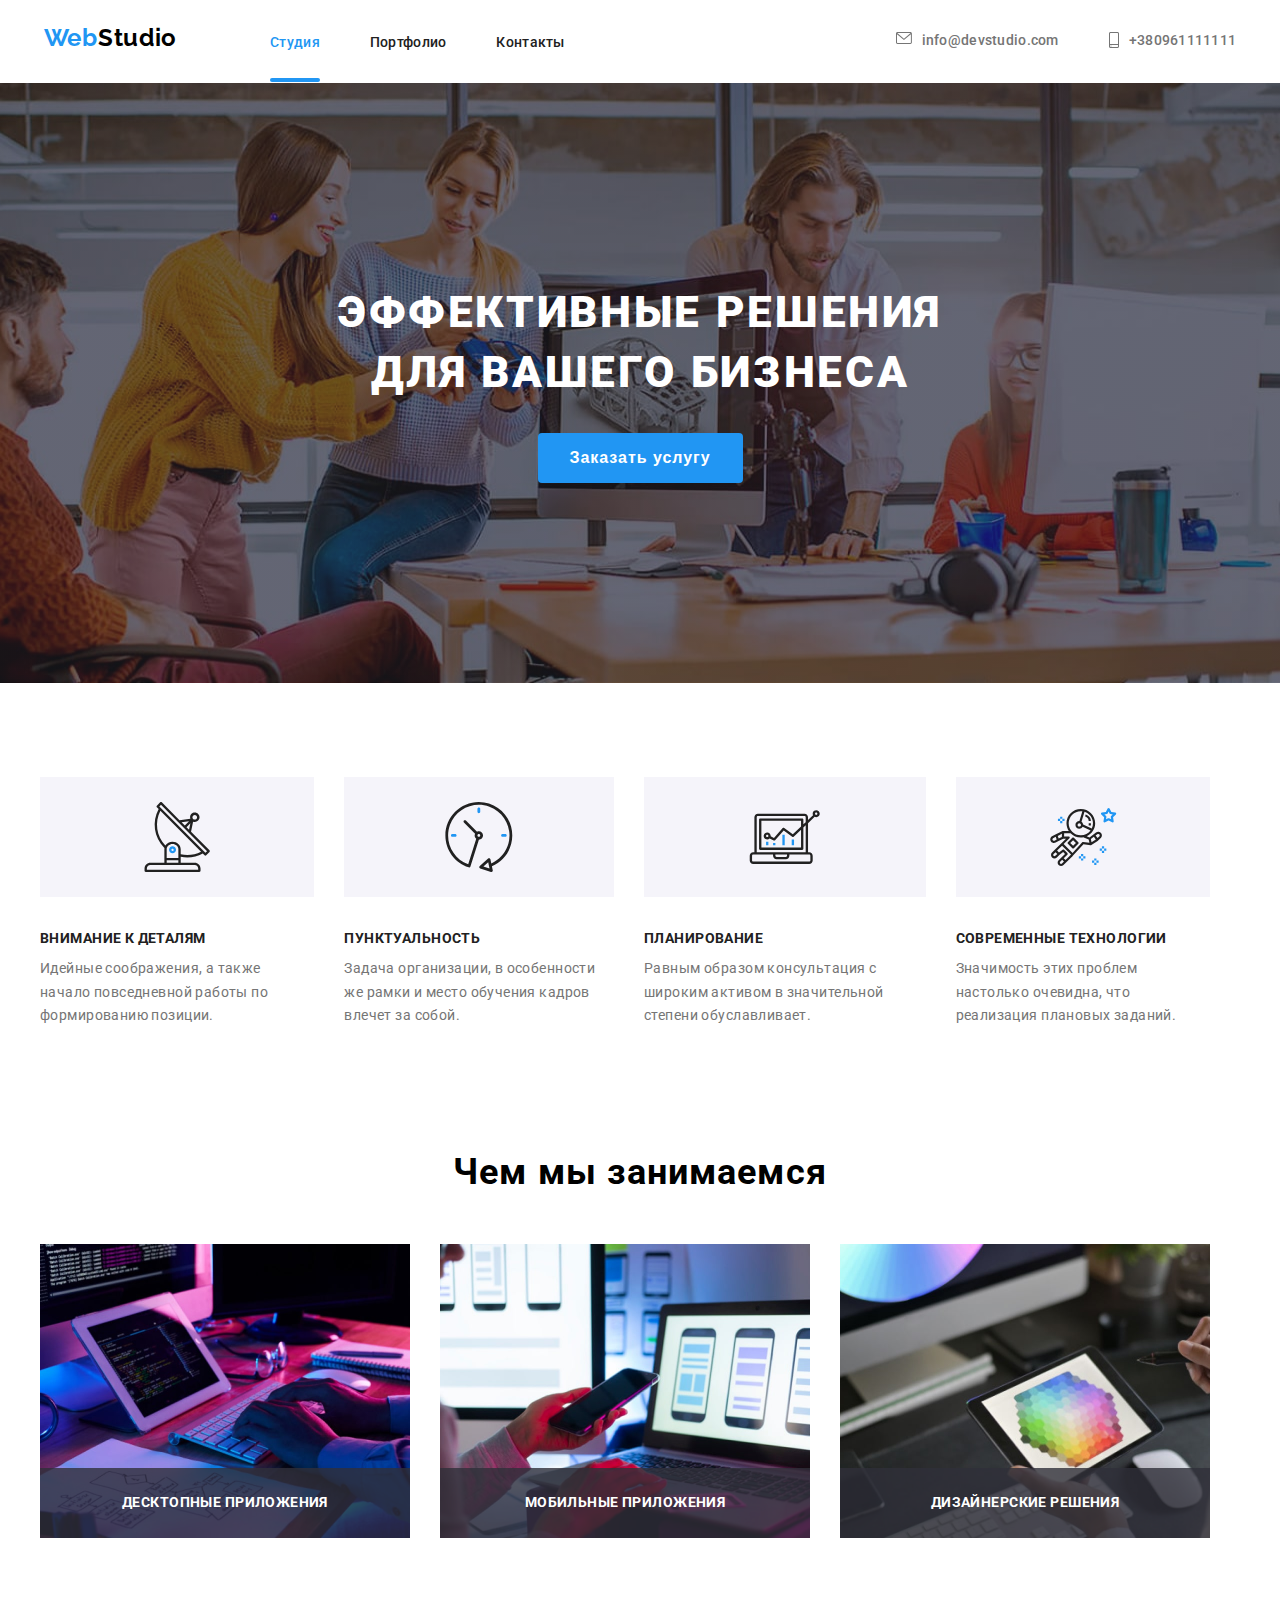
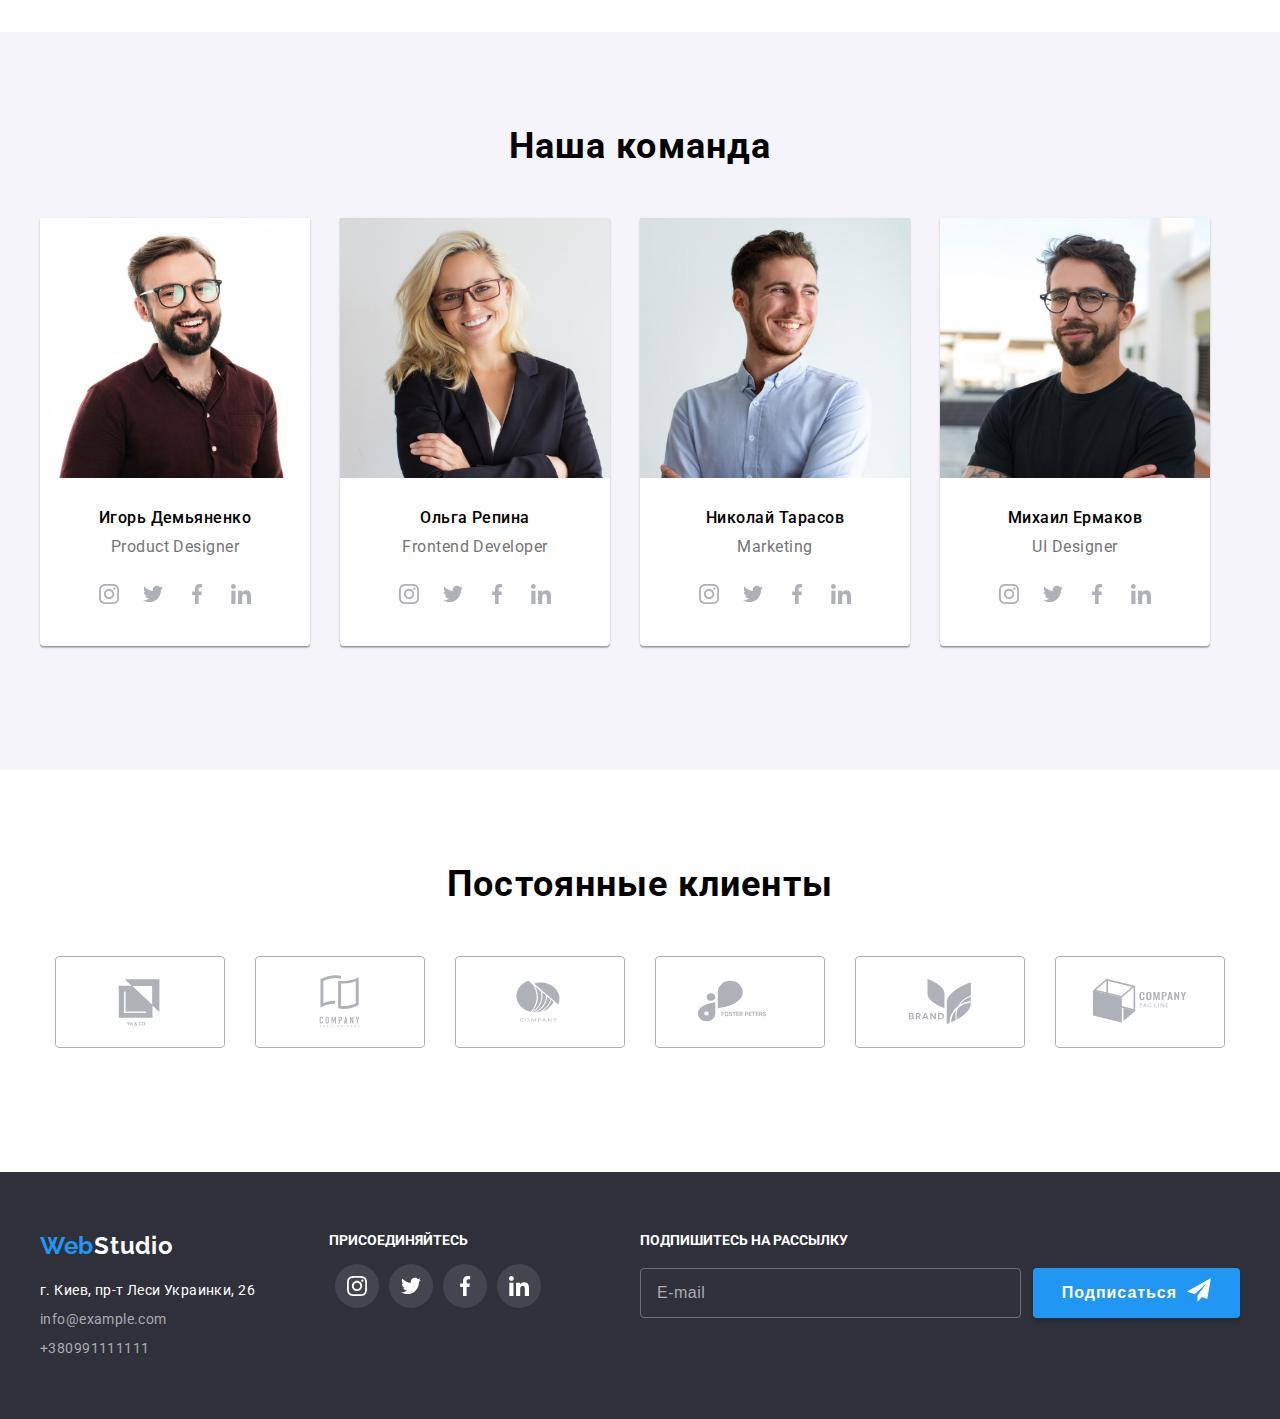
<file: index.html>
<!DOCTYPE html>
<html lang="ru">
    <head>
        <meta charset="UTF-8">
        <meta http-equiv="X-UA-Compatible" content="IE=edge">
        <meta name="viewport" content="width=device-width, initial-scale=1.0">
        <!-- <link rel="stylesheet" href="./css/style.css"> -->
        <link rel="stylesheet" href="./css/main.min.css">
        <link rel="preconnect" href="https://fonts.googleapis.com">
        <link rel="preconnect" href="https://fonts.gstatic.com" crossorigin>
        <link href="https://fonts.googleapis.com/css2?family=Raleway:wght@700&family=Roboto:wght@400;500;700&display=swap"
            rel="stylesheet">
        <title>WebStudio</title>
    </head>
    <body>
        <!-- меню -->
            <header class="navsection flexrow">
                <div class="header__container flexrow">
                    <a class="logo header__logo" href=""><span class="logospecial">Web</span>Studio</a>
                    <button class="menu-open " data-menu-open>
                        <svg class="menu-open__icon">
                            <use href="./images/icons.svg#icon-menu"></use>
                        </svg>
                    </button>
                    <div class="header__menu is-hidden" data-menu>
                        <div class="menu__container">
                                <button type="button" class="close menu-close" data-menu-close>
                                    <svg class="button-close">
                                        <use href="./images/icons.svg#icon-close-black-18dp-2-1">
                                        </use>
                                    </svg>
                                </button>
                                <div class="menu-top">
                                <ul class="list menu-navigation-list">
                                    <li class="menu-navigation-list__item"><a class="link-all current" href="./index.html">Студия</a></li>
                                    <li class="menu-navigation-list__item"><a class="link-all menu-navigation__link" href="./portfolio.html">Портфолио</a></li>
                                    <li class="menu-navigation-list__item"><a class="link-all menu-navigation__link" href="">Контакты</a></li>
                                </ul>
                            </div>
                            <div class="menu-bottom">
                                <ul class="list menu-adress">
                                    <li class="menu-adress__item">
                                        <a class="link-all menu-adress__tel" href="tel:+380961111111">
                                            +380961111111
                                        </a>
                                    </li>
                                    <li class="menu-adress__item">
                                        <a class="link-all menu-adress__mail" href="mailto:info@devstudio.com">
                                            info@devstudio.com
                                        </a>
                                    </li>
                                </ul>
                                <ul class="header-menu__social-list">
                                    <li class="menu-social-list__item"><a class="menu-social__link" href="">Instagam</a></li>
                                    <li class="menu-social-list__item"><a class="menu-social__link" href="">Twitter</a></li>
                                    <li class="menu-social-list__item"><a class="menu-social__link" href="">Facebook</a></li>
                                    <li class="menu-social-list__item"><a class="menu-social__link" href="">Linkedin</a></li>
                                </ul>
                            </div>
                        </div>
                    </div>
                    <nav class="site-nav flexrow">
                        <ul class="list site-list" >
                            <li class="site-list__item"><a class="site-list__link link-all current"  href="./index.html">Студия</a></li>
                            <li class="site-list__item"><a class="site-list__link link-all"  href="./portfolio.html">Портфолио</a></li>
                            <li class="site-list__item"><a class="site-list__link link-all"  href="">Контакты</a></li>
                        </ul>
                    </nav>
                    <ul class="list site-list-adress" >
                        <li class="site-list-adress__item">
                            <a class="site-list-adress__link link-all flexrow"  href="mailto:info@devstudio.com">
                                <svg height="12px" width="16px" class="site-list-adress__icon">
                                    <use href="./images/icons.svg#icon-envelope"></use>
                                </svg>
                                info@devstudio.com
                            </a>
                        </li>
                        <li class="site-list-adress__item">
                            <a class="site-list-adress__link link-all flexrow"  href="tel:+380961111111">
                                <svg height="16px" width="10px" class="site-list-adress__icon adress-icon-smart">
                                    <use href="./images/icons.svg#icon-smartphone"></use>
                                </svg>
                                +380961111111
                            </a>
                        </li>
                    </ul>
                </div>
            </header>
        <main>
            <section class="hero">
                <div class="hero-div">
                    <h1 class="hero-div__text">Эффективные решения для вашего бизнеса</h1>
                    <button class="hero-div__button btn" type="button" data-modal-open>Заказать услугу</button>
                </div>
            </section>
            <!-- плюсы компании -->
            <section class="about">
                <h2 class="hiddenh2">Достоинства</h2>
                <div class="container about__container">
                        <ul class= "list about-list" >
                        <li class="about-list__item">
                            <svg class="about-list__icon">
                                <use href="./images/icons.svg#icon-group-1"></use>
                            </svg>
                            <h3 class="about-list__title">Внимание к деталям</h3>
                            <p class = "about-list__text">Идейные соображения, а также начало повседневной работы по формированию позиции.</p>
                        </li>     
                        <li class="about-list__item">
                            <svg class="about-list__icon">
                                <use href="./images/icons.svg#icon-group-2"></use>
                            </svg>
                            <h3 class="about-list__title">Пунктуальность</h3>
                            <p class = "about-list__text">Задача организации, в особенности же рамки и место обучения кадров влечет за собой.</p>
                        </li>
                        <li class="about-list__item">
                            <svg class="about-list__icon">
                                <use href="./images/icons.svg#icon-group-3"></use>
                            </svg>
                            <h3 class="about-list__title">Планирование</h3>
                            <p class = "about-list__text">Равным образом консультация с широким активом в значительной степени обуславливает.</p>
                        </li>
                        <li class="about-list__item">
                            <svg class="about-list__icon">
                                <use href="./images/icons.svg#icon-group-4"></use>
                            </svg>
                            <h3 class="about-list__title">Современные технологии</h3>
                            <p class = "about-list__text">Значимость этих проблем настолько очевидна, что реализация плановых заданий.</p>
                        </li>
                    </ul>
                </div> 
            </section>
            <!-- Чем мы занимаемся -->
            <section class="whatwedo">
                <div class="container whatwedo__container">
                    <h2 class="whatwedo-title section_title">
                        Чем мы занимаемся
                    </h2>
                    <ul class="list whatwedo-list" >
                        <li class="whatwedo-list__item">
                            <picture>
                                <source srcset="./images/f1@2x.jpg 2x" type="image/jpeg">
                                <img src="./images/f1.jpg" alt="coding" Width="370" height="294">
                            </picture>
                            <div class="whatwedo-overlay">
                                <p class="whatwedo-overlay__text">Десктопные приложения</p>
                            </div>
                        </li>
                        <li class="whatwedo-list__item">
                            <picture>
                                <source srcset="./images/f2@2x.jpg 2x" type="image/jpeg">
                                <img src="./images/f2.jpg" alt="optimizing" Width="370" height="294">
                            </picture>
                            <div class="whatwedo-overlay">
                                <p class="whatwedo-overlay__text">Мобильные приложения</p>
                            </div>
                        </li>
                        <li class="whatwedo-list__item">
                            <picture>
                                <source srcset="./images/f3@2x.jpg 2x" type="image/jpeg">
                                <img src="./images/f3.jpg" alt="disining" Width="370" height="294">
                            </picture>
                            <div class="whatwedo-overlay">
                                <p class="whatwedo-overlay__text">Дизайнерские решения</p>
                            </div>
                        </li>
                    </ul>
                </div>
            </section>
            <section class="team">
                <div class="container team__container">
                    <h2 class="section_title b1 team-section__title">Наша команда</h2>
                    <ul class="list team-list" >
                        <li class="team-list__item">
                            <div class="team-list__imgbord">
                            <picture>
                                <source srcset="./images/d1@2x.jpg 2x" type="image/jpeg">
                                <img class="team-list__img 1x" src="./images/d1.jpg" alt="Игорь Демьяненко" >
                            </picture>
                             <div class="team-list__border-team">
                                    <h3 class="team-list__team-member">Игорь Демьяненко</h3>
                                    <p class="team-list__duty" lang="en">Product Designer</p>
                                    <ul class="list team-list-links">
                                        <li class="team-list-links__item">
                                            <a href="" class="team-list-links__link">
                                                <svg class="team-list-links__icon" height = "20px" width="20px">
                                                    <use href="./images/icons.svg#icon-instagram"></use>
                                                </svg>
                                            </a>
                                        </li>
                                        <li class="team-list-links__item">
                                            <a href="" class="team-list-links__link">
                                                <svg class="team-list-links__icon" height = "20px" width="20px">
                                                    <use href="./images/icons.svg#icon-twitter"></use>
                                                </svg>
                                            </a>
                                        </li>
                                        <li class="team-list-links__item">
                                            <a href="" class="team-list-links__link">
                                                <svg class="team-list-links__icon" height = "20px" width="20px">
                                                    <use href="./images/icons.svg#icon-facebook"></use>
                                                </svg>
                                            </a>
                                        </li>
                                        <li class="team-list-links__item">
                                            <a href="" class="team-list-links__link">
                                                <svg class="team-list-links__icon" height = "20px" width="20px">
                                                    <use href="./images/icons.svg#icon-linkedin"></use>
                                                </svg>
                                            </a>
                                        </li>
                                    </ul>
                                </div>
                            </div>
                        </li>
                        <li class="team-list__item">
                            <div class="team-list__imgbord">
                                <picture>
                                    <source srcset="./images/d2@2x.jpg 2x" type="image/jpeg">
                                    <img class="team-list__img 1x" src="./images/d2.jpg" alt="Ольга Репина">
                                </picture>
                                <div class="team-list__border-team">
                                    <h3 class="team-list__team-member">Ольга Репина</h3>
                                    <p class=team-list__duty lang="en">Frontend Developer</p>
                                    <ul class="list team-list-links">
                                        <li class="team-list-links__item">
                                            <a href="" class="team-list-links__link">
                                                <svg class="team-list-links__icon" height = "20px" width="20px">
                                                    <use href="./images/icons.svg#icon-instagram"></use>
                                                </svg>
                                            </a></li>
                                        <li class="team-list-links__item">
                                            <a href="" class="team-list-links__link">
                                                <svg class="team-list-links__icon" height = "20px" width="20px">
                                                    <use href="./images/icons.svg#icon-twitter"></use>
                                                </svg>
                                            </a></li>
                                        <li class="team-list-links__item">
                                            <a href="" class="team-list-links__link">
                                                <svg class="team-list-links__icon" height = "20px" width="20px">
                                                    <use href="./images/icons.svg#icon-facebook"></use>
                                                </svg>
                                            </a></li>
                                        <li class="team-list-links__item">
                                            <a href="" class="team-list-links__link">
                                                <svg class="team-list-links__icon" height = "20px" width="20px">
                                                    <use href="./images/icons.svg#icon-linkedin"></use>
                                                </svg>
                                            </a></li>
                                    </ul>
                                </div>
                            </div>
                        </li>
                        <li class="team-list__item">
                            <div class="team-list__imgbord">
                                <picture>
                                    <source srcset="./images/d3@2x.jpg 2x" type="image/jpeg">
                                    <img class="team-list__img 1x" src="./images/d3.jpg" alt="Николай Тарасов" >
                                </picture>
                                <div class="team-list__border-team">
                                    <h3 class="team-list__team-member">Николай Тарасов</h3>
                                    <p class=team-list__duty lang="en">Marketing</p>
                                    <ul class="list team-list-links">
                                        <li class="team-list-links__item">
                                            <a href="" class="team-list-links__link">
                                                <svg class="team-list-links__icon" height = "20px" width="20px">
                                                    <use href="./images/icons.svg#icon-instagram"></use>
                                                </svg>
                                            </a>
                                        </li>
                                        <li class="team-list-links__item">
                                            <a href="" class="team-list-links__link">
                                                <svg class="team-list-links__icon" height = "20px" width="20px">
                                                    <use href="./images/icons.svg#icon-twitter"></use>
                                                </svg>
                                            </a>
                                        </li>
                                        <li class="team-list-links__item">
                                            <a href="" class="team-list-links__link">
                                                <svg class="team-list-links__icon" height = "20px" width="20px">
                                                    <use href="./images/icons.svg#icon-facebook"></use>
                                                </svg>
                                            </a>
                                        </li>
                                        <li class="team-list-links__item">
                                            <a href="" class="team-list-links__link">
                                                <svg class="team-list-links__icon" height = "20px" width="20px">
                                                    <use href="./images/icons.svg#icon-linkedin"></use>
                                                </svg>
                                            </a>
                                        </li>
                                    </ul>
                                </div>
                            </div>
                        </li>
                        <li class="team-list__item">
                            <div class="team-list__imgbord">
                                <picture>
                                    <source srcset="./images/d4@2x.jpg 2x" type="image/jpeg">
                                    <img class="team-list__img 1x" src="./images/d4.jpg" alt="Михаил Ермаков" >
                                </picture>
                                <div class="team-list__border-team">
                                    <h3 class="team-list__team-member">Михаил Ермаков</h3>
                                    <p class=team-list__duty>UI Designer</p>
                                    <ul class="list team-list-links">
                                        <li class="team-list-links__item">
                                            <a href="" class="team-list-links__link">
                                                <svg class="team-list-links__icon" height = "20px" width="20px">
                                                    <use href="./images/icons.svg#icon-instagram"></use>
                                                </svg>
                                            </a>
                                        </li>
                                        <li class="team-list-links__item">
                                            <a href="" class="team-list-links__link">
                                                <svg class="team-list-links__icon" height = "20px" width="20px">
                                                    <use href="./images/icons.svg#icon-twitter"></use>
                                                </svg>
                                            </a>
                                        </li>
                                        <li class="team-list-links__item">
                                            <a href="" class="team-list-links__link">
                                                <svg class="team-list-links__icon" height = "20px" width="20px">
                                                    <use href="./images/icons.svg#icon-facebook"></use>
                                                </svg>
                                            </a>
                                        </li>
                                        <li class="team-list-links__item">
                                            <a href="" class="team-list-links__link">
                                                <svg class="team-list-links__icon" height = "20px" width="20px">
                                                    <use href="./images/icons.svg#icon-linkedin"></use>
                                                </svg>
                                            </a>
                                        </li>
                                    </ul>
                                </div>
                            </div>
                        </li>
                    </ul>
                </div>
            </section>
            <section class="clients">
                <div class="container clients__container">
                    <h2 class="section_title clients__title">Постоянные клиенты</h2>
                    <ul class="list clients-list">
                        <li class="clients-list__item">
                            <a class="client-link">
                                <svg class="client-link__logo">
                                    <use href="./images/icons.svg#icon-client-1"></use>
                                </svg>
                            </a>
                        </li>
                        <li class="clients-list__item">
                            <a class="client-link">
                                <svg class="client-link__logo">
                                    <use href="./images/icons.svg#icon-client-2"></use>
                                </svg>
                            </a>
                        </li>
                        <li class="clients-list__item">
                            <a class="client-link">
                                <svg class="client-link__logo">
                                    <use href="./images/icons.svg#icon-client-3"></use>
                                </svg>
                            </a>
                        </li>
                        <li class="clients-list__item">
                            <a class="client-link">
                                <svg class="client-link__logo">
                                    <use href="./images/icons.svg#icon-client-4"></use>
                                </svg>
                            </a>
                        </li>
                        <li class="clients-list__item">
                            <a class="client-link">
                                <svg class="client-link__logo">
                                    <use href="./images/icons.svg#icon-client-5"></use>
                                </svg>
                            </a>
                        </li>
                        <li class="clients-list__item">
                            <a class="client-link">
                                <svg class="client-link__logo">
                                    <use href="./images/icons.svg#icon-client-6"></use>
                                </svg>
                            </a>
                        </li>
                    </ul>
                </div>
            </section>
        </main>
        <footer class="footer">
            <div class="container footer__container">
                <ul class="footer-list-sections">
                    <li class="footer-list-section__one">
                        <a class="footer-logo logo"  href="">
                            <span class="logospecial">Web</span>Studio
                        </a>
                        <address class="footer-address">
                            <a class="footer-adress" href="">г. Киев, пр-т Леси Украинки, 26</a>
                        </address>
                        <ul class="list footer-list-contact" >
                            <li class="footer-list-contact__item"><a class="footer-contact"  href="mailto:info@example.com">info@example.com</a></li>
                            <li class="footer-list-contact__item"><a class="footer-contact"  href="tel:+380991111111">+380991111111</a></li>
                        </ul>
                    </li>
                    <li class="footer-list-section__two">
                        <h3 class="footer-title">Присоединяйтесь</h3>
                        <ul class="footer-social-links">
                            <li class="footer-social-links__item">
                                <a href="" class="footer-social__link">
                                    <svg class="team-social__icon">
                                        <use href="./images/icons.svg#icon-instagram"></use>
                                    </svg>
                                </a>
                            </li>
                            <li class="footer-social-links__item">
                                <a href="" class="footer-social__link">
                                    <svg class="team-social__icon">
                                        <use href="./images/icons.svg#icon-twitter"></use>
                                    </svg>
                                </a>
                            </li>
                            <li class="footer-social-links__item">
                                <a href="" class="footer-social__link">
                                    <svg class="team-social__icon">
                                        <use href="./images/icons.svg#icon-facebook"></use>
                                    </svg>
                                </a>
                            </li>
                            <li class="footer-social-links__item">
                                <a href="" class="footer-social__link">
                                    <svg class="team-social__icon">
                                        <use href="./images/icons.svg#icon-linkedin"></use>
                                    </svg>
                                </a>
                            </li>
                        </ul>
                    </li>
                </ul>
                <div class="footer-section-input">
                    <h3 class="footer-title">Подпишитесь на рассылку</h3>
                    <div class="footer-input-and-button">   
                        <input 
                            class="footer-input" 
                            type="email" 
                            name="mail-footer"
                            placeholder="E-mail">
                        <button class="btn footer-input-button" type="button">
                            Подписаться
                            <svg class="footer-input-button__icon">
                                <use href="./images/icons.svg#icon-send"></use>
                            </svg>
                        </button>
                    </div>
                </div>
            </div>
        </footer>
        
        <div class="backdrop is-hidden" data-modal>
            <div class="modal">
                <button type="button" class="close" data-modal-close>
                    <svg class="button-close modal-close">
                        <use  href="./images/icons.svg#icon-close-black-18dp-2-1">
                        </use>
                    </svg>
                </button>
                <h2 class="modal-h2">Оставьте свои данные, мы вам перезвоним</h2>
                <form action="#" class="online-form">
                    <div class="form-container-input">
                        <label class="modal-label">
                            Имя
                            
                                <input class="modal-input" type="text" name="name">
                                <svg class="input-icon" width= "18px" height = "18px">
                                    <use href="./images/icons.svg#icon-person"></use>
                                </svg>
                            
                            </label>
                    </div>
                    <div class="form-container-input">
                        <label class="modal-label">
                            Телефон
                            
                            <input class="modal-input" type="tel" name="telephone">
                                <svg class="input-icon " width= "18px" height = "18px">
                                    <use href="./images/icons.svg#icon-phone-black-18dp-1"></use>
                                </svg>
                            
                        </label>
                    </div>
                    <div class="form-container-input">
                        <label class="modal-label">
                            Почта
                            
                            <input class="modal-input" type="email" name="mail-model">
                                <svg class="input-icon" width= "18px" height = "18px">
                                    <use href="./images/icons.svg#icon-email-black-18dp-1"></use>
                                </svg>
                            
                        </label>
                    </div>
                    <div class="form-container-input-textarea">
                        <label class="modal-label">
                            Комментарий
                            <textarea placeholder="Комментарий" 
                                    class="modal-input text-area-input"
                                    type="text-area" 
                                    name="textarea"></textarea>
                        </label>
                    </div>
                    <div class="checkbox-div">
                            <input 
                            class="modal-checkbox visually-hidden" 
                            type="checkbox" 
                            name="policy"
                            id="policy">
                        <label for="policy" class="checkbox-text">
                            <span>
                                <svg class="check-icon" width="16px" height="15px">
                                    <use href="./images/icons.svg#icon-galochka"></use>
                                </svg>
                            </span>
                            Соглашаюсь с рассылкой и принимаю <a href="" class="link dogovor-link"> Условия договора</a>
                        </label>
                    </div>
                    <button type="submit" class="btn modal-submit-button">Отправить</button>
                </form>
            </div>
        </div>
        <script src="./js/modal.js"></script>
        <script src="./js/menu.js"></script>
    </body>
</html>
</file>
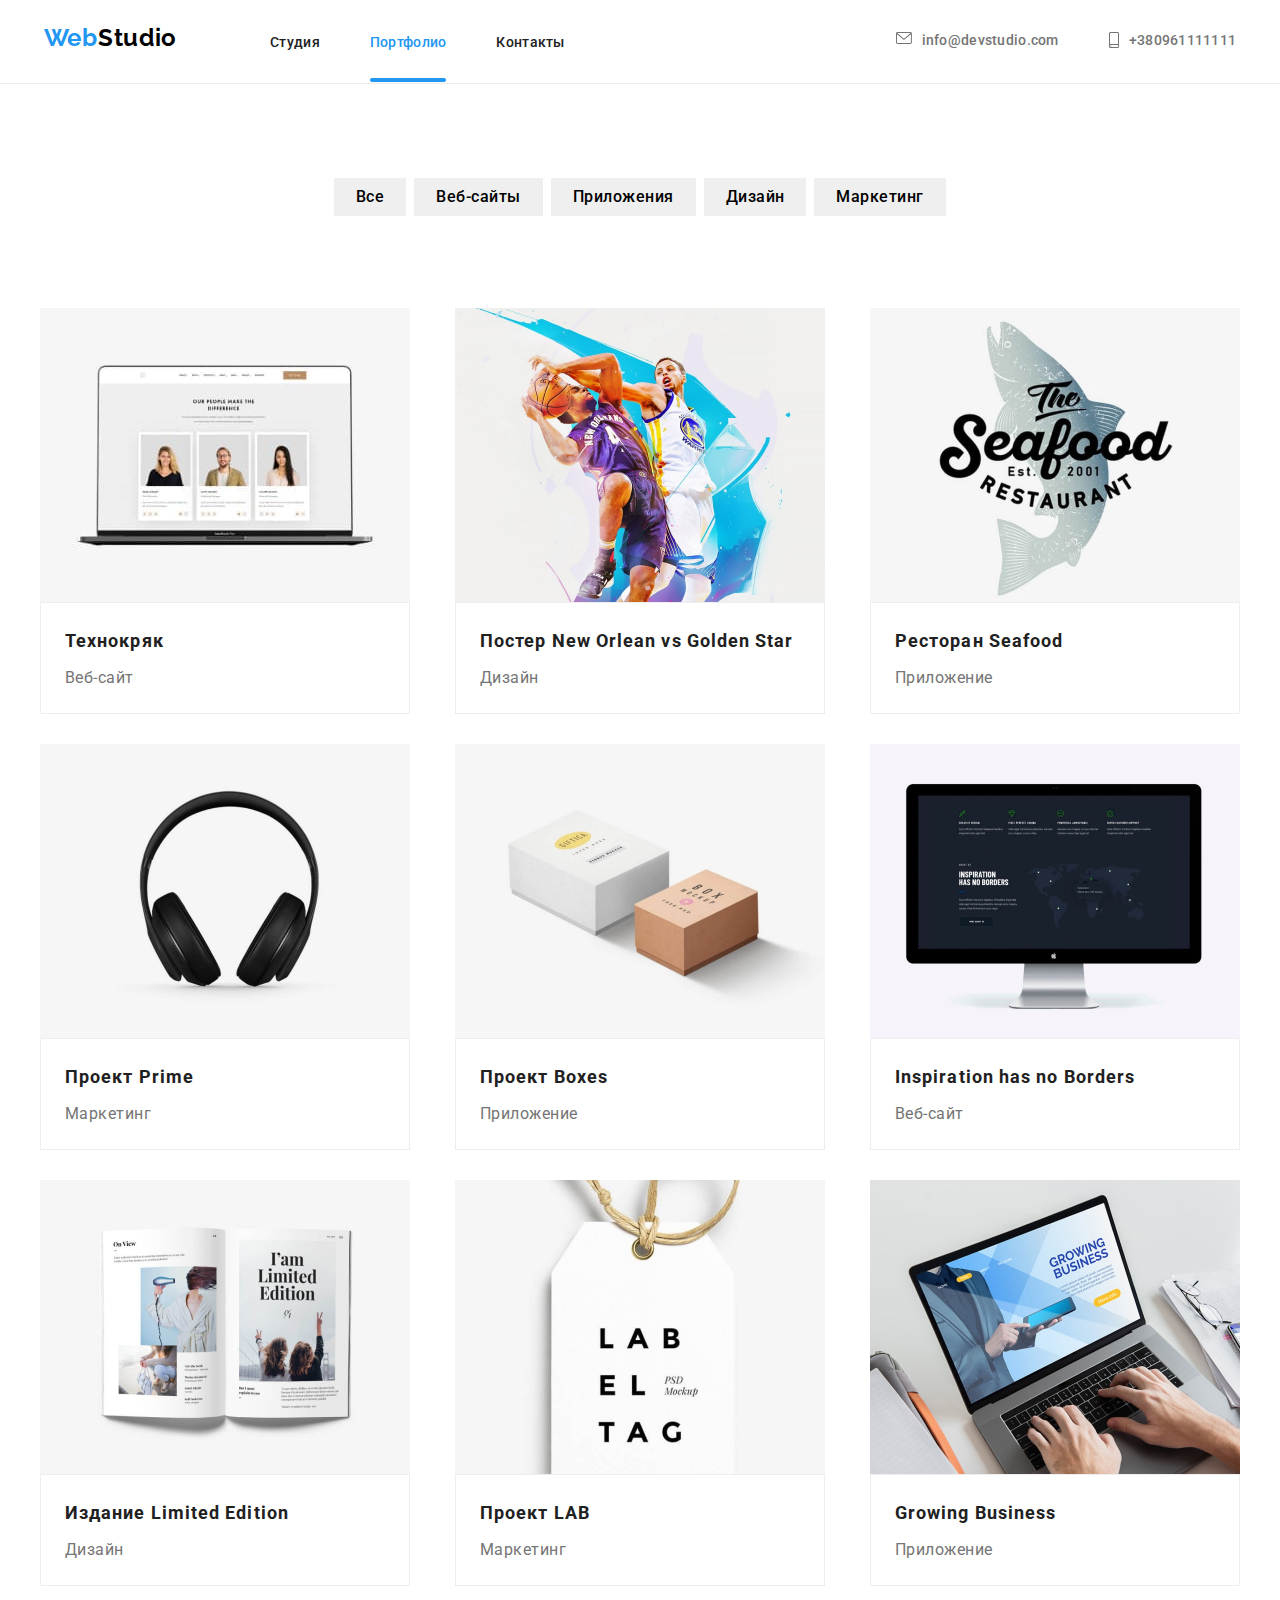
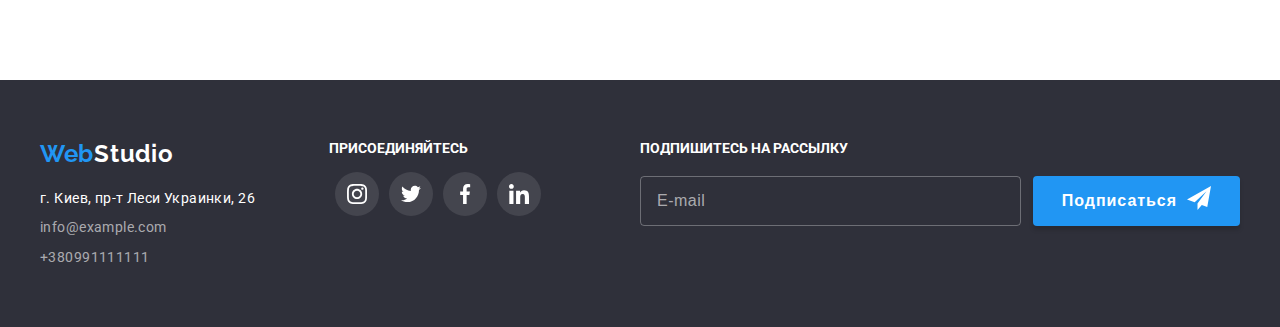
<file: portfolio.html>
<!DOCTYPE html>
<html lang="ru">
    <head>
        <meta charset="UTF-8">
        <meta http-equiv="X-UA-Compatible" content="IE=edge">
        <meta name="viewport" content="width=device-width, initial-scale=1.0">
        <link rel="stylesheet" href="./css/main.min.css">
        <link rel="preconnect" href="https://fonts.googleapis.com">
        <link rel="preconnect" href="https://fonts.gstatic.com" crossorigin>
        <link href="https://fonts.googleapis.com/css2?family=Raleway:wght@700&family=Roboto:wght@400;500;700;900&display=swap"
            rel="stylesheet">
        <title>Document</title>
    </head>
    <body class="portfolio_body">
        <header class="navsection flexrow">
            <div class="header__container flexrow">
                <a class="logo header__logo" href=""><span class="logospecial">Web</span>Studio</a>
                <button class="menu-open " data-menu-open>
                    <svg class="menu-open__icon">
                        <use href="./images/icons.svg#icon-menu"></use>
                    </svg>
                </button>
                <div class="header__menu is-hidden" data-menu>
                    <div class="menu__container">
                        <button type="button" class="close menu-close" data-menu-close>
                            <svg class="button-close">
                                <use href="./images/icons.svg#icon-close-black-18dp-2-1">
                                </use>
                            </svg>
                        </button>
                        <div class="menu-top">
                            <ul class="list menu-navigation-list">
                                <li class="menu-navigation-list__item"><a class="link-all menu-navigation__link"
                                        href="./index.html">Студия</a></li>
                                <li class="menu-navigation-list__item"><a class="link-all current"
                                        href="./portfolio.html">Портфолио</a></li>
                                <li class="menu-navigation-list__item"><a class="link-all menu-navigation__link"
                                        href="">Контакты</a></li>
                            </ul>
                        </div>
                        <div class="menu-bottom">
                            <ul class="list menu-adress">
                                <li class="menu-adress__item">
                                    <a class="link-all menu-adress__tel" href="tel:+380961111111">
                                        +380961111111
                                    </a>
                                </li>
                                <li class="menu-adress__item">
                                    <a class="link-all menu-adress__mail" href="mailto:info@devstudio.com">
                                        info@devstudio.com
                                    </a>
                                </li>
                            </ul>
                            <ul class="header-menu__social-list">
                                <li class="menu-social-list__item"><a class="menu-social__link" href="">Instagam</a></li>
                                <li class="menu-social-list__item"><a class="menu-social__link" href="">Twitter</a></li>
                                <li class="menu-social-list__item"><a class="menu-social__link" href="">Facebook</a></li>
                                <li class="menu-social-list__item"><a class="menu-social__link" href="">Linkedin</a></li>
                            </ul>
                        </div>
                    </div>
                </div>
                <nav class="site-nav flexrow">
                    <ul class="list site-list">
                        <li class="site-list__item"><a class="site-list__link link-all " href="./index.html">Студия</a>
                        </li>
                        <li class="site-list__item"><a class="site-list__link link-all current" href="./portfolio.html">Портфолио</a>
                        </li>
                        <li class="site-list__item"><a class="site-list__link link-all" href="">Контакты</a></li>
                    </ul>
                </nav>
                <ul class="list site-list-adress">
                    <li class="site-list-adress__item">
                        <a class="site-list-adress__link link-all flexrow" href="mailto:info@devstudio.com">
                            <svg height="12px" width="16px" class="site-list-adress__icon">
                                <use href="./images/icons.svg#icon-envelope"></use>
                            </svg>
                            info@devstudio.com
                        </a>
                    </li>
                    <li class="site-list-adress__item">
                        <a class="site-list-adress__link link-all flexrow" href="tel:+380961111111">
                            <svg height="16px" width="10px" class="site-list-adress__icon adress-icon-smart">
                                <use href="./images/icons.svg#icon-smartphone"></use>
                            </svg>
                            +380961111111
                        </a>
                    </li>
                </ul>
            </div>
        </header>
        <section class="examples">
            <h2 class="hiddenh2">Примеры работ</h2>
            <div class="container examples__container-button">
                <ul class="examples-list-button">
                    <li class="examples-list-button__item"><button class="examples-button" type="button">Все</button></li>
                    <li class="examples-list-button__item"><button class="examples-button" type="button">Веб-сайты</button></li>
                    <li class="examples-list-button__item"><button class="examples-button" type="button">Приложения</button></li>
                    <li class="examples-list-button__item"><button class="examples-button" type="button">Дизайн</button></li>
                    <li class="examples-list-button__item"><button class="examples-button" type="button">Маркетинг</button></li>
                </ul>
            </div>
            <div class="container examples__container-projects">
                <ul class="examples-project-list">
                    <li class="examples-project-list__item">
                        <div class="examples-frame-img">
                            <picture>
                                <source srcset="./images/1p-short.jpg 1x, ./images/1p-short@2x.jpg 2x" media="(max-width:767px)">
                                <source srcset="./images/1p.jpg 1x, ./images/1p@2x.jpg 2x" type="image/jpeg">

                                <img src="./images/1p.jpg 1x" alt="технокряк">
                            </picture>
                            <div class="examples-overlay">
                                <p class="text_onimg">Технокряк это современная площадка распространения коронавируса. Компании используют эту платформу для цифрового
                                шпионажа и атак на защищённые сервера конкурентов.</p>
                            </div>
                        </div>
                        <div class="border_img_portfolio">
                            <h3 class="portfolio_name_project">Технокряк</h3>
                            <p class = "portfolio_type_project">Веб-сайт</p>
                        </div>
                    </li>
                    <li class="examples-project-list__item">
                        <div class="examples-frame-img">
                            <picture>
                                <source srcset="./images/2p-short.jpg 1x, ./images/2p-short@2x.jpg 2x" media="(max-width:767px)">
                                <source srcset="./images/2p@2x.jpg 2x" type="image/jpeg">

                                <img src="./images/2p.jpg 1x" alt="Постер">
                            </picture>
                            <div class="examples-overlay">
                            </div>
                        </div>
                        <div class="border_img_portfolio">
                            <h3 class="portfolio_name_project">Постер New Orlean vs Golden Star</h3>
                            <p class = "portfolio_type_project">Дизайн</p>
                        </div>
                    </li>
                    <li class="examples-project-list__item">
                        <div class="examples-frame-img">
                            <picture>
                                <source srcset="./images/3p-short.jpg 1x, ./images/3p-short@2x.jpg 2x" media="(max-width:767px)">
                                <source srcset="./images/3p@2x.jpg 2x" type="image/jpeg">

                                <img src="./images/3p.jpg 1x" alt="Ресторан">
                            </picture>
                            <div class="examples-overlay">
                            </div>
                        </div>
                        <div class="border_img_portfolio">
                            <h3 class="portfolio_name_project">Ресторан Seafood</h3>
                            <p class = "portfolio_type_project">Приложение</p>
                        </div>
                    </li>
                    <li class="examples-project-list__item">
                        <div class="examples-frame-img">
                            <picture>
                                <source srcset="./images/4p-short.jpg 1x, ./images/4p-short@2x.jpg 2x" media="(max-width:767px)">
                                <source srcset="./images/4p@2x.jpg 2x" type="image/jpeg">

                                <img src="./images/4p.jpg 1x" alt="Проект Prime">
                            </picture>
                            <div class="examples-overlay">
                            </div>
                        </div>
                        <div class="border_img_portfolio">
                            <h3 class="portfolio_name_project">Проект Prime</h3>
                            <p class = "portfolio_type_project">Маркетинг</p>
                        </div>
                    </li>
                    <li class="examples-project-list__item">
                        <div class="examples-frame-img">
                            <picture>
                                <source srcset="./images/5p-short.jpg 1x, ./images/5p-short@2x.jpg 2x" media="(max-width:767px)">
                                <source srcset="./images/5p@2x.jpg 2x" type="image/jpeg">

                                <img src="./images/5p.jpg 1x" alt="Проект Boxes">
                            </picture>
                            <div class="examples-overlay">
                            </div>
                        </div>
                        <div class="border_img_portfolio">
                            <h3 class="portfolio_name_project">Проект Boxes</h3>
                            <p class = "portfolio_type_project">Приложение</p>
                        </div>
                    </li>
                    <li class="examples-project-list__item">
                        <div class="examples-frame-img">
                            <picture>
                                <source srcset="./images/6p-short.jpg 1x, ./images/6p-short@2x.jpg 2x" media="(max-width:767px)">
                                <source srcset="./images/6p@2x.jpg 2x" type="image/jpeg">

                                <img src="./images/6p.jpg 1x" alt="Inspiration has no Borders">
                            </picture>
                            <div class="examples-overlay">
                            </div>
                        </div>
                        <div class="border_img_portfolio">
                            <h3 class="portfolio_name_project">Inspiration has no Borders</h3>
                            <p class = "portfolio_type_project">Веб-сайт</p>
                        </div>
                        </li>
                    <li class="examples-project-list__item">
                        <div class="examples-frame-img">
                            <picture>
                                <source srcset="./images/7p-short.jpg 1x,./images/7p-short@2x.jpg 2x" media="(max-width:767px)">
                                <source srcset="./images/7p@2x.jpg 2x" type="image/jpeg">

                                <img src="./images/7p.jpg 1x" alt="Издание Limited Edition">
                            </picture>
                            <div class="examples-overlay">
                            </div>
                        </div>
                        <div class="border_img_portfolio">
                            <h3 class="portfolio_name_project">Издание Limited Edition</h3>
                            <p class = "portfolio_type_project">Дизайн</p>
                        </div>
                    </li>
                    <li class="examples-project-list__item">
                        <div class="examples-frame-img">
                            <picture>
                                <source srcset="./images/8p-short.jpg 1x, ./images/8p-short@2x.jpg 2x" media="(max-width:767px)">
                                <source srcset="./images/8p@2x.jpg 2x" type="image/jpeg">

                                <img src="./images/8p.jpg 1x" alt="Проект LAB">
                            </picture>
                            <div class="examples-overlay">
                            </div>
                        </div>
                        <div class="border_img_portfolio">
                            <h3 class="portfolio_name_project">Проект LAB</h3>
                            <p class = "portfolio_type_project">Маркетинг</p>
                        </div>
                    </li>
                    <li class="examples-project-list__item">
                        <div class="examples-frame-img">
                            <picture>
                                <source srcset="./images/9p-short.jpg 1x, ./images/9p-short@2x.jpg 2x" media="(max-width:767px)">
                                <source srcset="./images/9p@2x.jpg 2x" type="image/jpeg">

                                <img src="./images/9p.jpg 1x" alt="Growing Business">
                            </picture>
                            <div class="examples-overlay">
                            </div>
                        </div>
                        <div class="border_img_portfolio">
                            <h3 class="portfolio_name_project">Growing Business</h3>
                            <p class = "portfolio_type_project">Приложение</p>
                        </div>
                    </li>
                </ul>
            </div>
        </section>
        <footer class="footer">
            <div class="container footer__container">
                <ul class="footer-list-sections">
                    <li class="footer-list-section__one">
                        <a class="footer-logo logo" href="">
                            <span class="logospecial">Web</span>Studio
                        </a>
                        <address class="footer-address">
                            <a class="footer-adress" href="">г. Киев, пр-т Леси Украинки, 26</a>
                        </address>
                        <ul class="list footer-list-contact">
                            <li class="footer-list-contact__item"><a class="footer-contact"
                                    href="mailto:info@example.com">info@example.com</a></li>
                            <li class="footer-list-contact__item"><a class="footer-contact"
                                    href="tel:+380991111111">+380991111111</a></li>
                        </ul>
                    </li>
                    <li class="footer-list-section__two">
                        <h3 class="footer-title">Присоединяйтесь</h3>
                        <ul class="footer-social-links">
                            <li class="footer-social-links__item">
                                <a href="" class="footer-social__link">
                                    <svg class="team-social__icon">
                                        <use href="./images/icons.svg#icon-instagram"></use>
                                    </svg>
                                </a>
                            </li>
                            <li class="footer-social-links__item">
                                <a href="" class="footer-social__link">
                                    <svg class="team-social__icon">
                                        <use href="./images/icons.svg#icon-twitter"></use>
                                    </svg>
                                </a>
                            </li>
                            <li class="footer-social-links__item">
                                <a href="" class="footer-social__link">
                                    <svg class="team-social__icon">
                                        <use href="./images/icons.svg#icon-facebook"></use>
                                    </svg>
                                </a>
                            </li>
                            <li class="footer-social-links__item">
                                <a href="" class="footer-social__link">
                                    <svg class="team-social__icon">
                                        <use href="./images/icons.svg#icon-linkedin"></use>
                                    </svg>
                                </a>
                            </li>
                        </ul>
                    </li>
                </ul>
                <div class="footer-section-input">
                    <h3 class="footer-title">Подпишитесь на рассылку</h3>
                    <div class="footer-input-and-button">
                        <input class="footer-input" type="email" name="mail-footer" placeholder="E-mail">
                        <button class="btn footer-input-button" type="button">
                            Подписаться
                            <svg class="footer-input-button__icon">
                                <use href="./images/icons.svg#icon-send"></use>
                            </svg>
                        </button>
                    </div>
                </div>
            </div>
        </footer>
        <script src="./js/menu.js"></script>
    </body>
</html>
</file>
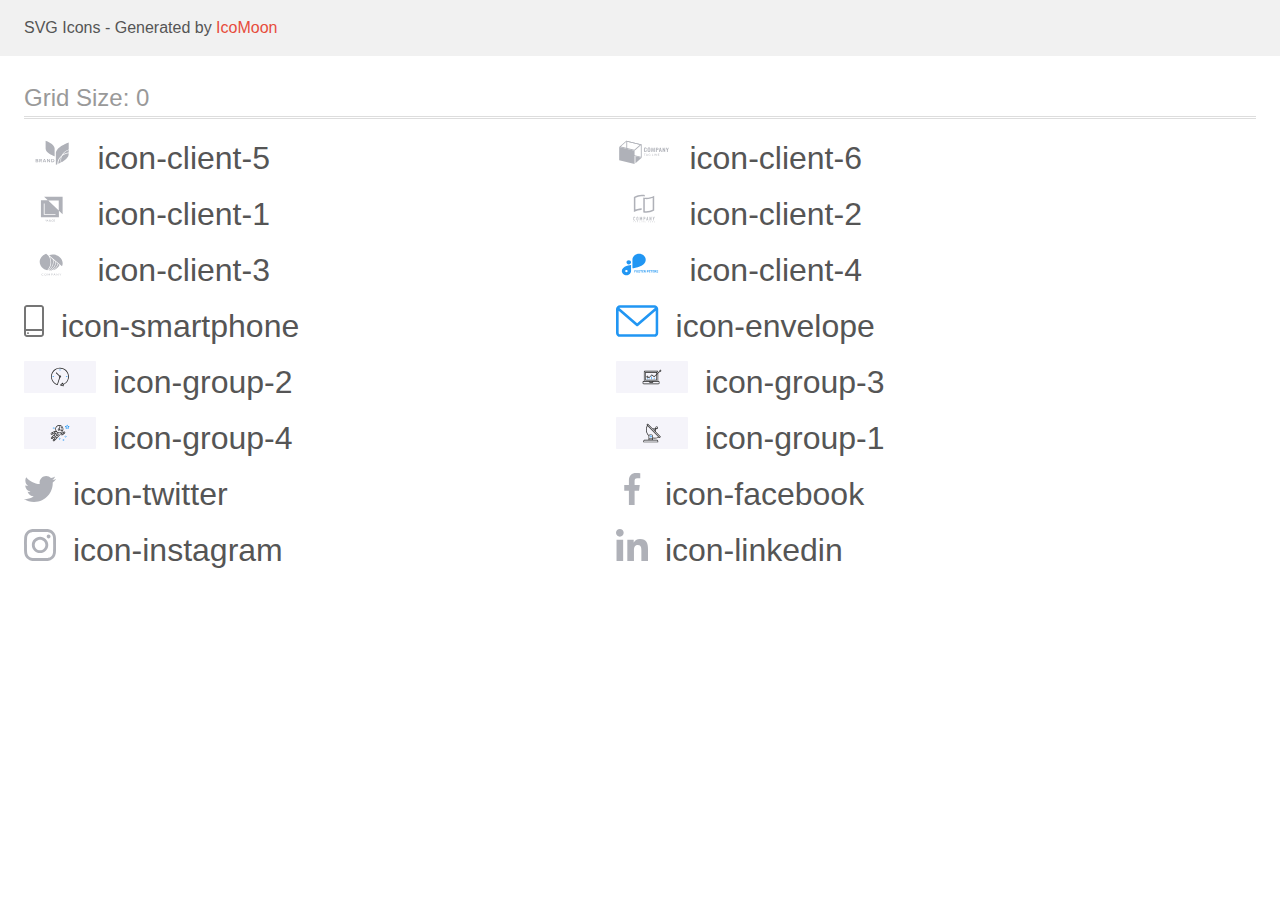
<file: images/icomoon(1)/demo.html>
<!doctype html>
<html>
<head>
    <title>IcoMoon - SVG Icons</title>
    <meta charset="utf-8">
    <meta name="viewport" content="width=device-width, initial-scale=1">
    <link rel="stylesheet" href="demo-files/demo.css">
    <link rel="stylesheet" href="style.css">
</head>
<body>
<svg aria-hidden="true" style="position: absolute; width: 0; height: 0; overflow: hidden;" version="1.1" xmlns="http://www.w3.org/2000/svg" xmlns:xlink="http://www.w3.org/1999/xlink">
<defs>
<symbol id="icon-client-5" viewBox="0 0 57 32">
<path fill="#afb1b8" style="fill: var(--color1, #afb1b8)" d="M14.27 23.859c0.13 0.147 0.199 0.332 0.196 0.521 0.007 0.123-0.017 0.247-0.070 0.361s-0.132 0.216-0.233 0.297c-0.252 0.175-0.565 0.26-0.881 0.24h-1.549v-3.302h1.517c0.299-0.018 0.596 0.059 0.84 0.219 0.098 0.075 0.176 0.17 0.227 0.277s0.074 0.224 0.068 0.341c0.009 0.182-0.054 0.361-0.176 0.505-0.118 0.131-0.28 0.222-0.462 0.258 0.205 0.034 0.391 0.134 0.523 0.282zM12.454 23.36h0.648c0.147 0.010 0.294-0.029 0.412-0.11 0.049-0.040 0.087-0.090 0.111-0.146s0.034-0.116 0.028-0.176c0.005-0.060-0.005-0.12-0.029-0.175s-0.061-0.106-0.108-0.147c-0.122-0.083-0.273-0.123-0.425-0.111h-0.638v0.866zM13.578 24.627c0.052-0.041 0.093-0.093 0.12-0.151s0.038-0.121 0.034-0.184c0.004-0.064-0.008-0.127-0.035-0.186s-0.069-0.111-0.121-0.153c-0.127-0.086-0.283-0.128-0.44-0.119h-0.68v0.908h0.689c0.155 0.008 0.309-0.032 0.435-0.114z"></path>
<path fill="#afb1b8" style="fill: var(--color1, #afb1b8)" d="M17.371 25.278l-0.844-1.291h-0.317v1.291h-0.726v-3.302h1.374c0.346-0.022 0.689 0.078 0.957 0.281 0.192 0.179 0.308 0.415 0.327 0.666s-0.061 0.499-0.224 0.7c-0.17 0.178-0.401 0.296-0.655 0.336l0.898 1.32h-0.789zM16.21 23.538h0.594c0.412 0 0.618-0.167 0.618-0.5 0.004-0.068-0.007-0.136-0.033-0.2s-0.066-0.122-0.118-0.171c-0.13-0.099-0.298-0.147-0.467-0.134h-0.601l0.007 1.005z"></path>
<path fill="#afb1b8" style="fill: var(--color1, #afb1b8)" d="M21.339 24.614h-1.446l-0.255 0.665h-0.761l1.328-3.265h0.823l1.323 3.265h-0.761l-0.25-0.665zM21.145 24.114l-0.529-1.394-0.529 1.394h1.057z"></path>
<path fill="#afb1b8" style="fill: var(--color1, #afb1b8)" d="M26.305 25.278h-0.721l-1.616-2.245v2.245h-0.719v-3.302h0.719l1.616 2.258v-2.258h0.721v3.302z"></path>
<path fill="#afb1b8" style="fill: var(--color1, #afb1b8)" d="M30.417 24.488c-0.149 0.249-0.376 0.452-0.652 0.582-0.314 0.145-0.662 0.217-1.013 0.208h-1.283v-3.302h1.283c0.351-0.008 0.698 0.061 1.013 0.203 0.276 0.127 0.503 0.328 0.652 0.576 0.148 0.269 0.226 0.565 0.226 0.866s-0.077 0.598-0.226 0.866zM29.593 24.409c0.206-0.219 0.319-0.499 0.319-0.788s-0.113-0.569-0.319-0.788c-0.249-0.199-0.573-0.3-0.902-0.281h-0.5v2.137h0.5c0.329 0.019 0.654-0.082 0.902-0.281z"></path>
<path fill="#afb1b8" style="fill: var(--color1, #afb1b8)" d="M21.79 3.609c0 0 9.301 3.215 9.103 7.867v7.869c0 0-9.294-3.217-9.1-7.869l-0.004-7.867z"></path>
<path fill="#afb1b8" style="fill: var(--color1, #afb1b8)" d="M39.179 17.503c1.757-1.107 3.788-1.792 5.909-1.994v-2.463c-2.444 0.862-4.517 2.426-5.909 4.457z"></path>
<path fill="#afb1b8" style="fill: var(--color1, #afb1b8)" d="M38.124 18.245c1.438-2.651 3.93-4.696 6.964-5.715v-7.098c0 0-13.245 4.58-12.965 11.205v11.203c0 0 0.59-0.205 1.519-0.589 0-0.358 0-0.719 0.042-1.082 0.274-3.076 1.871-5.926 4.44-7.924z"></path>
<path fill="#afb1b8" style="fill: var(--color1, #afb1b8)" d="M36.864 22.407c0.070-0.777 0.225-1.546 0.463-2.294-1.599 1.725-2.568 3.866-2.77 6.122-0.019 0.213-0.030 0.426-0.035 0.645 0.752-0.331 1.628-0.744 2.548-1.229-0.235-1.067-0.304-2.159-0.206-3.244z"></path>
<path fill="#afb1b8" style="fill: var(--color1, #afb1b8)" d="M37.391 22.447c-0.088 0.982-0.033 1.969 0.164 2.938 3.619-1.983 7.685-5.046 7.528-8.748v-0.323c-2.585 0.265-5.004 1.3-6.885 2.946-0.44 1.020-0.712 2.094-0.807 3.188z"></path>
</symbol>
<symbol id="icon-client-6" viewBox="0 0 57 32">
<path fill="#afb1b8" style="fill: var(--color1, #afb1b8)" d="M28.493 14.618c-0.236-0.315-0.349-0.686-0.323-1.061v-1.538c0-0.471 0.107-0.83 0.321-1.075s0.581-0.367 1.102-0.366c0.489 0 0.836 0.104 1.042 0.313 0.224 0.266 0.333 0.592 0.308 0.92v0.361h-0.875v-0.366c0.003-0.12-0.005-0.24-0.025-0.358-0.013-0.081-0.057-0.156-0.125-0.213-0.090-0.061-0.203-0.091-0.317-0.083-0.12-0.008-0.239 0.024-0.333 0.088-0.076 0.063-0.127 0.145-0.145 0.235-0.025 0.126-0.037 0.253-0.034 0.38v1.866c-0.014 0.18 0.025 0.36 0.112 0.524 0.044 0.055 0.104 0.099 0.175 0.127s0.149 0.038 0.226 0.029c0.112 0.008 0.223-0.022 0.31-0.084 0.071-0.061 0.117-0.141 0.13-0.227 0.020-0.124 0.030-0.249 0.027-0.374v-0.379h0.875v0.346c0.025 0.342-0.082 0.682-0.303 0.967-0.201 0.228-0.544 0.343-1.047 0.343s-0.884-0.122-1.1-0.375z"></path>
<path fill="#afb1b8" style="fill: var(--color1, #afb1b8)" d="M32.137 14.633c-0.221-0.239-0.332-0.588-0.332-1.050v-1.617c0-0.457 0.11-0.802 0.332-1.037s0.591-0.351 1.109-0.35c0.515 0 0.882 0.117 1.103 0.35 0.221 0.235 0.333 0.58 0.333 1.037v1.617c0 0.457-0.112 0.807-0.337 1.048s-0.591 0.361-1.1 0.361c-0.509 0-0.886-0.122-1.109-0.36zM33.654 14.245c0.079-0.15 0.115-0.314 0.105-0.479v-1.98c0.010-0.161-0.025-0.322-0.103-0.469-0.044-0.057-0.106-0.101-0.179-0.129s-0.152-0.037-0.231-0.027c-0.079-0.009-0.159 0-0.231 0.028s-0.135 0.072-0.18 0.129c-0.080 0.146-0.116 0.308-0.105 0.469v1.99c-0.011 0.165 0.025 0.329 0.105 0.479 0.051 0.050 0.114 0.091 0.185 0.119s0.147 0.042 0.225 0.042c0.078 0 0.154-0.014 0.225-0.042s0.134-0.068 0.185-0.119v-0.009z"></path>
<path fill="#afb1b8" style="fill: var(--color1, #afb1b8)" d="M35.735 10.626h0.942l0.708 2.984 0.725-2.984h0.917l0.092 4.308h-0.678l-0.072-2.994-0.699 2.994h-0.544l-0.725-3.005-0.067 3.005h-0.685l0.085-4.308z"></path>
<path fill="#afb1b8" style="fill: var(--color1, #afb1b8)" d="M40.176 10.626h1.468c0.846 0 1.268 0.408 1.268 1.223 0 0.781-0.445 1.171-1.335 1.17h-0.5v1.915h-0.906l0.005-4.308zM41.43 12.467c0.090 0.010 0.18 0.003 0.266-0.021s0.165-0.063 0.232-0.115c0.104-0.146 0.15-0.316 0.13-0.486 0.005-0.131-0.010-0.263-0.044-0.391-0.013-0.043-0.036-0.083-0.067-0.118s-0.070-0.065-0.114-0.087c-0.126-0.052-0.265-0.076-0.404-0.069h-0.352v1.287h0.352z"></path>
<path fill="#afb1b8" style="fill: var(--color1, #afb1b8)" d="M44.218 10.626h0.973l0.998 4.308h-0.844l-0.197-0.993h-0.868l-0.203 0.993h-0.857l0.998-4.308zM45.050 13.441l-0.339-1.808-0.339 1.808h0.678z"></path>
<path fill="#afb1b8" style="fill: var(--color1, #afb1b8)" d="M46.996 10.626h0.634l1.214 2.457v-2.457h0.752v4.308h-0.603l-1.221-2.565v2.565h-0.777l0.002-4.308z"></path>
<path fill="#afb1b8" style="fill: var(--color1, #afb1b8)" d="M51.357 13.291l-1.009-2.659h0.85l0.616 1.708 0.578-1.708h0.832l-0.997 2.659v1.642h-0.87v-1.642z"></path>
<path fill="#afb1b8" style="fill: var(--color1, #afb1b8)" d="M29.892 16.817v0.225h-0.739v1.75h-0.31v-1.75h-0.743v-0.225h1.792z"></path>
<path fill="#afb1b8" style="fill: var(--color1, #afb1b8)" d="M32.209 18.793h-0.239c-0.024 0.001-0.048-0.005-0.067-0.019-0.018-0.011-0.032-0.027-0.040-0.045l-0.214-0.469h-1.026l-0.214 0.469c-0.006 0.020-0.017 0.038-0.033 0.053-0.019 0.013-0.043 0.020-0.067 0.019h-0.239l0.906-1.976h0.315l0.917 1.968zM30.709 18.059h0.855l-0.362-0.804c-0.027-0.061-0.049-0.123-0.067-0.186-0.013 0.038-0.024 0.073-0.034 0.105l-0.033 0.083-0.359 0.802z"></path>
<path fill="#afb1b8" style="fill: var(--color1, #afb1b8)" d="M33.771 18.599c0.057 0.003 0.114 0.003 0.17 0 0.049-0.004 0.097-0.012 0.145-0.023 0.044-0.009 0.088-0.021 0.13-0.036 0.040-0.014 0.080-0.031 0.121-0.048v-0.444h-0.362c-0.009 0-0.018-0.001-0.026-0.003s-0.016-0.007-0.023-0.012c-0.006-0.004-0.011-0.010-0.014-0.016s-0.005-0.013-0.004-0.020v-0.152h0.703v0.757c-0.057 0.035-0.118 0.067-0.181 0.094-0.065 0.028-0.132 0.050-0.201 0.067-0.074 0.019-0.15 0.032-0.227 0.041-0.088 0.008-0.176 0.013-0.264 0.012-0.156 0.001-0.311-0.024-0.457-0.073-0.136-0.047-0.259-0.117-0.362-0.206-0.101-0.090-0.18-0.196-0.234-0.313-0.057-0.131-0.085-0.27-0.083-0.41-0.002-0.141 0.026-0.281 0.082-0.413 0.052-0.117 0.132-0.224 0.234-0.313 0.103-0.089 0.227-0.159 0.362-0.205 0.155-0.050 0.32-0.075 0.486-0.074 0.084-0 0.169 0.006 0.252 0.017 0.074 0.010 0.146 0.027 0.216 0.050 0.063 0.021 0.124 0.047 0.181 0.078 0.056 0.031 0.108 0.065 0.158 0.103l-0.087 0.122c-0.007 0.011-0.017 0.021-0.029 0.027s-0.027 0.010-0.041 0.010c-0.020-0.001-0.040-0.006-0.056-0.016-0.027-0.013-0.056-0.028-0.089-0.047-0.038-0.021-0.079-0.039-0.121-0.053-0.054-0.019-0.11-0.033-0.167-0.044-0.076-0.012-0.153-0.018-0.23-0.017-0.12-0.001-0.238 0.017-0.35 0.055-0.101 0.035-0.192 0.088-0.266 0.156-0.075 0.071-0.132 0.155-0.169 0.246-0.081 0.214-0.081 0.445 0 0.659 0.040 0.093 0.101 0.178 0.181 0.249 0.074 0.068 0.164 0.121 0.265 0.156 0.115 0.034 0.237 0.047 0.359 0.039z"></path>
<path fill="#afb1b8" style="fill: var(--color1, #afb1b8)" d="M36.659 18.567h0.989v0.225h-1.292v-1.976h0.31l-0.007 1.75z"></path>
<path fill="#afb1b8" style="fill: var(--color1, #afb1b8)" d="M38.678 18.792h-0.31v-1.976h0.31v1.976z"></path>
<path fill="#afb1b8" style="fill: var(--color1, #afb1b8)" d="M39.83 16.826c0.018 0.009 0.034 0.021 0.047 0.036l1.324 1.489c-0.002-0.023-0.002-0.047 0-0.070 0-0.022 0-0.044 0-0.064v-1.408h0.27v1.984h-0.156c-0.023 0.002-0.046-0.002-0.067-0.011-0.019-0.010-0.035-0.023-0.049-0.038l-1.323-1.488c0 0.023 0 0.045 0 0.067s0 0.042 0 0.061v1.408h-0.259v-1.976h0.161c0.017 0 0.035 0.003 0.051 0.009z"></path>
<path fill="#afb1b8" style="fill: var(--color1, #afb1b8)" d="M43.753 16.817v0.217h-1.098v0.652h0.89v0.21h-0.89v0.674h1.098v0.217h-1.417v-1.971h1.417z"></path>
<path fill="#afb1b8" style="fill: var(--color1, #afb1b8)" d="M11.286 4.616l13.757 3.372v11.818l-13.757-3.371v-11.819zM10.404 3.609v13.401l15.52 3.806v-13.399l-15.52-3.807z"></path>
<path fill="#afb1b8" style="fill: var(--color1, #afb1b8)" d="M18.722 27.036l-15.522-3.809v-13.399l15.522 3.807v13.401z"></path>
<path fill="#afb1b8" style="fill: var(--color1, #afb1b8)" d="M10.661 4.465l13.578 3.33-5.774 4.987-13.58-3.332 5.776-4.985zM10.404 3.609l-7.204 6.219 15.522 3.807 7.202-6.219-15.52-3.807z"></path>
<path fill="#afb1b8" style="fill: var(--color1, #afb1b8)" d="M19.595 26.282l6.329-5.465-6.329-1.553v7.018z"></path>
</symbol>
<symbol id="icon-client-1" viewBox="0 0 57 32">
<path fill="#afb1b8" style="fill: var(--color1, #afb1b8)" d="M20.267 3.733l3.738 3.538-6.938-0.004v17.166h18.133v-6.564l3.733 3.534v-17.671h-18.667zM35.036 17.455l-10.597-10.032h10.597v10.032zM31.746 21.923h-11.81v-11.545h0.835v10.764h10.975v0.782zM22.725 26.72l-0.436 0.898-0.436-0.898h-0.366l0.637 1.198v0.698h0.331v-0.698l0.635-1.198h-0.365zM23.273 28.615l0.154-0.441h0.734l0.155 0.441h0.344l-0.717-1.896h-0.296l-0.716 1.896h0.342zM23.794 27.122l0.275 0.786h-0.549l0.275-0.786zM25.531 27.863c-0.048 0.073-0.072 0.153-0.072 0.241 0 0.16 0.056 0.29 0.168 0.389s0.263 0.148 0.451 0.148 0.349-0.051 0.484-0.152l0.107 0.126h0.367l-0.279-0.329c0.109-0.149 0.164-0.341 0.164-0.574h-0.275c0 0.128-0.026 0.243-0.079 0.348l-0.366-0.432 0.129-0.094c0.091-0.066 0.157-0.132 0.197-0.198s0.060-0.14 0.060-0.219c0-0.12-0.044-0.22-0.133-0.301s-0.201-0.122-0.339-0.122c-0.153 0-0.274 0.043-0.365 0.13s-0.135 0.203-0.135 0.352c0 0.061 0.014 0.124 0.043 0.189s0.081 0.144 0.155 0.237c-0.141 0.101-0.235 0.188-0.283 0.262zM26.386 28.282c-0.093 0.071-0.193 0.107-0.299 0.107-0.095 0-0.17-0.027-0.227-0.082s-0.085-0.126-0.085-0.214c0-0.102 0.052-0.192 0.156-0.271l0.040-0.029 0.414 0.488zM26.046 27.442c-0.089-0.11-0.134-0.202-0.134-0.275 0-0.063 0.018-0.116 0.055-0.158s0.085-0.063 0.147-0.063c0.057 0 0.105 0.018 0.142 0.053s0.056 0.077 0.056 0.126c0 0.075-0.027 0.136-0.081 0.184l-0.040 0.033-0.145 0.099zM29.132 28.472c0.13-0.114 0.205-0.272 0.224-0.474h-0.328c-0.017 0.135-0.059 0.232-0.124 0.29s-0.162 0.087-0.292 0.087c-0.142 0-0.249-0.054-0.323-0.161s-0.109-0.264-0.109-0.469v-0.168c0.002-0.202 0.041-0.355 0.117-0.46s0.188-0.158 0.331-0.158c0.123 0 0.217 0.030 0.28 0.091s0.104 0.158 0.12 0.294h0.328c-0.021-0.207-0.095-0.368-0.223-0.482s-0.296-0.171-0.505-0.171c-0.155 0-0.293 0.037-0.411 0.111s-0.209 0.179-0.272 0.315c-0.063 0.136-0.095 0.294-0.095 0.473v0.177c0.003 0.174 0.035 0.328 0.098 0.46s0.151 0.234 0.266 0.306c0.115 0.071 0.249 0.107 0.4 0.107 0.216 0 0.389-0.056 0.52-0.169zM31.068 28.206c0.064-0.141 0.096-0.304 0.096-0.49v-0.105c-0.001-0.185-0.034-0.347-0.099-0.486s-0.158-0.247-0.277-0.32c-0.119-0.075-0.256-0.112-0.41-0.112s-0.292 0.038-0.411 0.113c-0.119 0.075-0.211 0.183-0.277 0.324s-0.098 0.305-0.098 0.49v0.107c0.001 0.181 0.034 0.342 0.099 0.48s0.159 0.246 0.279 0.322c0.121 0.075 0.258 0.112 0.411 0.112 0.155 0 0.293-0.037 0.411-0.112s0.212-0.183 0.276-0.323zM30.716 27.135c0.080 0.112 0.12 0.273 0.12 0.483v0.099c0 0.214-0.040 0.376-0.119 0.487s-0.19 0.167-0.336 0.167c-0.144 0-0.257-0.057-0.339-0.171s-0.121-0.275-0.121-0.483v-0.109c0.002-0.204 0.043-0.362 0.122-0.473s0.192-0.168 0.335-0.168c0.146 0 0.258 0.056 0.337 0.168z"></path>
</symbol>
<symbol id="icon-client-2" viewBox="0 0 57 32">
<path fill="#afb1b8" style="fill: var(--color1, #afb1b8)" d="M26.727 3.165h-0.073c-0.112-0.007-0.224-0.010-0.336-0.012v0h-0.243c-0.212 0-0.428 0.005-0.642 0.016-0.016-0.001-0.032-0.001-0.049 0-1.944 0.11-3.848 0.596-5.609 1.431l-0.231 0.111v11.809l0.54-0.183c0.474-0.163 0.978-0.309 1.5-0.445 1.411-0.362 2.861-0.555 4.317-0.574v1.551c-0.193 0.001-0.38 0.007-0.568 0.016h-0.045c-1.121 0.061-2.233 0.232-3.322 0.51-1.378 0.345-2.708 0.863-3.957 1.542v-15.145c1.298-0.757 2.695-1.325 4.151-1.688 1.278-0.33 2.593-0.5 3.913-0.504h0.228c0.273 0.007 0.538 0.019 0.788 0.038 0.658 0.046 1.31 0.15 1.95 0.311v1.527c-0.621-0.145-1.253-0.24-1.889-0.285-0.013-0.001-0.026-0.002-0.039-0.003-0.132-0.011-0.263-0.022-0.386-0.022zM29.415 4.726c0.339 0.026 0.689 0.038 1.044 0.038 1.388-0.005 2.769-0.182 4.114-0.528 1.378-0.346 2.706-0.865 3.956-1.543v14.875c-1.298 0.756-2.696 1.325-4.153 1.688-1.279 0.329-2.593 0.498-3.913 0.503-1 0.008-1.997-0.11-2.968-0.35v-14.971c0.229 0.053 0.465 0.102 0.706 0.142 0.394 0.066 0.81 0.115 1.214 0.145zM36.985 4.841l-0.54 0.182c-0.497 0.167-0.997 0.316-1.5 0.449-1.465 0.377-2.971 0.57-4.483 0.575-0.352 0-0.676-0.010-0.989-0.030l-0.43-0.028v12.148l0.37 0.033c0.343 0.030 0.696 0.045 1.052 0.045 1.191-0.005 2.377-0.159 3.531-0.457 0.95-0.238 1.874-0.57 2.759-0.991l0.231-0.111v-11.813z"></path>
<path fill="#afb1b8" style="fill: var(--color1, #afb1b8)" d="M19.060 24.113c-0.078-0.080-0.171-0.144-0.274-0.186s-0.214-0.061-0.326-0.057c-0.119-0.002-0.237 0.021-0.347 0.065-0.101 0.040-0.193 0.101-0.27 0.178s-0.135 0.17-0.174 0.271c-0.042 0.107-0.063 0.22-0.062 0.335v2.023c-0.005 0.143 0.022 0.284 0.080 0.415 0.048 0.104 0.117 0.196 0.202 0.271 0.081 0.068 0.176 0.117 0.278 0.144 0.098 0.028 0.2 0.042 0.302 0.042 0.113 0.001 0.224-0.023 0.326-0.070 0.101-0.044 0.193-0.108 0.27-0.187 0.075-0.079 0.135-0.171 0.177-0.271 0.043-0.102 0.065-0.212 0.065-0.323v-0.226h-0.529v0.18c0.002 0.062-0.009 0.123-0.031 0.18-0.017 0.043-0.043 0.082-0.077 0.114-0.033 0.026-0.070 0.046-0.111 0.058-0.036 0.012-0.073 0.018-0.111 0.019-0.047 0.006-0.095-0.002-0.139-0.021s-0.081-0.049-0.11-0.088c-0.050-0.081-0.074-0.176-0.070-0.271v-1.887c-0.003-0.105 0.019-0.208 0.065-0.302 0.027-0.043 0.066-0.077 0.112-0.098s0.097-0.030 0.147-0.024c0.046-0.002 0.091 0.008 0.132 0.028s0.077 0.049 0.104 0.086c0.059 0.078 0.090 0.173 0.088 0.271v0.175h0.524v-0.206c0.001-0.121-0.021-0.241-0.065-0.354-0.039-0.106-0.099-0.203-0.177-0.285z"></path>
<path fill="#afb1b8" style="fill: var(--color1, #afb1b8)" d="M22.202 24.090c-0.169-0.142-0.381-0.221-0.602-0.222-0.108 0-0.215 0.020-0.316 0.057-0.103 0.037-0.198 0.093-0.279 0.165-0.088 0.079-0.158 0.175-0.205 0.283-0.053 0.124-0.079 0.257-0.077 0.392v1.941c-0.004 0.137 0.023 0.272 0.077 0.397 0.048 0.104 0.118 0.197 0.205 0.271 0.081 0.075 0.176 0.133 0.279 0.171 0.101 0.037 0.208 0.056 0.316 0.057s0.215-0.020 0.316-0.057c0.105-0.038 0.202-0.096 0.286-0.171 0.084-0.076 0.152-0.168 0.2-0.271 0.054-0.125 0.081-0.261 0.077-0.397v-1.941c0.003-0.135-0.024-0.268-0.077-0.392-0.047-0.107-0.115-0.203-0.2-0.283zM21.955 26.706c0.004 0.052-0.003 0.104-0.021 0.152s-0.047 0.092-0.084 0.128c-0.070 0.059-0.158 0.091-0.249 0.091s-0.179-0.032-0.249-0.091c-0.037-0.036-0.066-0.080-0.084-0.128s-0.025-0.101-0.021-0.152v-1.941c-0.004-0.052 0.003-0.104 0.021-0.152s0.047-0.092 0.084-0.128c0.070-0.059 0.158-0.091 0.249-0.091s0.179 0.032 0.249 0.091c0.037 0.036 0.066 0.080 0.084 0.128s0.025 0.101 0.021 0.152v1.941z"></path>
<path fill="#afb1b8" style="fill: var(--color1, #afb1b8)" d="M26.329 27.573v-3.674h-0.509l-0.668 1.945h-0.009l-0.673-1.945h-0.503v3.674h0.525v-2.235h0.009l0.514 1.58h0.262l0.518-1.58h0.009v2.235h0.525z"></path>
<path fill="#afb1b8" style="fill: var(--color1, #afb1b8)" d="M29.311 24.157c-0.081-0.091-0.183-0.16-0.297-0.201-0.123-0.040-0.251-0.059-0.38-0.057h-0.78v3.674h0.523v-1.435h0.27c0.163 0.007 0.326-0.027 0.472-0.1 0.119-0.066 0.218-0.163 0.287-0.281 0.061-0.098 0.101-0.206 0.12-0.32 0.021-0.138 0.030-0.278 0.028-0.418 0.005-0.176-0.012-0.353-0.051-0.525-0.035-0.127-0.101-0.243-0.193-0.338zM29.041 25.277c-0.002 0.067-0.019 0.132-0.049 0.191-0.030 0.056-0.077 0.102-0.135 0.129-0.078 0.035-0.162 0.050-0.247 0.046h-0.239v-1.249h0.27c0.081-0.004 0.162 0.012 0.236 0.046 0.054 0.031 0.097 0.079 0.123 0.136 0.029 0.065 0.044 0.134 0.046 0.205 0 0.077 0 0.159 0 0.244s0.005 0.174 0 0.252h-0.005z"></path>
<path fill="#afb1b8" style="fill: var(--color1, #afb1b8)" d="M31.791 23.899h-0.429l-0.809 3.674h0.523l0.154-0.789h0.714l0.154 0.789h0.524l-0.83-3.674zM31.308 26.283l0.258-1.332h0.009l0.256 1.332h-0.524z"></path>
<path fill="#afb1b8" style="fill: var(--color1, #afb1b8)" d="M35.173 26.112h-0.009l-0.791-2.213h-0.503v3.674h0.523v-2.209h0.011l0.8 2.209h0.492v-3.674h-0.523v2.213z"></path>
<path fill="#afb1b8" style="fill: var(--color1, #afb1b8)" d="M38.372 23.899l-0.421 1.461h-0.011l-0.421-1.461h-0.554l0.719 2.121v1.553h0.524v-1.553l0.719-2.121h-0.554z"></path>
<path fill="#afb1b8" style="fill: var(--color1, #afb1b8)" d="M17.6 28.61h0.252v0.708h0.171v-0.708h0.251v-0.145h-0.675v0.145z"></path>
<path fill="#afb1b8" style="fill: var(--color1, #afb1b8)" d="M19.721 28.465l-0.331 0.853h0.182l0.070-0.194h0.34l0.073 0.194h0.186l-0.339-0.853h-0.182zM19.694 28.981l0.116-0.316 0.116 0.316h-0.232z"></path>
<path fill="#afb1b8" style="fill: var(--color1, #afb1b8)" d="M21.818 29.004h0.197v0.11c-0.058 0.046-0.129 0.071-0.202 0.072-0.034 0.002-0.069-0.004-0.1-0.019s-0.059-0.036-0.081-0.063c-0.045-0.065-0.068-0.143-0.063-0.222 0-0.19 0.082-0.285 0.246-0.285 0.043-0.004 0.086 0.007 0.121 0.032s0.061 0.062 0.072 0.104l0.169-0.033c-0.036-0.167-0.156-0.251-0.362-0.251-0.11-0.003-0.216 0.036-0.298 0.11-0.043 0.042-0.076 0.094-0.097 0.15s-0.030 0.117-0.025 0.178c-0.005 0.117 0.034 0.231 0.109 0.32 0.042 0.043 0.092 0.077 0.148 0.098s0.116 0.031 0.176 0.027c0.134 0.004 0.263-0.045 0.362-0.136v-0.336h-0.37v0.144z"></path>
<path fill="#afb1b8" style="fill: var(--color1, #afb1b8)" d="M23.959 28.465h-0.173v0.853h0.598v-0.145h-0.425v-0.708z"></path>
<path fill="#afb1b8" style="fill: var(--color1, #afb1b8)" d="M25.769 28.465h-0.173v0.853h0.173v-0.853z"></path>
<path fill="#afb1b8" style="fill: var(--color1, #afb1b8)" d="M27.539 29.035l-0.349-0.57h-0.167v0.853h0.161v-0.557l0.343 0.557h0.171v-0.853h-0.158v0.57z"></path>
<path fill="#afb1b8" style="fill: var(--color1, #afb1b8)" d="M29.14 28.943h0.425v-0.145h-0.425v-0.187h0.457v-0.145h-0.63v0.853h0.648v-0.145h-0.475v-0.231z"></path>
<path fill="#afb1b8" style="fill: var(--color1, #afb1b8)" d="M33.020 28.802h-0.336v-0.336h-0.171v0.853h0.171v-0.373h0.336v0.373h0.171v-0.853h-0.171v0.336z"></path>
<path fill="#afb1b8" style="fill: var(--color1, #afb1b8)" d="M34.629 28.943h0.426v-0.145h-0.426v-0.187h0.459v-0.145h-0.63v0.853h0.646v-0.145h-0.475v-0.231z"></path>
<path fill="#afb1b8" style="fill: var(--color1, #afb1b8)" d="M36.812 28.943c0.148-0.023 0.224-0.102 0.224-0.237 0.004-0.036-0.001-0.073-0.016-0.106s-0.038-0.062-0.068-0.083c-0.077-0.039-0.163-0.056-0.25-0.050h-0.362v0.853h0.171v-0.357h0.034c0.037-0.002 0.073 0.004 0.107 0.019 0.025 0.015 0.046 0.037 0.061 0.062l0.186 0.271h0.205l-0.104-0.167c-0.046-0.082-0.111-0.153-0.189-0.205zM36.64 28.825h-0.127v-0.214h0.135c0.059-0.005 0.118 0.002 0.174 0.020 0.012 0.011 0.022 0.025 0.029 0.040s0.009 0.032 0.009 0.049c-0.001 0.017-0.005 0.033-0.013 0.048s-0.019 0.027-0.032 0.037c-0.056 0.017-0.115 0.024-0.174 0.020z"></path>
<path fill="#afb1b8" style="fill: var(--color1, #afb1b8)" d="M38.458 28.943h0.425v-0.145h-0.425v-0.187h0.459v-0.145h-0.631v0.853h0.648v-0.145h-0.475v-0.231z"></path>
</symbol>
<symbol id="icon-client-3" viewBox="0 0 57 32">
<path fill="#afb1b8" style="fill: var(--color1, #afb1b8)" d="M19.417 26.187c0.008 0 0.017 0.002 0.025 0.005s0.015 0.007 0.020 0.013l0.116 0.111c-0.090 0.090-0.202 0.162-0.327 0.211-0.147 0.053-0.305 0.079-0.464 0.076-0.149 0.003-0.298-0.021-0.436-0.071-0.125-0.045-0.237-0.113-0.329-0.2-0.094-0.089-0.166-0.194-0.212-0.308-0.051-0.127-0.076-0.261-0.074-0.396-0.002-0.135 0.025-0.27 0.080-0.397 0.051-0.115 0.127-0.22 0.225-0.308 0.099-0.087 0.218-0.155 0.349-0.201 0.143-0.048 0.296-0.072 0.449-0.071 0.143-0.003 0.285 0.019 0.417 0.064 0.115 0.043 0.221 0.104 0.313 0.178l-0.097 0.119c-0.007 0.008-0.015 0.016-0.025 0.021-0.012 0.007-0.025 0.010-0.039 0.009-0.015-0.001-0.030-0.005-0.042-0.013l-0.052-0.032-0.073-0.040c-0.031-0.015-0.064-0.028-0.097-0.039-0.043-0.013-0.087-0.024-0.132-0.032-0.057-0.009-0.115-0.013-0.173-0.013-0.111-0.001-0.22 0.017-0.323 0.053-0.096 0.034-0.182 0.084-0.253 0.149-0.073 0.069-0.128 0.15-0.164 0.238-0.041 0.101-0.061 0.207-0.060 0.313-0.002 0.108 0.018 0.216 0.060 0.318 0.035 0.087 0.090 0.167 0.161 0.236 0.067 0.064 0.149 0.114 0.241 0.147 0.095 0.034 0.197 0.051 0.3 0.050 0.059 0.001 0.119-0.003 0.177-0.010 0.096-0.010 0.188-0.039 0.269-0.085 0.041-0.023 0.079-0.049 0.115-0.078 0.015-0.012 0.035-0.020 0.055-0.020z"></path>
<path fill="#afb1b8" style="fill: var(--color1, #afb1b8)" d="M22.776 25.629c0.002 0.134-0.025 0.267-0.078 0.393-0.047 0.114-0.122 0.218-0.219 0.305s-0.214 0.155-0.344 0.2c-0.285 0.094-0.599 0.094-0.884 0-0.129-0.046-0.245-0.114-0.342-0.201-0.097-0.089-0.172-0.194-0.221-0.308-0.105-0.255-0.105-0.533 0-0.787 0.050-0.115 0.125-0.22 0.221-0.31 0.097-0.084 0.214-0.15 0.342-0.193 0.284-0.096 0.6-0.096 0.884 0 0.129 0.046 0.246 0.114 0.343 0.201 0.096 0.088 0.17 0.191 0.22 0.304 0.054 0.127 0.080 0.261 0.078 0.395zM22.47 25.629c0.002-0.107-0.016-0.214-0.055-0.316-0.033-0.087-0.086-0.168-0.156-0.236-0.068-0.065-0.152-0.116-0.246-0.149-0.207-0.069-0.436-0.069-0.643 0-0.094 0.033-0.178 0.084-0.246 0.149-0.071 0.068-0.125 0.149-0.157 0.236-0.074 0.206-0.074 0.426 0 0.632 0.033 0.087 0.086 0.168 0.157 0.236 0.068 0.065 0.152 0.115 0.246 0.148 0.207 0.067 0.435 0.067 0.643 0 0.093-0.033 0.177-0.083 0.246-0.148 0.070-0.069 0.123-0.149 0.156-0.236 0.039-0.102 0.058-0.209 0.055-0.316z"></path>
<path fill="#afb1b8" style="fill: var(--color1, #afb1b8)" d="M25.067 25.96l0.030 0.071c0.012-0.025 0.022-0.048 0.033-0.071 0.011-0.024 0.024-0.047 0.038-0.070l0.743-1.174c0.015-0.020 0.028-0.033 0.042-0.037 0.020-0.005 0.040-0.007 0.061-0.006h0.22v1.909h-0.26v-1.404c0-0.018 0-0.038 0-0.059-0.001-0.022-0.001-0.044 0-0.066l-0.747 1.19c-0.009 0.018-0.025 0.033-0.044 0.043s-0.041 0.016-0.064 0.016h-0.042c-0.023 0-0.045-0.005-0.064-0.016s-0.034-0.026-0.044-0.044l-0.769-1.198c0 0.023 0 0.046 0 0.068s0 0.043 0 0.061v1.404h-0.252v-1.905h0.22c0.021-0.001 0.041 0.001 0.061 0.006 0.018 0.008 0.032 0.021 0.041 0.037l0.759 1.175c0.015 0.022 0.028 0.045 0.038 0.068z"></path>
<path fill="#afb1b8" style="fill: var(--color1, #afb1b8)" d="M27.864 25.865v0.715h-0.291v-1.906h0.649c0.122-0.002 0.244 0.012 0.362 0.042 0.094 0.023 0.181 0.064 0.256 0.119 0.065 0.052 0.114 0.116 0.145 0.187 0.034 0.078 0.051 0.161 0.049 0.244 0.001 0.084-0.017 0.167-0.054 0.244-0.035 0.073-0.089 0.138-0.157 0.191-0.075 0.057-0.162 0.1-0.257 0.126-0.113 0.031-0.232 0.046-0.35 0.044l-0.352-0.005zM27.864 25.66h0.352c0.076 0.001 0.153-0.009 0.225-0.029 0.060-0.018 0.115-0.046 0.163-0.082 0.044-0.035 0.078-0.078 0.099-0.126 0.024-0.051 0.036-0.105 0.035-0.16 0.003-0.053-0.007-0.106-0.029-0.155s-0.057-0.094-0.102-0.13c-0.111-0.075-0.251-0.112-0.391-0.102h-0.352v0.786z"></path>
<path fill="#afb1b8" style="fill: var(--color1, #afb1b8)" d="M31.772 26.583h-0.23c-0.023 0.001-0.046-0.006-0.064-0.018-0.017-0.012-0.029-0.027-0.038-0.044l-0.198-0.461h-0.993l-0.205 0.461c-0.008 0.017-0.020 0.032-0.036 0.043-0.018 0.013-0.042 0.020-0.065 0.019h-0.23l0.872-1.909h0.302l0.884 1.909zM30.333 25.874h0.82l-0.346-0.777c-0.026-0.058-0.048-0.118-0.065-0.179l-0.034 0.1c-0.010 0.030-0.022 0.058-0.032 0.081l-0.343 0.776z"></path>
<path fill="#afb1b8" style="fill: var(--color1, #afb1b8)" d="M33.029 24.682c0.017 0.008 0.032 0.020 0.044 0.034l1.272 1.439c0-0.023 0-0.046 0-0.067s0-0.043 0-0.063v-1.352h0.26v1.909h-0.145c-0.021 0.001-0.041-0.003-0.060-0.011-0.018-0.009-0.034-0.021-0.047-0.035l-1.271-1.438c0.001 0.022 0.001 0.044 0 0.066 0 0.021 0 0.040 0 0.058v1.361h-0.26v-1.909h0.154c0.018-0 0.036 0.003 0.052 0.009z"></path>
<path fill="#afb1b8" style="fill: var(--color1, #afb1b8)" d="M36.748 25.823v0.758h-0.291v-0.758l-0.804-1.15h0.26c0.022-0.001 0.045 0.005 0.063 0.016 0.016 0.012 0.029 0.027 0.039 0.043l0.503 0.742c0.020 0.032 0.038 0.061 0.052 0.088s0.026 0.054 0.036 0.081l0.038-0.082c0.014-0.030 0.031-0.059 0.049-0.087l0.496-0.747c0.010-0.015 0.023-0.028 0.038-0.040 0.017-0.013 0.040-0.020 0.063-0.019h0.263l-0.806 1.155z"></path>
<path fill="#afb1b8" style="fill: var(--color1, #afb1b8)" d="M24.923 21.47c0.127 0.014 0.255 0.025 0.384 0.035 1.962-0.763 3.622-2.011 4.772-3.588s1.74-3.415 1.695-5.282l-2.162-1.879c0.44 1.988 0.234 4.043-0.594 5.935s-2.245 3.547-4.094 4.779z"></path>
<path fill="#afb1b8" style="fill: var(--color1, #afb1b8)" d="M24.151 21.383l0.058 0.010c1.975-1.228 3.482-2.942 4.323-4.921s0.981-4.133 0.4-6.181l-3.080-2.676c1.246 2.2 1.747 4.661 1.446 7.098s-1.393 4.75-3.147 6.67z"></path>
<path fill="#afb1b8" style="fill: var(--color1, #afb1b8)" d="M34.596 14.841c-0.523 2.052-1.794 3.902-3.624 5.276-0.534 0.404-1.111 0.763-1.722 1.074 1.49-0.38 2.859-1.053 4.003-1.966s2.030-2.042 2.592-3.3l-1.249-1.084z"></path>
<path fill="#afb1b8" style="fill: var(--color1, #afb1b8)" d="M34.106 14.539l-1.778-1.545c-0.034 1.762-0.61 3.483-1.669 4.986s-2.562 2.731-4.352 3.559h0.009c0.399-0 0.798-0.021 1.194-0.062 1.673-0.593 3.151-1.537 4.303-2.748s1.94-2.65 2.295-4.189z"></path>
<path fill="#afb1b8" style="fill: var(--color1, #afb1b8)" d="M24.409 6.486l-2.122-1.846c-1.897 0.637-3.528 1.756-4.68 3.212s-1.772 3.179-1.778 4.946v0c0.007 1.952 0.763 3.846 2.149 5.383s3.322 2.628 5.501 3.101c1.946-2.060 3.085-4.605 3.252-7.266s-0.647-5.299-2.323-7.53z"></path>
<path fill="#afb1b8" style="fill: var(--color1, #afb1b8)" d="M39.008 14.255c-0.008-2.316-1.070-4.535-2.955-6.173s-4.439-2.561-7.105-2.567c-1.232-0.001-2.453 0.196-3.602 0.582l12.99 11.286c0.445-0.998 0.673-2.058 0.672-3.128z"></path>
</symbol>
<symbol id="icon-client-4" viewBox="0 0 57 32">
<path fill="#2196f3" style="fill: var(--color2, #2196f3)" d="M12.878 11.255h-0.002c-1.279 0-2.316 0.921-2.316 2.058v0.001c0 1.137 1.037 2.058 2.316 2.058h0.002c1.279 0 2.316-0.921 2.316-2.058v-0.001c0-1.137-1.037-2.058-2.316-2.058z"></path>
<path fill="#2196f3" style="fill: var(--color2, #2196f3)" d="M29.971 10.597c-0.004-1.579-0.711-3.092-1.967-4.208s-2.958-1.745-4.735-1.749v0c-1.777 0.003-3.48 0.631-4.737 1.748s-1.964 2.63-1.968 4.209v8.706c0 0 13.405-1.327 13.406-8.704v-0.001z"></path>
<path fill="#2196f3" style="fill: var(--color2, #2196f3)" d="M5.867 22.16c0.003 1.098 0.496 2.151 1.369 2.928s2.058 1.215 3.294 1.218c1.236-0.003 2.42-0.441 3.294-1.218s1.366-1.829 1.37-2.927v-6.057c0 0-9.327 0.924-9.327 6.056zM10.53 23.245c-0.242 0-0.478-0.064-0.678-0.183s-0.357-0.289-0.45-0.487c-0.092-0.198-0.117-0.417-0.069-0.627s0.163-0.404 0.334-0.556c0.171-0.152 0.388-0.255 0.625-0.297s0.482-0.020 0.706 0.062c0.223 0.082 0.414 0.221 0.548 0.4s0.206 0.388 0.206 0.603c0.001 0.143-0.031 0.284-0.092 0.417s-0.151 0.252-0.264 0.353c-0.114 0.101-0.248 0.182-0.397 0.236s-0.308 0.083-0.468 0.083v-0.004z"></path>
<path fill="#2196f3" style="fill: var(--color2, #2196f3)" d="M19.956 22.647h-0.9v0.93h-0.469v-2.275h1.481v0.38h-1.012v0.588h0.9v0.378zM22.209 22.491c0 0.224-0.040 0.42-0.119 0.589s-0.193 0.299-0.341 0.391c-0.147 0.092-0.316 0.137-0.506 0.137-0.189 0-0.357-0.045-0.505-0.136s-0.262-0.22-0.344-0.387c-0.081-0.169-0.122-0.363-0.123-0.581v-0.112c0-0.224 0.040-0.421 0.12-0.591 0.081-0.171 0.195-0.302 0.342-0.392 0.148-0.092 0.317-0.137 0.506-0.137s0.358 0.046 0.505 0.137c0.148 0.091 0.262 0.221 0.342 0.392 0.081 0.17 0.122 0.366 0.122 0.589v0.102zM21.734 22.388c0-0.238-0.043-0.42-0.128-0.544s-0.207-0.186-0.366-0.186c-0.157 0-0.279 0.061-0.364 0.184-0.085 0.122-0.129 0.301-0.13 0.538v0.111c0 0.232 0.043 0.412 0.128 0.541s0.208 0.192 0.369 0.192c0.157 0 0.278-0.061 0.363-0.184 0.084-0.124 0.127-0.304 0.128-0.541v-0.111zM23.73 22.98c0-0.089-0.031-0.156-0.094-0.203-0.063-0.048-0.175-0.098-0.337-0.15-0.163-0.053-0.291-0.105-0.386-0.156-0.258-0.14-0.387-0.328-0.387-0.564 0-0.123 0.034-0.232 0.103-0.328 0.070-0.097 0.169-0.172 0.298-0.227 0.13-0.054 0.276-0.081 0.438-0.081 0.163 0 0.307 0.030 0.434 0.089 0.127 0.058 0.226 0.141 0.295 0.248s0.106 0.229 0.106 0.366h-0.469c0-0.104-0.033-0.185-0.098-0.242s-0.158-0.087-0.277-0.087c-0.115 0-0.204 0.024-0.267 0.073-0.064 0.048-0.095 0.111-0.095 0.191 0 0.074 0.037 0.136 0.111 0.186 0.075 0.050 0.185 0.097 0.33 0.141 0.267 0.080 0.461 0.18 0.583 0.298s0.183 0.267 0.183 0.444c0 0.197-0.075 0.352-0.223 0.464-0.149 0.111-0.349 0.167-0.602 0.167-0.175 0-0.334-0.032-0.478-0.095-0.144-0.065-0.254-0.153-0.33-0.264s-0.113-0.241-0.113-0.388h0.47c0 0.251 0.15 0.377 0.45 0.377 0.111 0 0.198-0.022 0.261-0.067 0.063-0.046 0.094-0.109 0.094-0.191zM26.231 21.682h-0.697v1.895h-0.469v-1.895h-0.687v-0.38h1.853v0.38zM27.869 22.591h-0.9v0.609h1.056v0.377h-1.525v-2.275h1.522v0.38h-1.053v0.542h0.9v0.367zM29.142 22.744h-0.373v0.833h-0.469v-2.275h0.845c0.269 0 0.476 0.060 0.622 0.18s0.219 0.289 0.219 0.508c0 0.155-0.034 0.285-0.102 0.389-0.067 0.103-0.168 0.185-0.305 0.247l0.492 0.93v0.022h-0.503l-0.427-0.833zM28.769 22.365h0.378c0.118 0 0.209-0.030 0.273-0.089 0.065-0.060 0.097-0.143 0.097-0.248 0-0.107-0.031-0.192-0.092-0.253-0.060-0.061-0.154-0.092-0.28-0.092h-0.377v0.683zM31.609 22.775v0.802h-0.469v-2.275h0.887c0.171 0 0.321 0.031 0.45 0.094s0.23 0.152 0.3 0.267c0.070 0.115 0.105 0.245 0.105 0.392 0 0.223-0.077 0.399-0.23 0.528-0.152 0.128-0.363 0.192-0.633 0.192h-0.411zM31.609 22.396h0.419c0.124 0 0.218-0.029 0.283-0.088 0.066-0.058 0.098-0.142 0.098-0.25 0-0.111-0.033-0.202-0.098-0.27s-0.156-0.104-0.272-0.106h-0.43v0.714zM34.575 22.591h-0.9v0.609h1.056v0.377h-1.525v-2.275h1.522v0.38h-1.053v0.542h0.9v0.367zM36.75 21.682h-0.697v1.895h-0.469v-1.895h-0.688v-0.38h1.853v0.38zM38.387 22.591h-0.9v0.609h1.056v0.377h-1.525v-2.275h1.522v0.38h-1.053v0.542h0.9v0.367zM39.661 22.744h-0.373v0.833h-0.469v-2.275h0.845c0.269 0 0.476 0.060 0.622 0.18s0.219 0.289 0.219 0.508c0 0.155-0.034 0.285-0.102 0.389-0.067 0.103-0.168 0.185-0.305 0.247l0.492 0.93v0.022h-0.503l-0.427-0.833zM39.287 22.365h0.378c0.118 0 0.209-0.030 0.273-0.089 0.065-0.060 0.097-0.143 0.097-0.248 0-0.107-0.031-0.192-0.092-0.253-0.060-0.061-0.154-0.092-0.28-0.092h-0.377v0.683zM42.042 22.98c0-0.089-0.031-0.156-0.094-0.203-0.063-0.048-0.175-0.098-0.337-0.15-0.163-0.053-0.291-0.105-0.386-0.156-0.258-0.14-0.388-0.328-0.388-0.564 0-0.123 0.034-0.232 0.103-0.328 0.070-0.097 0.169-0.172 0.298-0.227 0.13-0.054 0.276-0.081 0.438-0.081 0.163 0 0.307 0.030 0.434 0.089 0.127 0.058 0.226 0.141 0.295 0.248 0.071 0.107 0.106 0.229 0.106 0.366h-0.469c0-0.104-0.033-0.185-0.098-0.242s-0.158-0.087-0.277-0.087c-0.115 0-0.204 0.024-0.267 0.073-0.064 0.048-0.095 0.111-0.095 0.191 0 0.074 0.037 0.136 0.111 0.186 0.075 0.050 0.185 0.097 0.33 0.141 0.267 0.080 0.461 0.18 0.583 0.298s0.183 0.267 0.183 0.444c0 0.197-0.074 0.352-0.223 0.464-0.149 0.111-0.349 0.167-0.602 0.167-0.175 0-0.334-0.032-0.478-0.095-0.144-0.065-0.254-0.153-0.33-0.264-0.075-0.111-0.112-0.241-0.112-0.388h0.47c0 0.251 0.15 0.377 0.45 0.377 0.111 0 0.198-0.022 0.261-0.067 0.063-0.046 0.094-0.109 0.094-0.191z"></path>
</symbol>
<symbol id="icon-smartphone" viewBox="0 0 20 32">
<path fill="#757575" style="fill: var(--color3, #757575)" d="M17 0h-14c-1.654 0-3 1.346-3 3v26c0 1.654 1.346 3 3 3h14c1.654 0 3-1.346 3-3v-26c0-1.654-1.346-3-3-3zM3 2h14c0.552 0 1 0.448 1 1v21h-16v-21c0-0.552 0.448-1 1-1zM17 30h-14c-0.552 0-1-0.448-1-1v-3h16v3c0 0.552-0.448 1-1 1z"></path>
<path fill="#757575" style="fill: var(--color3, #757575)" d="M4.707 27.478c0.391 0.365 0.391 0.956 0 1.321s-1.024 0.365-1.414 0c-0.391-0.365-0.391-0.956 0-1.321s1.024-0.365 1.414 0z"></path>
</symbol>
<symbol id="icon-envelope" viewBox="0 0 43 32">
<path fill="#2196f3" style="fill: var(--color2, #2196f3)" d="M38.667 0h-34.667c-2.206 0-4 1.794-4 4v24c0 2.206 1.794 4 4 4h34.667c2.206 0 4-1.794 4-4v-24c0-2.206-1.794-4-4-4zM38.667 2.667c0.181 0 0.353 0.038 0.511 0.103l-17.844 15.466-17.844-15.466c0.158-0.066 0.33-0.103 0.511-0.103h34.667zM38.667 29.333h-34.667c-0.736 0-1.333-0.598-1.333-1.333v-22.413l17.793 15.421c0.251 0.217 0.563 0.326 0.874 0.326s0.622-0.108 0.874-0.326l17.793-15.421v22.413c0 0.736-0.598 1.333-1.333 1.333z"></path>
</symbol>
<symbol id="icon-group-2" viewBox="0 0 72 32">
<path fill="#f5f4fa" style="fill: var(--color4, #f5f4fa)" d="M1.067 0h69.867c0.589 0 1.067 0.478 1.067 1.067v29.867c0 0.589-0.478 1.067-1.067 1.067h-69.867c-0.589 0-1.067-0.478-1.067-1.067v-29.867c0-0.589 0.478-1.067 1.067-1.067z"></path>
<path fill="#212121" style="fill: var(--color5, #212121)" d="M44.923 15.592c-0.001-4.931-3.999-8.927-8.93-8.926s-8.927 3.999-8.926 8.93c0.001 3.884 2.512 7.321 6.212 8.503 0.035 0.011 0.072 0.017 0.109 0.017 0.070-0 0.139-0.019 0.2-0.055 0.079-0.047 0.138-0.121 0.165-0.208l2.255-7.146c0.616-0.003 1.113-0.505 1.11-1.122s-0.505-1.113-1.122-1.11c-0.166 0.001-0.329 0.039-0.478 0.112l-2.978-2.979c-0.148-0.143-0.383-0.139-0.526 0.009-0.139 0.144-0.139 0.373 0 0.517l2.977 2.98c-0.228 0.466-0.098 1.029 0.313 1.347l-2.148 6.809c-4.245-1.564-6.419-6.273-4.855-10.518s6.273-6.419 10.519-4.855c4.245 1.564 6.419 6.273 4.855 10.518-0.764 2.074-2.334 3.752-4.353 4.651l-0.232-1.093c-0.042-0.201-0.24-0.329-0.441-0.287-0.063 0.014-0.122 0.043-0.171 0.086l-2.238 1.998c-0.154 0.137-0.167 0.372-0.031 0.525 0.045 0.050 0.102 0.087 0.165 0.107l2.858 0.912c0.195 0.063 0.405-0.045 0.468-0.24 0.020-0.062 0.023-0.128 0.010-0.191l-0.228-1.073c3.304-1.393 5.449-4.633 5.442-8.219zM35.995 15.22c0.205 0 0.372 0.167 0.372 0.372s-0.167 0.372-0.372 0.372c-0.206 0-0.372-0.166-0.372-0.372s0.166-0.372 0.372-0.372zM37.221 23.891l1.274-1.136 0.352 1.657-1.626-0.52z"></path>
<path fill="#2196f3" style="fill: var(--color2, #2196f3)" d="M35.623 8.525v0.744c0 0.206 0.166 0.372 0.372 0.372s0.372-0.166 0.372-0.372v-0.744c0-0.205-0.167-0.372-0.372-0.372s-0.372 0.167-0.372 0.372z"></path>
<path fill="#2196f3" style="fill: var(--color2, #2196f3)" d="M28.928 15.22c-0.206 0-0.372 0.167-0.372 0.372s0.166 0.372 0.372 0.372h0.744c0.205 0 0.372-0.166 0.372-0.372s-0.167-0.372-0.372-0.372h-0.744z"></path>
<path fill="#2196f3" style="fill: var(--color2, #2196f3)" d="M43.063 15.964c0.205 0 0.372-0.166 0.372-0.372s-0.167-0.372-0.372-0.372h-0.744c-0.205 0-0.372 0.167-0.372 0.372s0.167 0.372 0.372 0.372h0.744z"></path>
</symbol>
<symbol id="icon-group-3" viewBox="0 0 72 32">
<path fill="#f5f4fa" style="fill: var(--color4, #f5f4fa)" d="M1.067 0h69.867c0.589 0 1.067 0.478 1.067 1.067v29.867c0 0.589-0.478 1.067-1.067 1.067h-69.867c-0.589 0-1.067-0.478-1.067-1.067v-29.867c0-0.589 0.478-1.067 1.067-1.067z"></path>
<path fill="#2196f3" style="fill: var(--color2, #2196f3)" d="M35.373 15.396h0.622v2.799h-0.622v-2.799z"></path>
<path fill="#2196f3" style="fill: var(--color2, #2196f3)" d="M37.861 16.64h0.622v1.555h-0.622v-1.555z"></path>
<path fill="#2196f3" style="fill: var(--color2, #2196f3)" d="M32.886 17.573h0.622v0.622h-0.622v-0.622z"></path>
<path fill="#2196f3" style="fill: var(--color2, #2196f3)" d="M31.020 17.262h0.622v0.933h-0.622v-0.933z"></path>
<path fill="#212121" style="fill: var(--color5, #212121)" d="M27.599 23.17h14.926c0.515 0 0.933-0.418 0.933-0.933v-1.244c0-0.515-0.418-0.933-0.933-0.933h-0.311v-7.754l1.766-1.673c0.41 0.202 0.906 0.079 1.174-0.291s0.231-0.88-0.089-1.207-0.829-0.375-1.205-0.115c-0.376 0.26-0.51 0.754-0.317 1.168l-1.331 1.262v-0.717c0-0.515-0.418-0.933-0.933-0.933h-12.438c-0.515 0-0.933 0.418-0.933 0.933v9.328h-0.311c-0.515 0-0.933 0.418-0.933 0.933v1.244c0 0.515 0.418 0.933 0.933 0.933zM44.391 9.488c0.172 0 0.311 0.139 0.311 0.311s-0.139 0.311-0.311 0.311c-0.172 0-0.311-0.139-0.311-0.311s0.139-0.311 0.311-0.311zM28.532 10.732c0-0.172 0.139-0.311 0.311-0.311h12.438c0.172 0 0.311 0.139 0.311 0.311v1.306l-0.622 0.591v-1.275c0-0.172-0.139-0.311-0.311-0.311h-11.194c-0.172 0-0.311 0.139-0.311 0.311v7.774c0 0.172 0.139 0.311 0.311 0.311h11.194c0.171 0 0.311-0.139 0.311-0.311v-5.643l0.622-0.589v7.165h-13.060v-9.328zM31.331 14.774c-0.421-0.001-0.79 0.279-0.902 0.685s0.061 0.836 0.423 1.050c0.362 0.215 0.822 0.161 1.125-0.132l1.081 0.542c0.126 0.063 0.278 0.033 0.371-0.072l2.298-2.585 2.259 1.692c0.121 0.091 0.29 0.081 0.4-0.023l1.963-1.859v4.743h-10.572v-7.152h10.572v1.552l-2.2 2.083-2.278-1.707c-0.129-0.097-0.311-0.079-0.419 0.042l-2.329 2.621-0.871-0.435c0.006-0.037 0.010-0.075 0.012-0.113 0-0.515-0.418-0.933-0.933-0.933zM31.642 15.707c0 0.172-0.139 0.311-0.311 0.311s-0.311-0.139-0.311-0.311c0-0.172 0.139-0.311 0.311-0.311s0.311 0.139 0.311 0.311zM33.507 20.682h3.11v0.311c0 0.172-0.139 0.311-0.311 0.311h-2.488c-0.172 0-0.311-0.139-0.311-0.311v-0.311zM27.289 20.993c0-0.172 0.139-0.311 0.311-0.311h5.286v0.311c0 0.515 0.418 0.933 0.933 0.933h2.488c0.515 0 0.933-0.418 0.933-0.933v-0.311h5.286c0.172 0 0.311 0.139 0.311 0.311v1.244c0 0.172-0.139 0.311-0.311 0.311h-14.926c-0.172 0-0.311-0.139-0.311-0.311v-1.244z"></path>
</symbol>
<symbol id="icon-group-4" viewBox="0 0 72 32">
<path fill="#f5f4fa" style="fill: var(--color4, #f5f4fa)" d="M1.067 0h69.867c0.589 0 1.067 0.478 1.067 1.067v29.867c0 0.589-0.478 1.067-1.067 1.067h-69.867c-0.589 0-1.067-0.478-1.067-1.067v-29.867c0-0.589 0.478-1.067 1.067-1.067z"></path>
<path fill="#2196f3" style="fill: var(--color2, #2196f3)" d="M45.318 9.306c-0.037-0.112-0.134-0.194-0.251-0.212l-1.114-0.162-0.499-1.010c-0.105-0.213-0.453-0.213-0.558 0l-0.499 1.010-1.115 0.162c-0.117 0.017-0.214 0.099-0.251 0.212s-0.006 0.236 0.079 0.319l0.807 0.786-0.19 1.11c-0.020 0.117 0.028 0.235 0.123 0.304 0.097 0.070 0.223 0.079 0.328 0.024l0.997-0.524 0.997 0.524c0.046 0.024 0.095 0.036 0.145 0.036 0.064 0 0.129-0.020 0.183-0.059 0.096-0.070 0.144-0.188 0.123-0.304l-0.19-1.11 0.807-0.786c0.085-0.083 0.115-0.206 0.079-0.319zM43.882 10.080c-0.073 0.071-0.107 0.175-0.089 0.275l0.111 0.65-0.583-0.307c-0.045-0.024-0.095-0.036-0.145-0.036s-0.099 0.012-0.145 0.036l-0.583 0.307 0.111-0.65c0.018-0.101-0.016-0.204-0.089-0.275l-0.473-0.46 0.653-0.095c0.101-0.015 0.189-0.078 0.234-0.17l0.292-0.591 0.292 0.591c0.046 0.092 0.133 0.156 0.234 0.17l0.653 0.095-0.472 0.46z"></path>
<path fill="#2196f3" style="fill: var(--color2, #2196f3)" d="M41.911 18.638h-0.622v0.622h0.622v-0.622z"></path>
<path fill="#2196f3" style="fill: var(--color2, #2196f3)" d="M41.911 19.882h-0.622v0.622h0.622v-0.622z"></path>
<path fill="#2196f3" style="fill: var(--color2, #2196f3)" d="M42.533 19.26h-0.622v0.622h0.622v-0.622z"></path>
<path fill="#2196f3" style="fill: var(--color2, #2196f3)" d="M41.289 19.26h-0.622v0.622h0.622v-0.622z"></path>
<path fill="#2196f3" style="fill: var(--color2, #2196f3)" d="M39.733 22.060h-0.622v0.622h0.622v-0.622z"></path>
<path fill="#2196f3" style="fill: var(--color2, #2196f3)" d="M39.733 23.305h-0.622v0.622h0.622v-0.622z"></path>
<path fill="#2196f3" style="fill: var(--color2, #2196f3)" d="M40.356 22.682h-0.622v0.622h0.622v-0.622z"></path>
<path fill="#2196f3" style="fill: var(--color2, #2196f3)" d="M39.111 22.682h-0.622v0.622h0.622v-0.622z"></path>
<path fill="#2196f3" style="fill: var(--color2, #2196f3)" d="M36 20.816h-0.622v0.622h0.622v-0.622z"></path>
<path fill="#2196f3" style="fill: var(--color2, #2196f3)" d="M36 22.060h-0.622v0.622h0.622v-0.622z"></path>
<path fill="#2196f3" style="fill: var(--color2, #2196f3)" d="M36.622 21.438h-0.622v0.622h0.622v-0.622z"></path>
<path fill="#2196f3" style="fill: var(--color2, #2196f3)" d="M35.378 21.438h-0.622v0.622h0.622v-0.622z"></path>
<path fill="#2196f3" style="fill: var(--color2, #2196f3)" d="M30.089 10.238h-0.622v0.622h0.622v-0.622z"></path>
<path fill="#2196f3" style="fill: var(--color2, #2196f3)" d="M30.089 11.482h-0.622v0.622h0.622v-0.622z"></path>
<path fill="#2196f3" style="fill: var(--color2, #2196f3)" d="M30.711 10.86h-0.622v0.622h0.622v-0.622z"></path>
<path fill="#2196f3" style="fill: var(--color2, #2196f3)" d="M29.467 10.86h-0.622v0.622h0.622v-0.622z"></path>
<path fill="#212121" style="fill: var(--color5, #212121)" d="M41.084 14.926c-0.168-0.226-0.414-0.372-0.693-0.411-0.281-0.040-0.558 0.034-0.782 0.205l-0.73 0.56-1.107 0.827-0.792-0.316c1.413-0.634 2.4-2.046 2.4-3.687 0-2.23-1.822-4.044-4.061-4.044s-4.061 1.814-4.061 4.044c0 0.808 0.242 1.56 0.653 2.192l-1.612-0.014c-0.001 0-0.002 0-0.003 0-0.005 0-0.009 0.002-0.014 0.003-0.031 0.001-0.061 0.007-0.091 0.018-0.007 0.003-0.015 0.004-0.022 0.008-0.004 0.002-0.007 0.002-0.011 0.004l-1.886 0.931c-0 0-0.001 0-0.001 0l-1.104 0.531c-0.012 0.005-0.025 0.012-0.037 0.021-0.44 0.293-0.59 0.869-0.349 1.339 0.129 0.25 0.347 0.434 0.616 0.519 0.104 0.032 0.209 0.048 0.315 0.048 0.169 0 0.336-0.041 0.49-0.123l0.81-0.431 1.321-0.682 0.791-0.005-3.174 3.159c-0 0-0.001 0-0.001 0.001l-0.781 0.778c-0.184 0.184-0.286 0.427-0.286 0.687s0.102 0.504 0.286 0.688c0.19 0.189 0.439 0.283 0.688 0.283s0.498-0.095 0.689-0.283l0.767-0.764 1.015-0.758 0.525 0.523-1.027 1.023c-0.001 0-0.001 0-0.001 0.001l-0.781 0.778c-0.185 0.184-0.286 0.427-0.286 0.687s0.102 0.504 0.286 0.688c0.189 0.189 0.439 0.283 0.688 0.283s0.499-0.095 0.689-0.283l2.031-2.022c0-0 0-0.001 0.001-0.001l0.589-0.583-0.002-0.002c0.004-0.004 0.009-0.005 0.013-0.009l3.013-3.301 2.025 0.288c0.015 0.002 0.029 0.003 0.044 0.003 0.038 0 0.074-0.009 0.109-0.022 0.010-0.004 0.019-0.009 0.029-0.014 0.011-0.006 0.023-0.009 0.034-0.016l1.874-1.244c0.007-0.005 0.011-0.012 0.017-0.017 0.007-0.006 0.017-0.008 0.024-0.015l0.742-0.695c0.386-0.362 0.439-0.954 0.124-1.378zM27.909 17.033c-0.101 0.054-0.216 0.065-0.326 0.030s-0.197-0.108-0.249-0.209c-0.094-0.183-0.039-0.406 0.125-0.526l0.766-0.369 0.185 0.539 0.077 0.226-0.579 0.308zM29.949 15.966l-0.903 0.467-0.149-0.436-0.107-0.313 1.182-0.584-0.023 0.866zM38.757 12.104c0 0.536-0.128 1.041-0.349 1.493l-2.439-1.108c-0.025-0.334-0.199-0.627-0.46-0.81l0.854-2.835c1.387 0.441 2.394 1.735 2.394 3.26zM31.881 12.104c0-1.887 1.542-3.422 3.438-3.422 0.147 0 0.292 0.012 0.435 0.030l-0.835 2.773c-0.011-0-0.022-0.003-0.033-0.003-0.602 0-1.093 0.488-1.093 1.089s0.49 1.089 1.093 1.089c0.405 0 0.755-0.224 0.944-0.551l2.253 1.024c-0.627 0.844-1.63 1.394-2.763 1.394-1.896 0-3.438-1.535-3.438-3.422zM35.355 12.571c0 0.257-0.211 0.467-0.47 0.467s-0.47-0.209-0.47-0.467 0.211-0.467 0.47-0.467c0.259 0 0.47 0.209 0.47 0.467zM28.105 21.335c-0.138 0.137-0.361 0.136-0.498 0-0.066-0.066-0.103-0.154-0.103-0.247s0.036-0.18 0.103-0.246l0.561-0.559 0.497 0.494-0.559 0.557zM29.979 23.513c-0.138 0.137-0.361 0.137-0.499 0-0.066-0.066-0.103-0.154-0.103-0.247s0.036-0.18 0.103-0.246l0.562-0.559 0.497 0.494-0.56 0.557zM32.010 21.49c-0 0-0.001 0-0.001 0.001l-1.030 1.027-0.497-0.494 1.029-1.024c0 0 0 0 0-0s0.001-0 0.001-0.001c0.023-0.023 0.038-0.051 0.052-0.079 0.004-0.008 0.012-0.015 0.015-0.023 0.010-0.024 0.011-0.050 0.015-0.075 0.002-0.014 0.008-0.028 0.008-0.042 0-0.021-0.007-0.041-0.012-0.062-0.004-0.019-0.004-0.038-0.011-0.056-0.012-0.029-0.032-0.055-0.053-0.080-0.006-0.007-0.008-0.016-0.015-0.022 0 0 0 0-0.001 0s-0-0.001-0.001-0.001l-0.937-0.933c-0.010-0.010-0.023-0.014-0.034-0.022-0.017-0.013-0.032-0.025-0.051-0.034s-0.036-0.014-0.055-0.019c-0.020-0.006-0.039-0.010-0.060-0.012-0.019-0.001-0.037 0.001-0.055 0.003-0.021 0.002-0.041 0.005-0.061 0.012s-0.037 0.016-0.055 0.026c-0.012 0.007-0.025 0.009-0.035 0.017l-1.035 0.772-0.525-0.523 1.399-1.392 2.543 2.502-0.541 0.536zM35.988 17.397c-0.009-0.001-0.017 0.002-0.026 0.002-0.023-0.001-0.044 0-0.067 0.004-0.018 0.003-0.034 0.007-0.051 0.012-0.020 0.007-0.038 0.016-0.056 0.027s-0.033 0.022-0.049 0.036c-0.007 0.006-0.017 0.010-0.023 0.017l-2.741 3.002-2.525-2.483 1.653-1.644c0.122-0.121 0.122-0.318 0.001-0.44-0.061-0.061-0.142-0.091-0.222-0.091v-0l-1.294 0.008 0.016-0.938 1.811 0.016c0.738 0.755 1.767 1.225 2.906 1.225 0.255 0 0.504-0.026 0.746-0.072 0.023 0.019 0.046 0.038 0.075 0.049l1.406 0.56 0.089 0.442 0.104 0.516-1.752-0.249zM38.345 17.5l-0.182-0.909 0.844-0.63 0.552 0.733-1.214 0.806zM40.535 15.849l-0.489 0.458-0.543-0.721 0.485-0.372c0.091-0.070 0.205-0.098 0.317-0.083 0.113 0.016 0.212 0.075 0.28 0.166 0.126 0.17 0.105 0.408-0.050 0.553z"></path>
<path fill="#212121" style="fill: var(--color5, #212121)" d="M34.601 17.484l-1.25-1.244c-0.121-0.121-0.318-0.121-0.439 0l-1.25 1.244c-0.058 0.059-0.091 0.138-0.091 0.221s0.033 0.162 0.091 0.221l1.25 1.244c0.061 0.060 0.14 0.091 0.219 0.091s0.159-0.030 0.219-0.091l1.25-1.244c0.058-0.058 0.092-0.138 0.092-0.221s-0.033-0.162-0.092-0.221zM33.132 18.51l-0.809-0.805 0.809-0.805 0.809 0.805-0.809 0.805z"></path>
<path fill="#212121" style="fill: var(--color5, #212121)" d="M36.679 9.625l-0.15 0.604c0.041 0.010 1.014 0.264 1.014 1.254h0.622c0-1.177-0.972-1.73-1.486-1.858z"></path>
<path fill="#212121" style="fill: var(--color5, #212121)" d="M38.165 12.104h-0.622v0.622h0.622v-0.622z"></path>
</symbol>
<symbol id="icon-group-1" viewBox="0 0 72 32">
<path fill="#f5f4fa" style="fill: var(--color4, #f5f4fa)" d="M1.067 0h69.867c0.589 0 1.067 0.478 1.067 1.067v29.867c0 0.589-0.478 1.067-1.067 1.067h-69.867c-0.589 0-1.067-0.478-1.067-1.067v-29.867c0-0.589 0.478-1.067 1.067-1.067z"></path>
<path fill="#212121" style="fill: var(--color5, #212121)" d="M44.618 19.557l-4.925-4.961 0.547-2.692c0.141 0.055 0.291 0.084 0.442 0.085h0.004c0.695 0.008 1.266-0.549 1.274-1.244s-0.549-1.266-1.245-1.274c-0.695-0.008-1.266 0.549-1.274 1.244-0.002 0.149 0.023 0.297 0.073 0.437l-2.893 0.353-4.719-4.744c-0.058-0.059-0.137-0.093-0.22-0.093-0.082 0-0.16 0.033-0.218 0.091l-0.882 0.877c-0.122 0.122-0.122 0.318 0 0.44l0.475 0.482c-1.839 3.382-1.242 7.57 1.47 10.303 0.025 0.024 0.054 0.043 0.085 0.057-0.020 0.105-0.030 0.212-0.030 0.319v3.609h-3.733c-0.859 0.001-1.555 0.697-1.556 1.556v0.622c0 0.172 0.139 0.311 0.311 0.311h14.311c0.172 0 0.311-0.139 0.311-0.311v-0.622c-0.001-0.859-0.697-1.555-1.555-1.556h-3.733v-1.599c0.585 0.123 1.181 0.185 1.778 0.187 1.434-0.002 2.845-0.359 4.107-1.040l0.477 0.48c0.058 0.059 0.137 0.093 0.22 0.093 0.082-0 0.16-0.033 0.218-0.091l0.882-0.877c0.122-0.122 0.122-0.318 0-0.44zM40.247 10.303c0.243-0.242 0.638-0.241 0.88 0.002s0.241 0.638-0.002 0.88c-0.117 0.116-0.274 0.181-0.439 0.181h-0.002c-0.343-0.002-0.621-0.282-0.619-0.625 0.001-0.165 0.067-0.322 0.183-0.438h-0.001zM39.514 12.347l-0.349 1.718-0.686-0.69 1.035-1.029zM39.161 11.821l-1.12 1.113-0.866-0.871 1.986-0.242zM40.669 23.467c0.515 0 0.933 0.418 0.933 0.933v0.311h-13.689v-0.311c0-0.515 0.418-0.933 0.933-0.933h11.822zM36.314 22.222v0.622h-3.111v-0.622h3.111zM33.202 21.6v-2.364c0-0.755 0.698-1.369 1.555-1.369s1.556 0.614 1.556 1.369v2.364h-3.111zM36.936 20.611v-1.375c0-1.098-0.977-1.991-2.178-1.991-0.776-0.012-1.502 0.383-1.914 1.042-2.367-2.493-2.9-6.21-1.329-9.268l10.851 10.913c-1.675 0.852-3.596 1.092-5.43 0.679zM43.521 20.212l-12.283-12.355 0.44-0.439 4.629 4.655c0.002 0 0.003 0.004 0.006 0.006l7.65 7.695-0.441 0.439z"></path>
<path fill="#2196f3" style="fill: var(--color2, #2196f3)" d="M34.761 18.489h-0.003c-0.515-0.001-0.934 0.416-0.935 0.932s0.417 0.934 0.932 0.935h0.003c0.515 0.001 0.934-0.416 0.935-0.932s-0.417-0.934-0.932-0.935zM34.978 19.643c-0.058 0.058-0.138 0.091-0.221 0.091-0.172-0.001-0.31-0.141-0.309-0.313 0-0.082 0.033-0.161 0.092-0.219s0.136-0.090 0.218-0.091c0.172 0.001 0.31 0.141 0.31 0.313-0.001 0.082-0.033 0.161-0.092 0.219h0.003z"></path>
</symbol>
<symbol id="icon-twitter" viewBox="0 0 32 32">
<path fill="#afb1b8" style="fill: var(--color1, #afb1b8)" d="M32 6.078c-1.1 0.493-2.376 0.857-3.713 1.028l-0.068 0.007c1.36-0.817 2.382-2.078 2.873-3.579l0.013-0.046c-1.197 0.722-2.591 1.273-4.076 1.573l-0.084 0.014c-1.2-1.279-2.9-2.076-4.787-2.076-3.622 0-6.558 2.936-6.558 6.558 0 0.001 0 0.003 0 0.004v-0c0 0.52 0.043 1.021 0.152 1.496-5.454-0.266-10.28-2.88-13.522-6.861-0.564 0.949-0.899 2.092-0.902 3.313v0.001c0 2.272 1.171 4.286 2.914 5.451-1.091-0.030-2.107-0.325-2.994-0.823l0.033 0.017v0.072c0.003 3.165 2.236 5.807 5.213 6.44l0.043 0.008c-0.499 0.136-1.071 0.215-1.662 0.215-0.020 0-0.041-0-0.061-0l0.003 0c-0.419 0-0.843-0.024-1.242-0.112 0.85 2.598 3.261 4.509 6.13 4.57-2.215 1.746-5.045 2.8-8.122 2.8-0.004 0-0.008 0-0.013 0h0.001c-0.018 0-0.040 0-0.062 0-0.531 0-1.055-0.034-1.569-0.099l0.061 0.006c2.826 1.846 6.287 2.944 10.004 2.944 0.021 0 0.042-0 0.063-0h-0.003c12.072 0 18.672-10 18.672-18.669 0-0.288-0.010-0.57-0.024-0.848 1.299-0.936 2.39-2.064 3.258-3.355l0.030-0.047z"></path>
</symbol>
<symbol id="icon-facebook" viewBox="0 0 32 32">
<path fill="#afb1b8" style="fill: var(--color1, #afb1b8)" d="M21.328 5.312h2.923v-5.088c-1.232-0.143-2.66-0.224-4.107-0.224-0.052 0-0.104 0-0.157 0l0.008-0c-4.213 0-7.099 2.65-7.099 7.52v4.48h-4.646v5.688h4.646v14.312h5.699v-14.31h4.459l0.709-5.688h-5.17v-3.922c0-1.643 0.443-2.768 2.734-2.768z"></path>
</symbol>
<symbol id="icon-instagram" viewBox="0 0 32 32">
<path fill="#afb1b8" style="fill: var(--color1, #afb1b8)" d="M31.968 9.408c-0.074-1.701-0.349-2.869-0.742-3.882-0.424-1.111-1.054-2.059-1.85-2.837l-0.001-0.001c-0.78-0.792-1.724-1.419-2.778-1.827l-0.054-0.018c-1.019-0.394-2.181-0.667-3.882-0.742-1.712-0.082-2.256-0.101-6.602-0.101-4.344 0-4.888 0.019-6.595 0.094-1.699 0.074-2.869 0.349-3.88 0.742-1.112 0.424-2.060 1.054-2.839 1.85l-0.001 0.001c-0.791 0.78-1.418 1.724-1.825 2.778l-0.018 0.054c-0.395 1.019-0.669 2.181-0.744 3.882-0.082 1.712-0.101 2.256-0.101 6.602 0 4.344 0.019 4.888 0.094 6.595 0.075 1.701 0.35 2.869 0.744 3.882 0.426 1.11 1.055 2.057 1.849 2.837l0.001 0.001c0.8 0.813 1.77 1.443 2.832 1.843 1.019 0.395 2.182 0.67 3.882 0.744 1.707 0.075 2.251 0.094 6.595 0.094 4.346 0 4.89-0.019 6.595-0.094 1.701-0.074 2.869-0.349 3.882-0.742 2.157-0.85 3.833-2.526 4.664-4.628l0.019-0.055c0.394-1.019 0.669-2.182 0.744-3.882 0.075-1.707 0.093-2.251 0.093-6.595s-0.006-4.888-0.080-6.595zM29.088 22.474c-0.070 1.563-0.333 2.406-0.55 2.97-0.552 1.399-1.64 2.486-3.004 3.024l-0.036 0.012c-0.56 0.219-1.411 0.482-2.968 0.55-1.688 0.075-2.194 0.094-6.464 0.094-4.269 0-4.782-0.019-6.464-0.094-1.563-0.069-2.406-0.331-2.97-0.55-0.721-0.269-1.334-0.676-1.836-1.192l-0.001-0.001c-0.517-0.503-0.924-1.117-1.184-1.803l-0.011-0.034c-0.218-0.563-0.48-1.413-0.549-2.97-0.075-1.688-0.094-2.195-0.094-6.464 0-4.27 0.019-4.784 0.094-6.464 0.069-1.563 0.331-2.406 0.549-2.97 0.269-0.722 0.678-1.337 1.198-1.837l0.002-0.002c0.504-0.517 1.119-0.923 1.806-1.182l0.034-0.011c0.56-0.219 1.411-0.48 2.968-0.55 1.688-0.074 2.195-0.093 6.464-0.093 4.275 0 4.782 0.019 6.464 0.093 1.563 0.069 2.406 0.331 2.97 0.55 0.693 0.256 1.325 0.662 1.837 1.194 0.531 0.52 0.938 1.144 1.195 1.84 0.218 0.56 0.48 1.411 0.549 2.968 0.075 1.688 0.094 2.194 0.094 6.464 0 4.269-0.019 4.768-0.094 6.458z"></path>
<path fill="#afb1b8" style="fill: var(--color1, #afb1b8)" d="M16.059 7.782c-4.539 0.002-8.218 3.682-8.219 8.221v0c0.091 4.471 3.737 8.060 8.221 8.060s8.13-3.589 8.221-8.052l0-0.009c-0.001-4.54-3.681-8.22-8.221-8.221h-0zM16.059 21.334c-2.945-0-5.332-2.388-5.332-5.333s2.388-5.333 5.333-5.333c0 0 0.001 0 0.001 0h-0c2.946 0 5.334 2.388 5.334 5.334s-2.388 5.334-5.334 5.334v0zM26.525 7.458c0 1.060-0.86 1.92-1.92 1.92s-1.92-0.86-1.92-1.92v0c0-1.060 0.86-1.92 1.92-1.92s1.92 0.86 1.92 1.92v0z"></path>
</symbol>
<symbol id="icon-linkedin" viewBox="0 0 32 32">
<path fill="#afb1b8" style="fill: var(--color1, #afb1b8)" d="M31.992 32h0.008v-11.738c0-5.741-1.235-10.163-7.947-10.163-3.227 0-5.392 1.77-6.277 3.45h-0.093v-2.914h-6.365v21.363h6.627v-10.578c0-2.786 0.528-5.48 3.978-5.48 3.398 0 3.45 3.179 3.45 5.658v10.402h6.619zM0.528 10.635h6.635v21.365h-6.635v-21.365zM3.843 0c-2.123 0-3.843 1.721-3.843 3.843v0c0 2.12 1.722 3.878 3.843 3.878 2.12 0 3.842-1.757 3.842-3.878s-1.72-3.841-3.841-3.843h-0z"></path>
</symbol>
</defs>
</svg>

<header class="bgc1 clearfix">
<div class="mhl">
    <p>SVG Icons - Generated by <a href="https://icomoon.io/app">IcoMoon</a></p>
</div>
</header>
    <div class="clearfix mhl ptl">
        <h1 class="mvm mtn fgc1">Grid Size: 0</h1>
        <div class="glyph fs1">
            <div class="clearfix pbs">
                <svg class="icon icon-client-5"><use xlink:href="#icon-client-5"></use></svg><span class="name"> icon-client-5</span>
            </div>
        </div>
        <div class="glyph fs1">
            <div class="clearfix pbs">
                <svg class="icon icon-client-6"><use xlink:href="#icon-client-6"></use></svg><span class="name"> icon-client-6</span>
            </div>
        </div>
        <div class="glyph fs1">
            <div class="clearfix pbs">
                <svg class="icon icon-client-1"><use xlink:href="#icon-client-1"></use></svg><span class="name"> icon-client-1</span>
            </div>
        </div>
        <div class="glyph fs1">
            <div class="clearfix pbs">
                <svg class="icon icon-client-2"><use xlink:href="#icon-client-2"></use></svg><span class="name"> icon-client-2</span>
            </div>
        </div>
        <div class="glyph fs1">
            <div class="clearfix pbs">
                <svg class="icon icon-client-3"><use xlink:href="#icon-client-3"></use></svg><span class="name"> icon-client-3</span>
            </div>
        </div>
        <div class="glyph fs1">
            <div class="clearfix pbs">
                <svg class="icon icon-client-4"><use xlink:href="#icon-client-4"></use></svg><span class="name"> icon-client-4</span>
            </div>
        </div>
        <div class="glyph fs1">
            <div class="clearfix pbs">
                <svg class="icon icon-smartphone"><use xlink:href="#icon-smartphone"></use></svg><span class="name"> icon-smartphone</span>
            </div>
        </div>
        <div class="glyph fs1">
            <div class="clearfix pbs">
                <svg class="icon icon-envelope"><use xlink:href="#icon-envelope"></use></svg><span class="name"> icon-envelope</span>
            </div>
        </div>
        <div class="glyph fs1">
            <div class="clearfix pbs">
                <svg class="icon icon-group-2"><use xlink:href="#icon-group-2"></use></svg><span class="name"> icon-group-2</span>
            </div>
        </div>
        <div class="glyph fs1">
            <div class="clearfix pbs">
                <svg class="icon icon-group-3"><use xlink:href="#icon-group-3"></use></svg><span class="name"> icon-group-3</span>
            </div>
        </div>
        <div class="glyph fs1">
            <div class="clearfix pbs">
                <svg class="icon icon-group-4"><use xlink:href="#icon-group-4"></use></svg><span class="name"> icon-group-4</span>
            </div>
        </div>
        <div class="glyph fs1">
            <div class="clearfix pbs">
                <svg class="icon icon-group-1"><use xlink:href="#icon-group-1"></use></svg><span class="name"> icon-group-1</span>
            </div>
        </div>
        <div class="glyph fs1">
            <div class="clearfix pbs">
                <svg class="icon icon-twitter"><use xlink:href="#icon-twitter"></use></svg><span class="name"> icon-twitter</span>
            </div>
        </div>
        <div class="glyph fs1">
            <div class="clearfix pbs">
                <svg class="icon icon-facebook"><use xlink:href="#icon-facebook"></use></svg><span class="name"> icon-facebook</span>
            </div>
        </div>
        <div class="glyph fs1">
            <div class="clearfix pbs">
                <svg class="icon icon-instagram"><use xlink:href="#icon-instagram"></use></svg><span class="name"> icon-instagram</span>
            </div>
        </div>
        <div class="glyph fs1">
            <div class="clearfix pbs">
                <svg class="icon icon-linkedin"><use xlink:href="#icon-linkedin"></use></svg><span class="name"> icon-linkedin</span>
            </div>
        </div>
  </div>
<script defer src="svgxuse.js"></script>
</body>
</html>
</file>
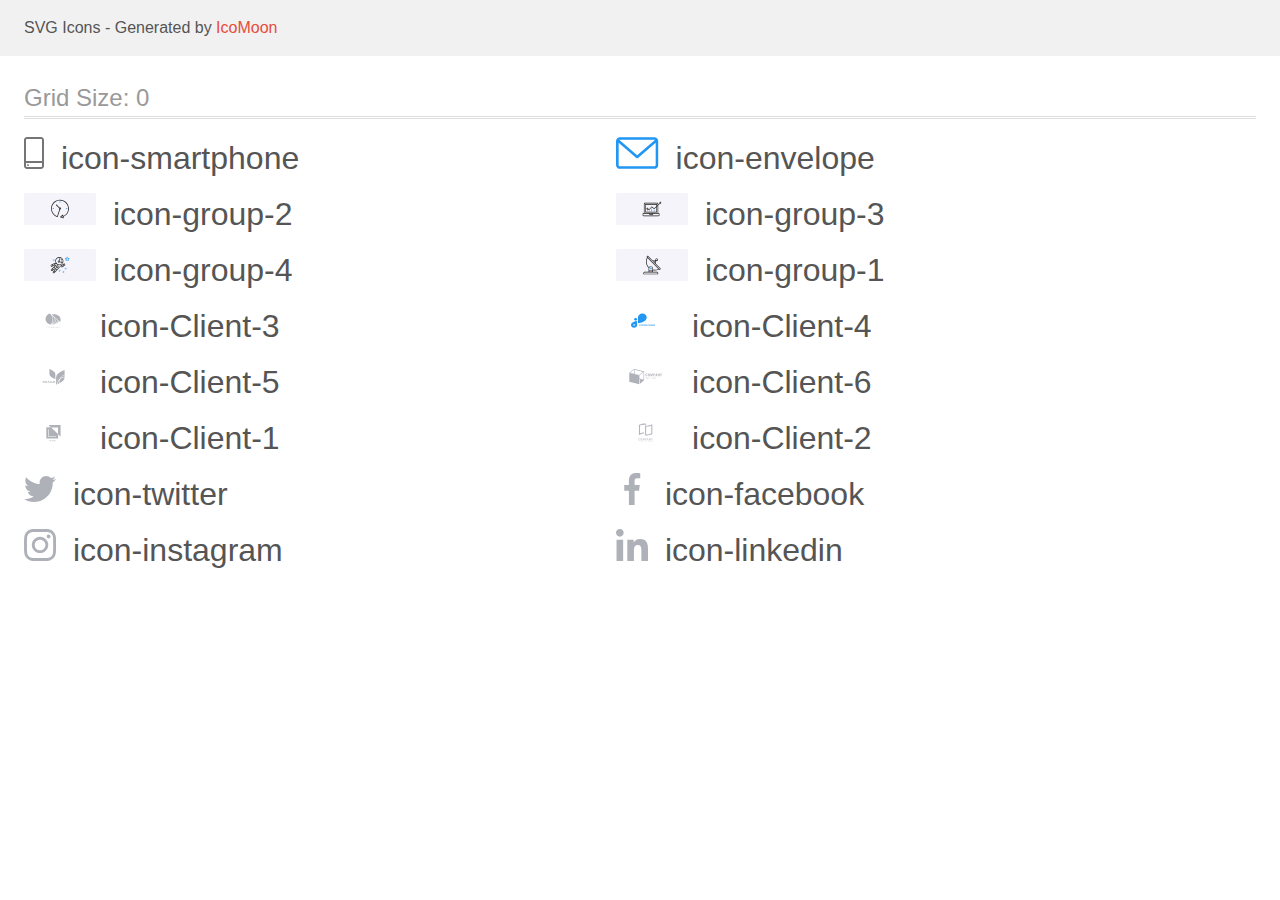
<file: images/icomoon/demo.html>
<!doctype html>
<html>
<head>
    <title>IcoMoon - SVG Icons</title>
    <meta charset="utf-8">
    <meta name="viewport" content="width=device-width, initial-scale=1">
    <link rel="stylesheet" href="demo-files/demo.css">
    <link rel="stylesheet" href="style.css">
</head>
<body>
<svg aria-hidden="true" style="position: absolute; width: 0; height: 0; overflow: hidden;" version="1.1" xmlns="http://www.w3.org/2000/svg" xmlns:xlink="http://www.w3.org/1999/xlink">
<defs>
<symbol id="icon-smartphone" viewBox="0 0 20 32">
<path fill="#757575" style="fill: var(--color1, #757575)" d="M17 0h-14c-1.654 0-3 1.346-3 3v26c0 1.654 1.346 3 3 3h14c1.654 0 3-1.346 3-3v-26c0-1.654-1.346-3-3-3zM3 2h14c0.552 0 1 0.448 1 1v21h-16v-21c0-0.552 0.448-1 1-1zM17 30h-14c-0.552 0-1-0.448-1-1v-3h16v3c0 0.552-0.448 1-1 1z"></path>
<path fill="#757575" style="fill: var(--color1, #757575)" d="M4.707 27.478c0.391 0.365 0.391 0.956 0 1.321s-1.024 0.365-1.414 0c-0.391-0.365-0.391-0.956 0-1.321s1.024-0.365 1.414 0z"></path>
</symbol>
<symbol id="icon-envelope" viewBox="0 0 43 32">
<path fill="#2196f3" style="fill: var(--color2, #2196f3)" d="M38.667 0h-34.667c-2.206 0-4 1.794-4 4v24c0 2.206 1.794 4 4 4h34.667c2.206 0 4-1.794 4-4v-24c0-2.206-1.794-4-4-4zM38.667 2.667c0.181 0 0.353 0.038 0.511 0.103l-17.844 15.466-17.844-15.466c0.158-0.066 0.33-0.103 0.511-0.103h34.667zM38.667 29.333h-34.667c-0.736 0-1.333-0.598-1.333-1.333v-22.413l17.793 15.421c0.251 0.217 0.563 0.326 0.874 0.326s0.622-0.108 0.874-0.326l17.793-15.421v22.413c0 0.736-0.598 1.333-1.333 1.333z"></path>
</symbol>
<symbol id="icon-group-2" viewBox="0 0 72 32">
<path fill="#f5f4fa" style="fill: var(--color3, #f5f4fa)" d="M1.067 0h69.867c0.589 0 1.067 0.478 1.067 1.067v29.867c0 0.589-0.478 1.067-1.067 1.067h-69.867c-0.589 0-1.067-0.478-1.067-1.067v-29.867c0-0.589 0.478-1.067 1.067-1.067z"></path>
<path fill="#212121" style="fill: var(--color4, #212121)" d="M44.923 15.592c-0.001-4.931-3.999-8.927-8.93-8.926s-8.927 3.999-8.926 8.93c0.001 3.884 2.512 7.321 6.212 8.503 0.035 0.011 0.072 0.017 0.109 0.017 0.070-0 0.139-0.019 0.2-0.055 0.079-0.047 0.138-0.121 0.165-0.208l2.255-7.146c0.616-0.003 1.113-0.505 1.11-1.122s-0.505-1.113-1.122-1.11c-0.166 0.001-0.329 0.039-0.478 0.112l-2.978-2.979c-0.148-0.143-0.383-0.139-0.526 0.009-0.139 0.144-0.139 0.373 0 0.517l2.977 2.98c-0.228 0.466-0.098 1.029 0.313 1.347l-2.148 6.809c-4.245-1.564-6.419-6.273-4.855-10.518s6.273-6.419 10.519-4.855c4.245 1.564 6.419 6.273 4.855 10.518-0.764 2.074-2.334 3.752-4.353 4.651l-0.232-1.093c-0.042-0.201-0.24-0.329-0.441-0.287-0.063 0.014-0.122 0.043-0.171 0.086l-2.238 1.998c-0.154 0.137-0.167 0.372-0.031 0.525 0.045 0.050 0.102 0.087 0.165 0.107l2.858 0.912c0.195 0.063 0.405-0.045 0.468-0.24 0.020-0.062 0.023-0.128 0.010-0.191l-0.228-1.073c3.304-1.393 5.449-4.633 5.442-8.219zM35.995 15.22c0.205 0 0.372 0.167 0.372 0.372s-0.167 0.372-0.372 0.372c-0.206 0-0.372-0.166-0.372-0.372s0.166-0.372 0.372-0.372zM37.221 23.891l1.274-1.136 0.352 1.657-1.626-0.52z"></path>
<path fill="#2196f3" style="fill: var(--color2, #2196f3)" d="M35.623 8.525v0.744c0 0.206 0.166 0.372 0.372 0.372s0.372-0.166 0.372-0.372v-0.744c0-0.205-0.167-0.372-0.372-0.372s-0.372 0.167-0.372 0.372z"></path>
<path fill="#2196f3" style="fill: var(--color2, #2196f3)" d="M28.928 15.22c-0.206 0-0.372 0.167-0.372 0.372s0.166 0.372 0.372 0.372h0.744c0.205 0 0.372-0.166 0.372-0.372s-0.167-0.372-0.372-0.372h-0.744z"></path>
<path fill="#2196f3" style="fill: var(--color2, #2196f3)" d="M43.063 15.964c0.205 0 0.372-0.166 0.372-0.372s-0.167-0.372-0.372-0.372h-0.744c-0.205 0-0.372 0.167-0.372 0.372s0.167 0.372 0.372 0.372h0.744z"></path>
</symbol>
<symbol id="icon-group-3" viewBox="0 0 72 32">
<path fill="#f5f4fa" style="fill: var(--color3, #f5f4fa)" d="M1.067 0h69.867c0.589 0 1.067 0.478 1.067 1.067v29.867c0 0.589-0.478 1.067-1.067 1.067h-69.867c-0.589 0-1.067-0.478-1.067-1.067v-29.867c0-0.589 0.478-1.067 1.067-1.067z"></path>
<path fill="#2196f3" style="fill: var(--color2, #2196f3)" d="M35.373 15.396h0.622v2.799h-0.622v-2.799z"></path>
<path fill="#2196f3" style="fill: var(--color2, #2196f3)" d="M37.861 16.64h0.622v1.555h-0.622v-1.555z"></path>
<path fill="#2196f3" style="fill: var(--color2, #2196f3)" d="M32.886 17.573h0.622v0.622h-0.622v-0.622z"></path>
<path fill="#2196f3" style="fill: var(--color2, #2196f3)" d="M31.020 17.262h0.622v0.933h-0.622v-0.933z"></path>
<path fill="#212121" style="fill: var(--color4, #212121)" d="M27.599 23.17h14.926c0.515 0 0.933-0.418 0.933-0.933v-1.244c0-0.515-0.418-0.933-0.933-0.933h-0.311v-7.754l1.766-1.673c0.41 0.202 0.906 0.079 1.174-0.291s0.231-0.88-0.089-1.207-0.829-0.375-1.205-0.115c-0.376 0.26-0.51 0.754-0.317 1.168l-1.331 1.262v-0.717c0-0.515-0.418-0.933-0.933-0.933h-12.438c-0.515 0-0.933 0.418-0.933 0.933v9.328h-0.311c-0.515 0-0.933 0.418-0.933 0.933v1.244c0 0.515 0.418 0.933 0.933 0.933zM44.391 9.488c0.172 0 0.311 0.139 0.311 0.311s-0.139 0.311-0.311 0.311c-0.172 0-0.311-0.139-0.311-0.311s0.139-0.311 0.311-0.311zM28.532 10.732c0-0.172 0.139-0.311 0.311-0.311h12.438c0.172 0 0.311 0.139 0.311 0.311v1.306l-0.622 0.591v-1.275c0-0.172-0.139-0.311-0.311-0.311h-11.194c-0.172 0-0.311 0.139-0.311 0.311v7.774c0 0.172 0.139 0.311 0.311 0.311h11.194c0.171 0 0.311-0.139 0.311-0.311v-5.643l0.622-0.589v7.165h-13.060v-9.328zM31.331 14.774c-0.421-0.001-0.79 0.279-0.902 0.685s0.061 0.836 0.423 1.050c0.362 0.215 0.822 0.161 1.125-0.132l1.081 0.542c0.126 0.063 0.278 0.033 0.371-0.072l2.298-2.585 2.259 1.692c0.121 0.091 0.29 0.081 0.4-0.023l1.963-1.859v4.743h-10.572v-7.152h10.572v1.552l-2.2 2.083-2.278-1.707c-0.129-0.097-0.311-0.079-0.419 0.042l-2.329 2.621-0.871-0.435c0.006-0.037 0.010-0.075 0.012-0.113 0-0.515-0.418-0.933-0.933-0.933zM31.642 15.707c0 0.172-0.139 0.311-0.311 0.311s-0.311-0.139-0.311-0.311c0-0.172 0.139-0.311 0.311-0.311s0.311 0.139 0.311 0.311zM33.507 20.682h3.11v0.311c0 0.172-0.139 0.311-0.311 0.311h-2.488c-0.172 0-0.311-0.139-0.311-0.311v-0.311zM27.289 20.993c0-0.172 0.139-0.311 0.311-0.311h5.286v0.311c0 0.515 0.418 0.933 0.933 0.933h2.488c0.515 0 0.933-0.418 0.933-0.933v-0.311h5.286c0.172 0 0.311 0.139 0.311 0.311v1.244c0 0.172-0.139 0.311-0.311 0.311h-14.926c-0.172 0-0.311-0.139-0.311-0.311v-1.244z"></path>
</symbol>
<symbol id="icon-group-4" viewBox="0 0 72 32">
<path fill="#f5f4fa" style="fill: var(--color3, #f5f4fa)" d="M1.067 0h69.867c0.589 0 1.067 0.478 1.067 1.067v29.867c0 0.589-0.478 1.067-1.067 1.067h-69.867c-0.589 0-1.067-0.478-1.067-1.067v-29.867c0-0.589 0.478-1.067 1.067-1.067z"></path>
<path fill="#2196f3" style="fill: var(--color2, #2196f3)" d="M45.318 9.306c-0.037-0.112-0.134-0.194-0.251-0.212l-1.114-0.162-0.499-1.010c-0.105-0.213-0.453-0.213-0.558 0l-0.499 1.010-1.115 0.162c-0.117 0.017-0.214 0.099-0.251 0.212s-0.006 0.236 0.079 0.319l0.807 0.786-0.19 1.11c-0.020 0.117 0.028 0.235 0.123 0.304 0.097 0.070 0.223 0.079 0.328 0.024l0.997-0.524 0.997 0.524c0.046 0.024 0.095 0.036 0.145 0.036 0.064 0 0.129-0.020 0.183-0.059 0.096-0.070 0.144-0.188 0.123-0.304l-0.19-1.11 0.807-0.786c0.085-0.083 0.115-0.206 0.079-0.319zM43.882 10.080c-0.073 0.071-0.107 0.175-0.089 0.275l0.111 0.65-0.583-0.307c-0.045-0.024-0.095-0.036-0.145-0.036s-0.099 0.012-0.145 0.036l-0.583 0.307 0.111-0.65c0.018-0.101-0.016-0.204-0.089-0.275l-0.473-0.46 0.653-0.095c0.101-0.015 0.189-0.078 0.234-0.17l0.292-0.591 0.292 0.591c0.046 0.092 0.133 0.156 0.234 0.17l0.653 0.095-0.472 0.46z"></path>
<path fill="#2196f3" style="fill: var(--color2, #2196f3)" d="M41.911 18.638h-0.622v0.622h0.622v-0.622z"></path>
<path fill="#2196f3" style="fill: var(--color2, #2196f3)" d="M41.911 19.882h-0.622v0.622h0.622v-0.622z"></path>
<path fill="#2196f3" style="fill: var(--color2, #2196f3)" d="M42.533 19.26h-0.622v0.622h0.622v-0.622z"></path>
<path fill="#2196f3" style="fill: var(--color2, #2196f3)" d="M41.289 19.26h-0.622v0.622h0.622v-0.622z"></path>
<path fill="#2196f3" style="fill: var(--color2, #2196f3)" d="M39.733 22.060h-0.622v0.622h0.622v-0.622z"></path>
<path fill="#2196f3" style="fill: var(--color2, #2196f3)" d="M39.733 23.305h-0.622v0.622h0.622v-0.622z"></path>
<path fill="#2196f3" style="fill: var(--color2, #2196f3)" d="M40.356 22.682h-0.622v0.622h0.622v-0.622z"></path>
<path fill="#2196f3" style="fill: var(--color2, #2196f3)" d="M39.111 22.682h-0.622v0.622h0.622v-0.622z"></path>
<path fill="#2196f3" style="fill: var(--color2, #2196f3)" d="M36 20.816h-0.622v0.622h0.622v-0.622z"></path>
<path fill="#2196f3" style="fill: var(--color2, #2196f3)" d="M36 22.060h-0.622v0.622h0.622v-0.622z"></path>
<path fill="#2196f3" style="fill: var(--color2, #2196f3)" d="M36.622 21.438h-0.622v0.622h0.622v-0.622z"></path>
<path fill="#2196f3" style="fill: var(--color2, #2196f3)" d="M35.378 21.438h-0.622v0.622h0.622v-0.622z"></path>
<path fill="#2196f3" style="fill: var(--color2, #2196f3)" d="M30.089 10.238h-0.622v0.622h0.622v-0.622z"></path>
<path fill="#2196f3" style="fill: var(--color2, #2196f3)" d="M30.089 11.482h-0.622v0.622h0.622v-0.622z"></path>
<path fill="#2196f3" style="fill: var(--color2, #2196f3)" d="M30.711 10.86h-0.622v0.622h0.622v-0.622z"></path>
<path fill="#2196f3" style="fill: var(--color2, #2196f3)" d="M29.467 10.86h-0.622v0.622h0.622v-0.622z"></path>
<path fill="#212121" style="fill: var(--color4, #212121)" d="M41.084 14.926c-0.168-0.226-0.414-0.372-0.693-0.411-0.281-0.040-0.558 0.034-0.782 0.205l-0.73 0.56-1.107 0.827-0.792-0.316c1.413-0.634 2.4-2.046 2.4-3.687 0-2.23-1.822-4.044-4.061-4.044s-4.061 1.814-4.061 4.044c0 0.808 0.242 1.56 0.653 2.192l-1.612-0.014c-0.001 0-0.002 0-0.003 0-0.005 0-0.009 0.002-0.014 0.003-0.031 0.001-0.061 0.007-0.091 0.018-0.007 0.003-0.015 0.004-0.022 0.008-0.004 0.002-0.007 0.002-0.011 0.004l-1.886 0.931c-0 0-0.001 0-0.001 0l-1.104 0.531c-0.012 0.005-0.025 0.012-0.037 0.021-0.44 0.293-0.59 0.869-0.349 1.339 0.129 0.25 0.347 0.434 0.616 0.519 0.104 0.032 0.209 0.048 0.315 0.048 0.169 0 0.336-0.041 0.49-0.123l0.81-0.431 1.321-0.682 0.791-0.005-3.174 3.159c-0 0-0.001 0-0.001 0.001l-0.781 0.778c-0.184 0.184-0.286 0.427-0.286 0.687s0.102 0.504 0.286 0.688c0.19 0.189 0.439 0.283 0.688 0.283s0.498-0.095 0.689-0.283l0.767-0.764 1.015-0.758 0.525 0.523-1.027 1.023c-0.001 0-0.001 0-0.001 0.001l-0.781 0.778c-0.185 0.184-0.286 0.427-0.286 0.687s0.102 0.504 0.286 0.688c0.189 0.189 0.439 0.283 0.688 0.283s0.499-0.095 0.689-0.283l2.031-2.022c0-0 0-0.001 0.001-0.001l0.589-0.583-0.002-0.002c0.004-0.004 0.009-0.005 0.013-0.009l3.013-3.301 2.025 0.288c0.015 0.002 0.029 0.003 0.044 0.003 0.038 0 0.074-0.009 0.109-0.022 0.010-0.004 0.019-0.009 0.029-0.014 0.011-0.006 0.023-0.009 0.034-0.016l1.874-1.244c0.007-0.005 0.011-0.012 0.017-0.017 0.007-0.006 0.017-0.008 0.024-0.015l0.742-0.695c0.386-0.362 0.439-0.954 0.124-1.378zM27.909 17.033c-0.101 0.054-0.216 0.065-0.326 0.030s-0.197-0.108-0.249-0.209c-0.094-0.183-0.039-0.406 0.125-0.526l0.766-0.369 0.185 0.539 0.077 0.226-0.579 0.308zM29.949 15.966l-0.903 0.467-0.149-0.436-0.107-0.313 1.182-0.584-0.023 0.866zM38.757 12.104c0 0.536-0.128 1.041-0.349 1.493l-2.439-1.108c-0.025-0.334-0.199-0.627-0.46-0.81l0.854-2.835c1.387 0.441 2.394 1.735 2.394 3.26zM31.881 12.104c0-1.887 1.542-3.422 3.438-3.422 0.147 0 0.292 0.012 0.435 0.030l-0.835 2.773c-0.011-0-0.022-0.003-0.033-0.003-0.602 0-1.093 0.488-1.093 1.089s0.49 1.089 1.093 1.089c0.405 0 0.755-0.224 0.944-0.551l2.253 1.024c-0.627 0.844-1.63 1.394-2.763 1.394-1.896 0-3.438-1.535-3.438-3.422zM35.355 12.571c0 0.257-0.211 0.467-0.47 0.467s-0.47-0.209-0.47-0.467 0.211-0.467 0.47-0.467c0.259 0 0.47 0.209 0.47 0.467zM28.105 21.335c-0.138 0.137-0.361 0.136-0.498 0-0.066-0.066-0.103-0.154-0.103-0.247s0.036-0.18 0.103-0.246l0.561-0.559 0.497 0.494-0.559 0.557zM29.979 23.513c-0.138 0.137-0.361 0.137-0.499 0-0.066-0.066-0.103-0.154-0.103-0.247s0.036-0.18 0.103-0.246l0.562-0.559 0.497 0.494-0.56 0.557zM32.010 21.49c-0 0-0.001 0-0.001 0.001l-1.030 1.027-0.497-0.494 1.029-1.024c0 0 0 0 0-0s0.001-0 0.001-0.001c0.023-0.023 0.038-0.051 0.052-0.079 0.004-0.008 0.012-0.015 0.015-0.023 0.010-0.024 0.011-0.050 0.015-0.075 0.002-0.014 0.008-0.028 0.008-0.042 0-0.021-0.007-0.041-0.012-0.062-0.004-0.019-0.004-0.038-0.011-0.056-0.012-0.029-0.032-0.055-0.053-0.080-0.006-0.007-0.008-0.016-0.015-0.022 0 0 0 0-0.001 0s-0-0.001-0.001-0.001l-0.937-0.933c-0.010-0.010-0.023-0.014-0.034-0.022-0.017-0.013-0.032-0.025-0.051-0.034s-0.036-0.014-0.055-0.019c-0.020-0.006-0.039-0.010-0.060-0.012-0.019-0.001-0.037 0.001-0.055 0.003-0.021 0.002-0.041 0.005-0.061 0.012s-0.037 0.016-0.055 0.026c-0.012 0.007-0.025 0.009-0.035 0.017l-1.035 0.772-0.525-0.523 1.399-1.392 2.543 2.502-0.541 0.536zM35.988 17.397c-0.009-0.001-0.017 0.002-0.026 0.002-0.023-0.001-0.044 0-0.067 0.004-0.018 0.003-0.034 0.007-0.051 0.012-0.020 0.007-0.038 0.016-0.056 0.027s-0.033 0.022-0.049 0.036c-0.007 0.006-0.017 0.010-0.023 0.017l-2.741 3.002-2.525-2.483 1.653-1.644c0.122-0.121 0.122-0.318 0.001-0.44-0.061-0.061-0.142-0.091-0.222-0.091v-0l-1.294 0.008 0.016-0.938 1.811 0.016c0.738 0.755 1.767 1.225 2.906 1.225 0.255 0 0.504-0.026 0.746-0.072 0.023 0.019 0.046 0.038 0.075 0.049l1.406 0.56 0.089 0.442 0.104 0.516-1.752-0.249zM38.345 17.5l-0.182-0.909 0.844-0.63 0.552 0.733-1.214 0.806zM40.535 15.849l-0.489 0.458-0.543-0.721 0.485-0.372c0.091-0.070 0.205-0.098 0.317-0.083 0.113 0.016 0.212 0.075 0.28 0.166 0.126 0.17 0.105 0.408-0.050 0.553z"></path>
<path fill="#212121" style="fill: var(--color4, #212121)" d="M34.601 17.484l-1.25-1.244c-0.121-0.121-0.318-0.121-0.439 0l-1.25 1.244c-0.058 0.059-0.091 0.138-0.091 0.221s0.033 0.162 0.091 0.221l1.25 1.244c0.061 0.060 0.14 0.091 0.219 0.091s0.159-0.030 0.219-0.091l1.25-1.244c0.058-0.058 0.092-0.138 0.092-0.221s-0.033-0.162-0.092-0.221zM33.132 18.51l-0.809-0.805 0.809-0.805 0.809 0.805-0.809 0.805z"></path>
<path fill="#212121" style="fill: var(--color4, #212121)" d="M36.679 9.625l-0.15 0.604c0.041 0.010 1.014 0.264 1.014 1.254h0.622c0-1.177-0.972-1.73-1.486-1.858z"></path>
<path fill="#212121" style="fill: var(--color4, #212121)" d="M38.165 12.104h-0.622v0.622h0.622v-0.622z"></path>
</symbol>
<symbol id="icon-group-1" viewBox="0 0 72 32">
<path fill="#f5f4fa" style="fill: var(--color3, #f5f4fa)" d="M1.067 0h69.867c0.589 0 1.067 0.478 1.067 1.067v29.867c0 0.589-0.478 1.067-1.067 1.067h-69.867c-0.589 0-1.067-0.478-1.067-1.067v-29.867c0-0.589 0.478-1.067 1.067-1.067z"></path>
<path fill="#212121" style="fill: var(--color4, #212121)" d="M44.618 19.557l-4.925-4.961 0.547-2.692c0.141 0.055 0.291 0.084 0.442 0.085h0.004c0.695 0.008 1.266-0.549 1.274-1.244s-0.549-1.266-1.245-1.274c-0.695-0.008-1.266 0.549-1.274 1.244-0.002 0.149 0.023 0.297 0.073 0.437l-2.893 0.353-4.719-4.744c-0.058-0.059-0.137-0.093-0.22-0.093-0.082 0-0.16 0.033-0.218 0.091l-0.882 0.877c-0.122 0.122-0.122 0.318 0 0.44l0.475 0.482c-1.839 3.382-1.242 7.57 1.47 10.303 0.025 0.024 0.054 0.043 0.085 0.057-0.020 0.105-0.030 0.212-0.030 0.319v3.609h-3.733c-0.859 0.001-1.555 0.697-1.556 1.556v0.622c0 0.172 0.139 0.311 0.311 0.311h14.311c0.172 0 0.311-0.139 0.311-0.311v-0.622c-0.001-0.859-0.697-1.555-1.555-1.556h-3.733v-1.599c0.585 0.123 1.181 0.185 1.778 0.187 1.434-0.002 2.845-0.359 4.107-1.040l0.477 0.48c0.058 0.059 0.137 0.093 0.22 0.093 0.082-0 0.16-0.033 0.218-0.091l0.882-0.877c0.122-0.122 0.122-0.318 0-0.44zM40.247 10.303c0.243-0.242 0.638-0.241 0.88 0.002s0.241 0.638-0.002 0.88c-0.117 0.116-0.274 0.181-0.439 0.181h-0.002c-0.343-0.002-0.621-0.282-0.619-0.625 0.001-0.165 0.067-0.322 0.183-0.438h-0.001zM39.514 12.347l-0.349 1.718-0.686-0.69 1.035-1.029zM39.161 11.821l-1.12 1.113-0.866-0.871 1.986-0.242zM40.669 23.467c0.515 0 0.933 0.418 0.933 0.933v0.311h-13.689v-0.311c0-0.515 0.418-0.933 0.933-0.933h11.822zM36.314 22.222v0.622h-3.111v-0.622h3.111zM33.202 21.6v-2.364c0-0.755 0.698-1.369 1.555-1.369s1.556 0.614 1.556 1.369v2.364h-3.111zM36.936 20.611v-1.375c0-1.098-0.977-1.991-2.178-1.991-0.776-0.012-1.502 0.383-1.914 1.042-2.367-2.493-2.9-6.21-1.329-9.268l10.851 10.913c-1.675 0.852-3.596 1.092-5.43 0.679zM43.521 20.212l-12.283-12.355 0.44-0.439 4.629 4.655c0.002 0 0.003 0.004 0.006 0.006l7.65 7.695-0.441 0.439z"></path>
<path fill="#2196f3" style="fill: var(--color2, #2196f3)" d="M34.761 18.489h-0.003c-0.515-0.001-0.934 0.416-0.935 0.932s0.417 0.934 0.932 0.935h0.003c0.515 0.001 0.934-0.416 0.935-0.932s-0.417-0.934-0.932-0.935zM34.978 19.643c-0.058 0.058-0.138 0.091-0.221 0.091-0.172-0.001-0.31-0.141-0.309-0.313 0-0.082 0.033-0.161 0.092-0.219s0.136-0.090 0.218-0.091c0.172 0.001 0.31 0.141 0.31 0.313-0.001 0.082-0.033 0.161-0.092 0.219h0.003z"></path>
</symbol>
<symbol id="icon-Client-3" viewBox="0 0 59 32">
<path fill="#afb1b8" style="fill: var(--color5, #afb1b8)" d="M23.793 22.644c0.006 0 0.011 0.001 0.016 0.003s0.010 0.005 0.013 0.008l0.076 0.073c-0.059 0.059-0.132 0.106-0.213 0.138-0.096 0.035-0.199 0.052-0.302 0.049-0.098 0.002-0.194-0.014-0.285-0.046-0.081-0.030-0.154-0.074-0.214-0.13-0.061-0.058-0.108-0.127-0.138-0.201-0.033-0.083-0.050-0.17-0.048-0.258-0.001-0.088 0.016-0.176 0.052-0.259 0.033-0.075 0.083-0.143 0.147-0.201 0.065-0.057 0.142-0.101 0.228-0.131 0.093-0.031 0.193-0.047 0.293-0.046 0.093-0.002 0.186 0.012 0.272 0.042 0.075 0.028 0.144 0.068 0.204 0.116l-0.064 0.077c-0.004 0.005-0.010 0.010-0.016 0.014-0.008 0.004-0.017 0.006-0.026 0.006s-0.019-0.003-0.027-0.008l-0.034-0.021-0.047-0.026c-0.020-0.010-0.042-0.018-0.064-0.026-0.028-0.009-0.057-0.016-0.086-0.021-0.037-0.006-0.075-0.009-0.113-0.008-0.072-0.001-0.144 0.011-0.211 0.035-0.062 0.022-0.119 0.055-0.165 0.097-0.047 0.045-0.084 0.098-0.107 0.155-0.027 0.066-0.040 0.135-0.039 0.204-0.001 0.071 0.012 0.141 0.039 0.208 0.023 0.057 0.059 0.109 0.105 0.154 0.043 0.042 0.097 0.075 0.157 0.096 0.062 0.022 0.128 0.034 0.195 0.033 0.039 0.001 0.077-0.002 0.116-0.007 0.063-0.007 0.123-0.026 0.175-0.055 0.027-0.015 0.052-0.032 0.075-0.051 0.010-0.008 0.023-0.013 0.036-0.013z"></path>
<path fill="#afb1b8" style="fill: var(--color5, #afb1b8)" d="M25.984 22.28c0.001 0.087-0.016 0.174-0.051 0.256-0.031 0.074-0.080 0.142-0.143 0.199s-0.14 0.101-0.224 0.131c-0.186 0.062-0.391 0.062-0.577 0-0.084-0.030-0.16-0.074-0.223-0.131-0.063-0.058-0.112-0.126-0.144-0.201-0.068-0.166-0.068-0.347 0-0.513 0.032-0.075 0.081-0.143 0.144-0.202 0.064-0.055 0.139-0.098 0.223-0.126 0.185-0.063 0.391-0.063 0.577 0 0.084 0.030 0.16 0.074 0.224 0.131s0.111 0.125 0.143 0.199c0.035 0.082 0.052 0.17 0.051 0.258zM25.785 22.28c0.002-0.070-0.011-0.14-0.036-0.206-0.021-0.057-0.056-0.109-0.102-0.154-0.044-0.042-0.099-0.076-0.16-0.097-0.135-0.045-0.284-0.045-0.419 0-0.061 0.022-0.116 0.055-0.16 0.097-0.046 0.044-0.081 0.097-0.102 0.154-0.048 0.134-0.048 0.278 0 0.412 0.021 0.057 0.056 0.11 0.102 0.154 0.045 0.042 0.099 0.075 0.16 0.096 0.135 0.044 0.284 0.044 0.419 0 0.061-0.021 0.116-0.054 0.16-0.096 0.046-0.045 0.080-0.097 0.102-0.154 0.025-0.066 0.038-0.136 0.036-0.206z"></path>
<path fill="#afb1b8" style="fill: var(--color5, #afb1b8)" d="M27.479 22.496l0.020 0.046c0.008-0.017 0.014-0.031 0.022-0.046s0.015-0.031 0.025-0.045l0.485-0.765c0.009-0.013 0.018-0.021 0.027-0.024 0.013-0.003 0.026-0.005 0.040-0.004h0.143v1.245h-0.17v-0.915c0-0.012 0-0.025 0-0.039s-0.001-0.029 0-0.043l-0.487 0.776c-0.006 0.012-0.016 0.021-0.029 0.028s-0.027 0.010-0.042 0.010h-0.027c-0.015 0-0.029-0.003-0.042-0.010s-0.022-0.017-0.028-0.028l-0.502-0.781c0 0.015 0 0.030 0 0.044s0 0.028 0 0.040v0.915h-0.164v-1.242h0.143c0.013-0.001 0.027 0.001 0.040 0.004 0.012 0.005 0.021 0.014 0.027 0.024l0.495 0.766c0.010 0.014 0.018 0.029 0.025 0.044z"></path>
<path fill="#afb1b8" style="fill: var(--color5, #afb1b8)" d="M29.302 22.434v0.466h-0.19v-1.243h0.423c0.080-0.001 0.159 0.008 0.236 0.027 0.061 0.015 0.118 0.042 0.167 0.077 0.042 0.034 0.075 0.075 0.095 0.122 0.022 0.051 0.033 0.105 0.032 0.159 0.001 0.055-0.011 0.109-0.035 0.159-0.023 0.048-0.058 0.090-0.102 0.124-0.049 0.037-0.106 0.066-0.168 0.082-0.074 0.021-0.151 0.030-0.229 0.029l-0.23-0.003zM29.302 22.3h0.23c0.050 0.001 0.099-0.006 0.147-0.019 0.039-0.011 0.075-0.030 0.106-0.054 0.029-0.023 0.051-0.051 0.064-0.082 0.016-0.033 0.023-0.069 0.023-0.105 0.002-0.035-0.004-0.069-0.019-0.101s-0.037-0.061-0.066-0.085c-0.072-0.049-0.163-0.073-0.255-0.067h-0.23v0.512z"></path>
<path fill="#afb1b8" style="fill: var(--color5, #afb1b8)" d="M31.851 22.902h-0.15c-0.015 0-0.030-0.004-0.042-0.012-0.011-0.008-0.019-0.018-0.025-0.029l-0.129-0.301h-0.648l-0.134 0.301c-0.005 0.011-0.013 0.021-0.024 0.028-0.012 0.008-0.027 0.013-0.043 0.012h-0.15l0.569-1.245h0.197l0.577 1.245zM30.913 22.439h0.535l-0.226-0.507c-0.017-0.038-0.031-0.077-0.043-0.117l-0.022 0.065c-0.007 0.020-0.014 0.038-0.021 0.053l-0.224 0.506z"></path>
<path fill="#afb1b8" style="fill: var(--color5, #afb1b8)" d="M32.671 21.662c0.011 0.005 0.021 0.013 0.028 0.022l0.83 0.939c0-0.015 0-0.030 0-0.044s0-0.028 0-0.041v-0.882h0.17v1.245h-0.095c-0.014 0-0.027-0.002-0.039-0.007s-0.022-0.014-0.030-0.023l-0.829-0.938c0.001 0.014 0.001 0.029 0 0.043s0 0.026 0 0.038v0.887h-0.17v-1.245h0.101c0.012-0 0.023 0.002 0.034 0.006z"></path>
<path fill="#afb1b8" style="fill: var(--color5, #afb1b8)" d="M35.097 22.407v0.494h-0.19v-0.494l-0.525-0.75h0.17c0.015-0.001 0.029 0.003 0.041 0.011 0.010 0.008 0.019 0.017 0.026 0.028l0.328 0.484c0.013 0.021 0.025 0.040 0.034 0.058s0.017 0.035 0.024 0.053l0.024-0.054c0.009-0.020 0.020-0.039 0.032-0.057l0.323-0.487c0.007-0.010 0.015-0.019 0.025-0.026 0.011-0.009 0.026-0.013 0.041-0.012h0.171l-0.525 0.753z"></path>
<path fill="#afb1b8" style="fill: var(--color5, #afb1b8)" d="M27.385 19.567c0.082 0.009 0.166 0.017 0.25 0.023 1.28-0.497 2.362-1.311 3.112-2.34s1.134-2.227 1.105-3.445l-1.41-1.225c0.287 1.296 0.153 2.637-0.387 3.871s-1.464 2.313-2.67 3.117z"></path>
<path fill="#afb1b8" style="fill: var(--color5, #afb1b8)" d="M26.881 19.51l0.038 0.007c1.288-0.801 2.271-1.919 2.82-3.209s0.64-2.695 0.261-4.031l-2.009-1.745c0.812 1.434 1.139 3.040 0.943 4.629s-0.908 3.098-2.053 4.35z"></path>
<path fill="#afb1b8" style="fill: var(--color5, #afb1b8)" d="M33.693 15.244c-0.341 1.338-1.17 2.545-2.363 3.441-0.349 0.263-0.724 0.498-1.123 0.7 0.972-0.248 1.865-0.687 2.61-1.282s1.324-1.332 1.69-2.152l-0.815-0.707z"></path>
<path fill="#afb1b8" style="fill: var(--color5, #afb1b8)" d="M33.374 15.047l-1.16-1.008c-0.022 1.149-0.398 2.272-1.089 3.252s-1.671 1.781-2.838 2.321h0.006c0.26-0 0.52-0.014 0.779-0.040 1.091-0.387 2.055-1.003 2.806-1.792s1.265-1.728 1.497-2.732z"></path>
<path fill="#afb1b8" style="fill: var(--color5, #afb1b8)" d="M27.049 9.795l-1.384-1.204c-1.237 0.415-2.301 1.145-3.052 2.095s-1.156 2.074-1.159 3.226v0c0.005 1.273 0.498 2.508 1.401 3.511s2.166 1.714 3.588 2.022c1.269-1.343 2.012-3.003 2.121-4.739s-0.422-3.456-1.515-4.911z"></path>
<path fill="#afb1b8" style="fill: var(--color5, #afb1b8)" d="M36.57 14.862c-0.005-1.51-0.698-2.958-1.927-4.026s-2.895-1.67-4.633-1.674c-0.803-0.001-1.6 0.128-2.349 0.38l8.471 7.36c0.29-0.651 0.439-1.342 0.438-2.040z"></path>
</symbol>
<symbol id="icon-Client-4" viewBox="0 0 59 32">
<path fill="#2196f3" style="fill: var(--color2, #2196f3)" d="M19.529 12.905h-0.001c-0.834 0-1.51 0.601-1.51 1.342v0.001c0 0.741 0.676 1.342 1.51 1.342h0.001c0.834 0 1.51-0.601 1.51-1.342v-0.001c0-0.741-0.676-1.342-1.51-1.342z"></path>
<path fill="#2196f3" style="fill: var(--color2, #2196f3)" d="M30.677 12.476c-0.002-1.030-0.464-2.016-1.283-2.744s-1.929-1.138-3.088-1.141v0c-1.159 0.002-2.27 0.412-3.089 1.14s-1.281 1.715-1.283 2.745v5.678c0 0 8.742-0.865 8.743-5.677v-0.001z"></path>
<path fill="#2196f3" style="fill: var(--color2, #2196f3)" d="M14.957 20.017c0.002 0.716 0.323 1.403 0.893 1.91s1.342 0.792 2.148 0.794c0.806-0.002 1.578-0.288 2.148-0.794s0.891-1.193 0.893-1.909v-3.951c0 0-6.083 0.603-6.083 3.95zM17.998 20.725c-0.158 0-0.311-0.041-0.442-0.119s-0.233-0.188-0.293-0.318c-0.060-0.129-0.076-0.272-0.045-0.409s0.107-0.263 0.218-0.362c0.111-0.099 0.253-0.166 0.408-0.194s0.315-0.013 0.46 0.040c0.146 0.054 0.27 0.144 0.357 0.261s0.134 0.253 0.134 0.393c0 0.093-0.020 0.186-0.060 0.272s-0.098 0.165-0.172 0.23c-0.074 0.066-0.162 0.118-0.259 0.154s-0.201 0.054-0.305 0.054v-0.003z"></path>
<path fill="#2196f3" style="fill: var(--color2, #2196f3)" d="M24.145 20.335h-0.587v0.606h-0.306v-1.484h0.966v0.248h-0.66v0.383h0.587v0.247zM25.615 20.233c0 0.146-0.026 0.274-0.077 0.384s-0.126 0.195-0.222 0.255c-0.096 0.060-0.206 0.090-0.33 0.090-0.123 0-0.233-0.030-0.329-0.089s-0.171-0.143-0.224-0.253c-0.053-0.11-0.080-0.236-0.081-0.379v-0.073c0-0.146 0.026-0.274 0.078-0.385s0.127-0.197 0.223-0.256c0.096-0.060 0.207-0.090 0.33-0.090s0.233 0.030 0.329 0.090c0.096 0.059 0.171 0.144 0.223 0.256s0.079 0.239 0.079 0.384v0.066zM25.305 20.166c0-0.156-0.028-0.274-0.084-0.355s-0.135-0.121-0.238-0.121c-0.103 0-0.182 0.040-0.237 0.12s-0.084 0.196-0.085 0.351v0.072c0 0.151 0.028 0.269 0.084 0.353s0.136 0.125 0.241 0.125c0.103 0 0.181-0.040 0.236-0.12s0.083-0.198 0.084-0.353v-0.072zM26.606 20.552c0-0.058-0.020-0.102-0.061-0.133s-0.114-0.064-0.22-0.098c-0.106-0.035-0.19-0.069-0.252-0.102-0.168-0.091-0.253-0.214-0.253-0.368 0-0.080 0.022-0.151 0.067-0.214s0.11-0.112 0.195-0.148c0.085-0.035 0.18-0.053 0.285-0.053s0.2 0.019 0.283 0.058c0.083 0.038 0.147 0.092 0.193 0.162s0.069 0.149 0.069 0.238h-0.306c0-0.068-0.021-0.121-0.064-0.158s-0.103-0.057-0.18-0.057c-0.075 0-0.133 0.016-0.174 0.048s-0.062 0.073-0.062 0.124c0 0.048 0.024 0.089 0.072 0.121s0.121 0.063 0.215 0.092c0.174 0.052 0.301 0.117 0.38 0.195s0.119 0.174 0.119 0.289c0 0.128-0.049 0.229-0.146 0.303s-0.228 0.109-0.392 0.109c-0.114 0-0.218-0.021-0.312-0.062s-0.165-0.099-0.215-0.172c-0.049-0.073-0.073-0.157-0.073-0.253h0.307c0 0.164 0.098 0.246 0.293 0.246 0.073 0 0.129-0.015 0.17-0.044s0.061-0.071 0.061-0.124zM28.238 19.705h-0.454v1.236h-0.306v-1.236h-0.448v-0.248h1.209v0.248zM29.306 20.299h-0.587v0.397h0.689v0.246h-0.995v-1.484h0.993v0.248h-0.687v0.354h0.587v0.239zM30.136 20.398h-0.244v0.543h-0.306v-1.484h0.551c0.175 0 0.31 0.039 0.406 0.117s0.143 0.189 0.143 0.331c0 0.101-0.022 0.186-0.066 0.254s-0.11 0.121-0.199 0.161l0.321 0.606v0.014h-0.328l-0.278-0.543zM29.893 20.151h0.247c0.077 0 0.136-0.019 0.178-0.058s0.063-0.093 0.063-0.162c0-0.070-0.020-0.125-0.060-0.165s-0.1-0.060-0.182-0.060h-0.246v0.445zM31.745 20.419v0.523h-0.306v-1.484h0.579c0.111 0 0.209 0.020 0.294 0.061s0.15 0.099 0.196 0.174c0.045 0.075 0.068 0.16 0.068 0.256 0 0.145-0.050 0.26-0.15 0.344s-0.237 0.125-0.413 0.125h-0.268zM31.745 20.171h0.273c0.081 0 0.142-0.019 0.184-0.057s0.064-0.092 0.064-0.163c0-0.073-0.021-0.131-0.064-0.176s-0.102-0.068-0.177-0.069h-0.28v0.466zM33.679 20.299h-0.587v0.397h0.689v0.246h-0.995v-1.484h0.993v0.248h-0.687v0.354h0.587v0.239zM35.098 19.705h-0.455v1.236h-0.306v-1.236h-0.448v-0.248h1.209v0.248zM36.166 20.299h-0.587v0.397h0.689v0.246h-0.994v-1.484h0.992v0.248h-0.687v0.354h0.587v0.239zM36.996 20.398h-0.243v0.543h-0.306v-1.484h0.551c0.175 0 0.31 0.039 0.406 0.117s0.143 0.189 0.143 0.331c0 0.101-0.022 0.186-0.066 0.254s-0.11 0.121-0.199 0.161l0.321 0.606v0.014h-0.328l-0.278-0.543zM36.753 20.151h0.247c0.077 0 0.136-0.019 0.178-0.058s0.063-0.093 0.063-0.162c0-0.070-0.020-0.125-0.060-0.165s-0.1-0.060-0.182-0.060h-0.246v0.445zM38.549 20.552c0-0.058-0.021-0.102-0.061-0.133s-0.114-0.064-0.22-0.098c-0.106-0.035-0.19-0.069-0.251-0.102-0.169-0.091-0.253-0.214-0.253-0.368 0-0.080 0.022-0.151 0.067-0.214s0.111-0.112 0.195-0.148c0.085-0.035 0.18-0.053 0.285-0.053 0.106 0 0.2 0.019 0.283 0.058s0.147 0.092 0.192 0.162c0.046 0.070 0.070 0.149 0.070 0.238h-0.306c0-0.068-0.022-0.121-0.064-0.158s-0.103-0.057-0.18-0.057c-0.075 0-0.133 0.016-0.174 0.048s-0.062 0.073-0.062 0.124c0 0.048 0.024 0.089 0.072 0.121s0.121 0.063 0.215 0.092c0.174 0.052 0.301 0.117 0.38 0.195s0.119 0.174 0.119 0.289c0 0.128-0.049 0.229-0.146 0.303s-0.228 0.109-0.392 0.109c-0.114 0-0.218-0.021-0.312-0.062s-0.165-0.099-0.215-0.172c-0.049-0.073-0.073-0.157-0.073-0.253h0.307c0 0.164 0.098 0.246 0.294 0.246 0.073 0 0.129-0.015 0.17-0.044s0.061-0.071 0.061-0.124z"></path>
</symbol>
<symbol id="icon-Client-5" viewBox="0 0 59 32">
<path fill="#afb1b8" style="fill: var(--color5, #afb1b8)" d="M20.437 21.125c0.085 0.096 0.13 0.216 0.128 0.34 0.004 0.081-0.011 0.161-0.045 0.235s-0.086 0.141-0.152 0.194c-0.165 0.114-0.369 0.169-0.575 0.157h-1.010v-2.154h0.989c0.195-0.012 0.389 0.039 0.548 0.143 0.064 0.049 0.114 0.111 0.148 0.181s0.048 0.146 0.044 0.222c0.006 0.119-0.035 0.236-0.115 0.329-0.077 0.086-0.183 0.145-0.301 0.168 0.134 0.022 0.255 0.088 0.341 0.184zM19.253 20.8h0.423c0.096 0.006 0.192-0.019 0.269-0.072 0.032-0.026 0.056-0.059 0.072-0.096s0.022-0.076 0.019-0.115c0.003-0.039-0.003-0.078-0.019-0.114s-0.040-0.069-0.071-0.096c-0.080-0.054-0.178-0.080-0.277-0.073h-0.416v0.565zM19.986 21.626c0.034-0.027 0.061-0.061 0.078-0.099s0.025-0.079 0.022-0.12c0.003-0.042-0.005-0.083-0.023-0.121s-0.045-0.072-0.079-0.1c-0.083-0.056-0.184-0.084-0.287-0.078h-0.444v0.592h0.449c0.101 0.005 0.201-0.021 0.284-0.075z"></path>
<path fill="#afb1b8" style="fill: var(--color5, #afb1b8)" d="M22.459 22.051l-0.55-0.842h-0.207v0.842h-0.473v-2.154h0.896c0.226-0.014 0.449 0.051 0.624 0.183 0.125 0.117 0.201 0.271 0.213 0.434s-0.040 0.325-0.146 0.457c-0.111 0.116-0.262 0.193-0.427 0.219l0.586 0.861h-0.515zM21.702 20.916h0.387c0.269 0 0.403-0.109 0.403-0.326 0.003-0.044-0.005-0.089-0.022-0.131s-0.043-0.080-0.077-0.111c-0.085-0.065-0.194-0.096-0.305-0.087h-0.392l0.005 0.655z"></path>
<path fill="#afb1b8" style="fill: var(--color5, #afb1b8)" d="M25.047 21.618h-0.943l-0.167 0.433h-0.496l0.866-2.129h0.537l0.863 2.129h-0.496l-0.163-0.433zM24.921 21.291l-0.345-0.909-0.345 0.909h0.689z"></path>
<path fill="#afb1b8" style="fill: var(--color5, #afb1b8)" d="M28.286 22.051h-0.47l-1.054-1.464v1.464h-0.469v-2.154h0.469l1.054 1.473v-1.473h0.47v2.154z"></path>
<path fill="#afb1b8" style="fill: var(--color5, #afb1b8)" d="M30.968 21.536c-0.097 0.163-0.245 0.295-0.425 0.38-0.205 0.095-0.432 0.141-0.661 0.136h-0.837v-2.154h0.837c0.229-0.005 0.455 0.040 0.661 0.133 0.18 0.083 0.328 0.214 0.425 0.376 0.097 0.175 0.147 0.369 0.147 0.565s-0.050 0.39-0.147 0.565zM30.43 21.484c0.134-0.143 0.208-0.325 0.208-0.514s-0.074-0.371-0.208-0.514c-0.162-0.13-0.374-0.195-0.588-0.183h-0.326v1.394h0.326c0.215 0.012 0.426-0.053 0.588-0.183z"></path>
<path fill="#afb1b8" style="fill: var(--color5, #afb1b8)" d="M25.341 7.919c0 0 6.066 2.097 5.937 5.131v5.132c0 0-6.061-2.098-5.935-5.132l-0.002-5.131z"></path>
<path fill="#afb1b8" style="fill: var(--color5, #afb1b8)" d="M36.682 16.98c1.146-0.722 2.471-1.169 3.854-1.3v-1.607c-1.594 0.562-2.946 1.582-3.854 2.907z"></path>
<path fill="#afb1b8" style="fill: var(--color5, #afb1b8)" d="M35.994 17.464c0.937-1.729 2.563-3.063 4.542-3.727v-4.629c0 0-8.638 2.987-8.456 7.308v7.306c0 0 0.385-0.134 0.99-0.384 0-0.234 0-0.469 0.028-0.706 0.179-2.006 1.22-3.865 2.896-5.168z"></path>
<path fill="#afb1b8" style="fill: var(--color5, #afb1b8)" d="M35.172 20.178c0.045-0.507 0.146-1.008 0.302-1.496-1.043 1.125-1.675 2.522-1.806 3.993-0.013 0.139-0.020 0.278-0.023 0.421 0.491-0.216 1.062-0.485 1.661-0.802-0.153-0.696-0.198-1.408-0.134-2.116z"></path>
<path fill="#afb1b8" style="fill: var(--color5, #afb1b8)" d="M35.515 20.205c-0.057 0.64-0.022 1.284 0.107 1.916 2.36-1.293 5.012-3.291 4.91-5.705v-0.21c-1.686 0.173-3.264 0.848-4.49 1.921-0.287 0.665-0.464 1.366-0.526 2.079z"></path>
</symbol>
<symbol id="icon-Client-6" viewBox="0 0 59 32">
<path fill="#afb1b8" style="fill: var(--color5, #afb1b8)" d="M29.713 15.098c-0.154-0.205-0.228-0.448-0.21-0.692v-1.003c0-0.307 0.070-0.541 0.209-0.701s0.379-0.239 0.718-0.239c0.319 0 0.546 0.068 0.679 0.204 0.146 0.174 0.217 0.386 0.201 0.6v0.236h-0.571v-0.239c0.002-0.078-0.003-0.156-0.017-0.234-0.008-0.053-0.037-0.102-0.082-0.139-0.059-0.040-0.132-0.059-0.207-0.054-0.078-0.005-0.156 0.015-0.217 0.057-0.050 0.041-0.083 0.095-0.095 0.153-0.016 0.082-0.024 0.165-0.022 0.248v1.217c-0.009 0.117 0.016 0.235 0.073 0.342 0.028 0.036 0.068 0.065 0.114 0.083s0.097 0.025 0.147 0.019c0.073 0.005 0.146-0.015 0.202-0.055 0.047-0.040 0.076-0.092 0.085-0.148 0.013-0.081 0.019-0.162 0.018-0.244v-0.247h0.571v0.225c0.016 0.223-0.053 0.445-0.197 0.63-0.131 0.149-0.355 0.223-0.683 0.223s-0.577-0.080-0.717-0.245z"></path>
<path fill="#afb1b8" style="fill: var(--color5, #afb1b8)" d="M32.089 15.109c-0.144-0.156-0.216-0.384-0.216-0.685v-1.055c0-0.298 0.072-0.523 0.216-0.676s0.385-0.229 0.723-0.229c0.336 0 0.575 0.076 0.72 0.229s0.217 0.379 0.217 0.676v1.055c0 0.298-0.073 0.526-0.22 0.684s-0.385 0.236-0.717 0.236c-0.332 0-0.578-0.080-0.723-0.235zM33.078 14.856c0.052-0.098 0.075-0.205 0.069-0.312v-1.292c0.007-0.105-0.017-0.21-0.067-0.306-0.029-0.037-0.069-0.066-0.117-0.084s-0.099-0.024-0.151-0.018c-0.051-0.006-0.103 0-0.151 0.018s-0.088 0.047-0.117 0.084c-0.052 0.095-0.075 0.201-0.069 0.306v1.298c-0.007 0.107 0.016 0.215 0.069 0.312 0.033 0.033 0.074 0.059 0.12 0.077s0.096 0.027 0.147 0.027c0.051 0 0.101-0.009 0.147-0.027s0.087-0.044 0.12-0.077v-0.006z"></path>
<path fill="#afb1b8" style="fill: var(--color5, #afb1b8)" d="M34.436 12.495h0.614l0.462 1.946 0.473-1.946h0.598l0.061 2.809h-0.442l-0.047-1.952-0.456 1.952h-0.354l-0.473-1.96-0.044 1.96h-0.447l0.056-2.809z"></path>
<path fill="#afb1b8" style="fill: var(--color5, #afb1b8)" d="M37.332 12.495h0.957c0.551 0 0.827 0.266 0.827 0.798 0 0.509-0.29 0.764-0.871 0.763h-0.326v1.249h-0.591l0.003-2.809zM38.15 13.696c0.058 0.006 0.118 0.002 0.174-0.014s0.107-0.041 0.151-0.075c0.068-0.095 0.098-0.206 0.085-0.317 0.003-0.086-0.007-0.171-0.029-0.255-0.008-0.028-0.023-0.054-0.043-0.077s-0.046-0.042-0.074-0.057c-0.082-0.034-0.173-0.049-0.264-0.045h-0.229v0.839h0.229z"></path>
<path fill="#afb1b8" style="fill: var(--color5, #afb1b8)" d="M39.968 12.495h0.635l0.651 2.809h-0.551l-0.129-0.648h-0.566l-0.133 0.648h-0.559l0.651-2.809zM40.511 14.331l-0.221-1.179-0.221 1.179h0.442z"></path>
<path fill="#afb1b8" style="fill: var(--color5, #afb1b8)" d="M41.78 12.495h0.414l0.792 1.603v-1.603h0.49v2.809h-0.393l-0.797-1.673v1.673h-0.507l0.001-2.809z"></path>
<path fill="#afb1b8" style="fill: var(--color5, #afb1b8)" d="M44.624 14.233l-0.658-1.734h0.554l0.402 1.114 0.377-1.114h0.543l-0.65 1.734v1.071h-0.567v-1.071z"></path>
<path fill="#afb1b8" style="fill: var(--color5, #afb1b8)" d="M30.625 16.533v0.147h-0.482v1.142h-0.202v-1.142h-0.484v-0.147h1.169z"></path>
<path fill="#afb1b8" style="fill: var(--color5, #afb1b8)" d="M32.137 17.821h-0.156c-0.016 0.001-0.031-0.003-0.044-0.012-0.012-0.007-0.021-0.018-0.026-0.030l-0.139-0.306h-0.669l-0.139 0.306c-0.004 0.013-0.011 0.025-0.021 0.035-0.012 0.009-0.028 0.013-0.044 0.012h-0.156l0.591-1.288h0.206l0.598 1.283zM31.158 17.343h0.558l-0.236-0.524c-0.017-0.040-0.032-0.080-0.044-0.121-0.008 0.024-0.015 0.048-0.022 0.068l-0.021 0.054-0.234 0.523z"></path>
<path fill="#afb1b8" style="fill: var(--color5, #afb1b8)" d="M33.155 17.695c0.037 0.002 0.074 0.002 0.111 0 0.032-0.003 0.064-0.008 0.095-0.015 0.029-0.006 0.057-0.014 0.085-0.023 0.026-0.009 0.052-0.020 0.079-0.032v-0.29h-0.236c-0.006 0-0.012-0-0.017-0.002s-0.011-0.004-0.015-0.008c-0.004-0.003-0.007-0.006-0.009-0.011s-0.003-0.008-0.003-0.013v-0.099h0.458v0.494c-0.037 0.023-0.077 0.044-0.118 0.061s-0.086 0.033-0.131 0.044c-0.048 0.012-0.098 0.021-0.148 0.027-0.057 0.006-0.115 0.008-0.172 0.008-0.102 0.001-0.203-0.015-0.298-0.048-0.088-0.031-0.169-0.077-0.236-0.135-0.066-0.059-0.118-0.128-0.152-0.204-0.037-0.085-0.056-0.176-0.054-0.267-0.001-0.092 0.017-0.183 0.053-0.269 0.034-0.076 0.086-0.146 0.152-0.204s0.148-0.103 0.236-0.134c0.101-0.033 0.209-0.049 0.317-0.048 0.055-0 0.11 0.004 0.164 0.011 0.048 0.007 0.095 0.018 0.141 0.033 0.041 0.013 0.081 0.030 0.118 0.051s0.071 0.043 0.103 0.067l-0.057 0.080c-0.004 0.007-0.011 0.013-0.019 0.018s-0.017 0.007-0.027 0.007c-0.013-0-0.026-0.004-0.037-0.010-0.018-0.008-0.037-0.018-0.058-0.031-0.025-0.014-0.052-0.025-0.079-0.035-0.035-0.012-0.072-0.022-0.109-0.029-0.050-0.008-0.1-0.012-0.15-0.011-0.078-0.001-0.155 0.011-0.228 0.036-0.066 0.023-0.125 0.058-0.174 0.102-0.049 0.046-0.086 0.101-0.11 0.16-0.053 0.14-0.053 0.29 0 0.43 0.026 0.061 0.066 0.116 0.118 0.162 0.048 0.044 0.107 0.079 0.173 0.102 0.075 0.022 0.155 0.031 0.234 0.026z"></path>
<path fill="#afb1b8" style="fill: var(--color5, #afb1b8)" d="M35.039 17.674h0.645v0.147h-0.842v-1.288h0.202l-0.005 1.142z"></path>
<path fill="#afb1b8" style="fill: var(--color5, #afb1b8)" d="M36.355 17.821h-0.202v-1.288h0.202v1.288z"></path>
<path fill="#afb1b8" style="fill: var(--color5, #afb1b8)" d="M37.106 16.539c0.012 0.006 0.023 0.014 0.031 0.023l0.864 0.971c-0.001-0.015-0.001-0.031 0-0.046 0-0.014 0-0.029 0-0.042v-0.918h0.176v1.294h-0.102c-0.015 0.001-0.030-0.001-0.044-0.007-0.012-0.006-0.023-0.015-0.032-0.024l-0.863-0.97c0 0.015 0 0.030 0 0.044s0 0.028 0 0.040v0.918h-0.169v-1.289h0.105c0.011 0 0.023 0.002 0.033 0.006z"></path>
<path fill="#afb1b8" style="fill: var(--color5, #afb1b8)" d="M39.665 16.533v0.142h-0.716v0.425h0.58v0.137h-0.58v0.44h0.716v0.142h-0.924v-1.285h0.924z"></path>
<path fill="#afb1b8" style="fill: var(--color5, #afb1b8)" d="M18.491 8.576l8.972 2.199v7.707l-8.972-2.198v-7.708zM17.916 7.919v8.739l10.122 2.482v-8.738l-10.122-2.483z"></path>
<path fill="#afb1b8" style="fill: var(--color5, #afb1b8)" d="M23.34 23.197l-10.123-2.484v-8.739l10.123 2.483v8.74z"></path>
<path fill="#afb1b8" style="fill: var(--color5, #afb1b8)" d="M18.083 8.477l8.855 2.172-3.766 3.252-8.856-2.173 3.767-3.251zM17.916 7.919l-4.698 4.056 10.123 2.483 4.697-4.056-10.122-2.483z"></path>
<path fill="#afb1b8" style="fill: var(--color5, #afb1b8)" d="M23.91 22.706l4.127-3.564-4.127-1.013v4.577z"></path>
</symbol>
<symbol id="icon-Client-1" viewBox="0 0 59 32">
<path fill="#afb1b8" style="fill: var(--color5, #afb1b8)" d="M24.348 8l2.438 2.308-4.524-0.003v11.196h11.826v-4.281l2.435 2.305v-11.525h-12.174zM33.98 16.949l-6.911-6.543h6.911v6.543zM31.834 19.863h-7.702v-7.53h0.544v7.020h7.157v0.51zM25.951 22.991l-0.285 0.586-0.285-0.586h-0.239l0.415 0.781v0.455h0.216v-0.455l0.414-0.781h-0.238zM26.308 24.227l0.1-0.288h0.479l0.101 0.288h0.224l-0.468-1.236h-0.193l-0.467 1.236h0.223zM26.648 23.253l0.179 0.513h-0.358l0.179-0.513zM27.781 23.737c-0.031 0.048-0.047 0.1-0.047 0.157 0 0.104 0.037 0.189 0.11 0.254s0.172 0.097 0.294 0.097 0.228-0.033 0.316-0.099l0.070 0.082h0.239l-0.182-0.215c0.071-0.097 0.107-0.222 0.107-0.374h-0.179c0 0.083-0.017 0.159-0.052 0.227l-0.239-0.282 0.084-0.061c0.059-0.043 0.102-0.086 0.128-0.129s0.039-0.091 0.039-0.143c0-0.078-0.029-0.143-0.087-0.196s-0.131-0.080-0.221-0.080c-0.1 0-0.179 0.028-0.238 0.085s-0.088 0.133-0.088 0.229c0 0.040 0.009 0.081 0.028 0.123s0.053 0.094 0.101 0.155c-0.092 0.066-0.153 0.123-0.184 0.171zM28.339 24.010c-0.061 0.046-0.126 0.070-0.195 0.070-0.062 0-0.111-0.018-0.148-0.053s-0.055-0.082-0.055-0.139c0-0.066 0.034-0.125 0.102-0.177l0.026-0.019 0.27 0.318zM28.117 23.462c-0.058-0.072-0.087-0.132-0.087-0.179 0-0.041 0.012-0.076 0.036-0.103s0.056-0.041 0.096-0.041c0.037 0 0.068 0.012 0.093 0.035s0.037 0.050 0.037 0.082c0 0.049-0.018 0.089-0.053 0.12l-0.026 0.021-0.094 0.065zM30.13 24.134c0.085-0.074 0.134-0.177 0.146-0.309h-0.214c-0.011 0.088-0.038 0.151-0.081 0.189s-0.106 0.057-0.19 0.057c-0.092 0-0.162-0.035-0.211-0.105s-0.071-0.172-0.071-0.306v-0.11c0.001-0.132 0.027-0.232 0.076-0.3s0.122-0.103 0.216-0.103c0.080 0 0.141 0.020 0.183 0.059s0.068 0.103 0.078 0.192h0.214c-0.014-0.135-0.062-0.24-0.145-0.314s-0.193-0.111-0.329-0.111c-0.101 0-0.191 0.024-0.268 0.072s-0.136 0.117-0.177 0.206c-0.041 0.089-0.062 0.192-0.062 0.308v0.115c0.002 0.114 0.023 0.214 0.064 0.3s0.099 0.153 0.173 0.2c0.075 0.046 0.162 0.070 0.261 0.070 0.141 0 0.254-0.037 0.339-0.11zM31.392 23.961c0.042-0.092 0.063-0.198 0.063-0.319v-0.069c-0.001-0.121-0.022-0.226-0.065-0.317s-0.103-0.161-0.181-0.209c-0.078-0.049-0.167-0.073-0.267-0.073s-0.19 0.025-0.268 0.074c-0.078 0.049-0.138 0.119-0.181 0.211s-0.064 0.199-0.064 0.319v0.070c0.001 0.118 0.022 0.223 0.065 0.313s0.104 0.161 0.182 0.21c0.079 0.049 0.168 0.073 0.268 0.073 0.101 0 0.191-0.024 0.268-0.073s0.138-0.119 0.18-0.211zM31.162 23.262c0.052 0.073 0.078 0.178 0.078 0.315v0.065c0 0.139-0.026 0.245-0.077 0.318s-0.124 0.109-0.219 0.109c-0.094 0-0.168-0.037-0.221-0.111s-0.079-0.179-0.079-0.315v-0.071c0.001-0.133 0.028-0.236 0.080-0.308s0.125-0.11 0.218-0.11c0.095 0 0.168 0.037 0.22 0.11z"></path>
</symbol>
<symbol id="icon-Client-2" viewBox="0 0 59 32">
<path fill="#afb1b8" style="fill: var(--color5, #afb1b8)" d="M28.561 7.629h-0.047c-0.073-0.004-0.146-0.006-0.219-0.008v0h-0.158c-0.138 0-0.279 0.004-0.419 0.011-0.011-0.001-0.021-0.001-0.032 0-1.268 0.072-2.51 0.389-3.658 0.933l-0.15 0.073v7.701l0.352-0.119c0.309-0.106 0.638-0.202 0.978-0.29 0.921-0.236 1.866-0.362 2.816-0.374v1.012c-0.126 0.001-0.248 0.004-0.37 0.011h-0.029c-0.731 0.040-1.457 0.151-2.166 0.333-0.899 0.225-1.766 0.563-2.581 1.006v-9.877c0.846-0.494 1.758-0.864 2.707-1.101 0.834-0.215 1.691-0.326 2.552-0.329h0.149c0.178 0.004 0.351 0.012 0.514 0.025 0.429 0.030 0.854 0.098 1.271 0.203v0.996c-0.405-0.094-0.817-0.156-1.232-0.186-0.008-0.001-0.017-0.001-0.025-0.002-0.086-0.007-0.172-0.015-0.252-0.015zM30.314 8.647c0.221 0.017 0.45 0.025 0.681 0.025 0.905-0.003 1.806-0.119 2.683-0.344 0.898-0.226 1.765-0.564 2.58-1.007v9.701c-0.847 0.493-1.758 0.864-2.708 1.101-0.834 0.214-1.691 0.325-2.552 0.328-0.652 0.005-1.302-0.071-1.936-0.228v-9.764c0.15 0.034 0.304 0.066 0.46 0.093 0.257 0.043 0.528 0.075 0.792 0.095zM35.251 8.723l-0.352 0.119c-0.324 0.109-0.65 0.206-0.978 0.293-0.956 0.246-1.938 0.371-2.924 0.375-0.23 0-0.441-0.006-0.645-0.019l-0.281-0.019v7.922l0.241 0.021c0.224 0.019 0.454 0.029 0.686 0.029 0.777-0.003 1.55-0.103 2.303-0.298 0.62-0.155 1.222-0.372 1.799-0.647l0.151-0.073v-7.704z"></path>
<path fill="#afb1b8" style="fill: var(--color5, #afb1b8)" d="M23.561 21.291c-0.051-0.052-0.112-0.094-0.179-0.121s-0.14-0.040-0.213-0.037c-0.077-0.001-0.154 0.013-0.226 0.042-0.066 0.026-0.126 0.066-0.176 0.116s-0.088 0.111-0.113 0.177c-0.028 0.069-0.041 0.144-0.041 0.218v1.32c-0.003 0.093 0.015 0.186 0.052 0.271 0.031 0.068 0.076 0.128 0.132 0.177 0.053 0.044 0.115 0.076 0.181 0.094 0.064 0.018 0.13 0.027 0.197 0.027 0.073 0.001 0.146-0.015 0.213-0.046 0.066-0.029 0.126-0.070 0.176-0.122 0.049-0.051 0.088-0.111 0.115-0.177 0.028-0.067 0.043-0.138 0.042-0.21v-0.148h-0.345v0.118c0.001 0.040-0.006 0.080-0.020 0.118-0.011 0.028-0.028 0.053-0.050 0.074-0.021 0.017-0.046 0.030-0.072 0.038-0.023 0.008-0.048 0.012-0.072 0.012-0.031 0.004-0.062-0.001-0.090-0.014s-0.053-0.032-0.071-0.057c-0.033-0.053-0.048-0.115-0.046-0.177v-1.23c-0.002-0.068 0.012-0.136 0.042-0.197 0.018-0.028 0.043-0.050 0.073-0.064s0.063-0.019 0.096-0.015c0.030-0.001 0.059 0.005 0.086 0.018s0.050 0.032 0.068 0.056c0.039 0.051 0.059 0.113 0.057 0.177v0.114h0.341v-0.134c0.001-0.079-0.014-0.157-0.042-0.231-0.025-0.069-0.065-0.132-0.115-0.186z"></path>
<path fill="#afb1b8" style="fill: var(--color5, #afb1b8)" d="M25.61 21.276c-0.11-0.093-0.249-0.144-0.392-0.145-0.070 0-0.14 0.013-0.206 0.037-0.067 0.024-0.129 0.061-0.182 0.108-0.057 0.051-0.103 0.114-0.134 0.185-0.035 0.081-0.052 0.168-0.050 0.256v1.266c-0.002 0.089 0.015 0.177 0.050 0.259 0.031 0.068 0.077 0.128 0.134 0.177 0.053 0.049 0.115 0.087 0.182 0.111 0.066 0.024 0.136 0.037 0.206 0.037s0.14-0.013 0.206-0.037c0.069-0.025 0.132-0.063 0.187-0.111s0.099-0.11 0.13-0.177c0.035-0.082 0.053-0.17 0.050-0.259v-1.266c0.002-0.088-0.015-0.175-0.050-0.256-0.031-0.070-0.075-0.133-0.13-0.185zM25.449 22.982c0.003 0.034-0.002 0.068-0.014 0.099s-0.031 0.060-0.055 0.084c-0.046 0.038-0.103 0.059-0.162 0.059s-0.117-0.021-0.162-0.059c-0.024-0.023-0.043-0.052-0.055-0.084s-0.017-0.066-0.014-0.099v-1.266c-0.003-0.034 0.002-0.068 0.014-0.099s0.031-0.060 0.055-0.084c0.046-0.038 0.103-0.059 0.162-0.059s0.117 0.021 0.162 0.059c0.024 0.023 0.043 0.052 0.055 0.084s0.017 0.066 0.014 0.099v1.266z"></path>
<path fill="#afb1b8" style="fill: var(--color5, #afb1b8)" d="M28.302 23.548v-2.396h-0.332l-0.436 1.268h-0.006l-0.439-1.268h-0.328v2.396h0.342v-1.458h0.006l0.335 1.030h0.171l0.338-1.030h0.006v1.458h0.342z"></path>
<path fill="#afb1b8" style="fill: var(--color5, #afb1b8)" d="M30.246 21.32c-0.053-0.059-0.119-0.104-0.194-0.131-0.080-0.026-0.164-0.039-0.248-0.037h-0.509v2.396h0.341v-0.936h0.176c0.107 0.005 0.213-0.018 0.308-0.065 0.078-0.043 0.142-0.106 0.187-0.183 0.039-0.064 0.066-0.135 0.078-0.209 0.013-0.090 0.020-0.181 0.018-0.272 0.003-0.115-0.008-0.23-0.033-0.342-0.023-0.083-0.066-0.159-0.126-0.22zM30.070 22.050c-0.001 0.043-0.012 0.086-0.032 0.125-0.020 0.037-0.050 0.066-0.088 0.084-0.051 0.023-0.106 0.033-0.161 0.030h-0.156v-0.815h0.176c0.053-0.003 0.106 0.008 0.154 0.030 0.035 0.020 0.063 0.051 0.080 0.088 0.019 0.042 0.029 0.087 0.030 0.134 0 0.050 0 0.103 0 0.159s0.003 0.113 0 0.165h-0.003z"></path>
<path fill="#afb1b8" style="fill: var(--color5, #afb1b8)" d="M31.864 21.152h-0.28l-0.528 2.396h0.341l0.1-0.515h0.465l0.1 0.515h0.341l-0.541-2.396zM31.549 22.706l0.168-0.869h0.006l0.167 0.869h-0.341z"></path>
<path fill="#afb1b8" style="fill: var(--color5, #afb1b8)" d="M34.069 22.595h-0.006l-0.516-1.443h-0.328v2.396h0.341v-1.441h0.007l0.522 1.441h0.321v-2.396h-0.341v1.443z"></path>
<path fill="#afb1b8" style="fill: var(--color5, #afb1b8)" d="M36.156 21.152l-0.275 0.953h-0.007l-0.274-0.953h-0.362l0.469 1.383v1.013h0.342v-1.013l0.469-1.383h-0.361z"></path>
<path fill="#afb1b8" style="fill: var(--color5, #afb1b8)" d="M22.609 24.224h0.165v0.462h0.112v-0.462h0.164v-0.095h-0.44v0.095z"></path>
<path fill="#afb1b8" style="fill: var(--color5, #afb1b8)" d="M23.992 24.13l-0.216 0.556h0.119l0.046-0.126h0.222l0.047 0.126h0.121l-0.221-0.556h-0.119zM23.974 24.466l0.076-0.206 0.076 0.206h-0.151z"></path>
<path fill="#afb1b8" style="fill: var(--color5, #afb1b8)" d="M25.359 24.481h0.128v0.072c-0.038 0.030-0.084 0.047-0.132 0.047-0.022 0.001-0.045-0.003-0.065-0.012s-0.039-0.023-0.053-0.041c-0.029-0.042-0.044-0.093-0.041-0.145 0-0.124 0.054-0.186 0.16-0.186 0.028-0.003 0.056 0.005 0.079 0.021s0.040 0.040 0.047 0.068l0.11-0.021c-0.024-0.109-0.102-0.164-0.236-0.164-0.072-0.002-0.141 0.024-0.194 0.072-0.028 0.028-0.050 0.061-0.064 0.098s-0.019 0.077-0.017 0.116c-0.003 0.076 0.022 0.151 0.071 0.209 0.027 0.028 0.060 0.050 0.097 0.064s0.076 0.020 0.114 0.017c0.087 0.002 0.172-0.029 0.236-0.088v-0.219h-0.241v0.094z"></path>
<path fill="#afb1b8" style="fill: var(--color5, #afb1b8)" d="M26.756 24.13h-0.113v0.556h0.39v-0.095h-0.277v-0.462z"></path>
<path fill="#afb1b8" style="fill: var(--color5, #afb1b8)" d="M27.937 24.13h-0.113v0.556h0.113v-0.556z"></path>
<path fill="#afb1b8" style="fill: var(--color5, #afb1b8)" d="M29.091 24.501l-0.228-0.372h-0.109v0.556h0.105v-0.363l0.224 0.363h0.112v-0.556h-0.103v0.372z"></path>
<path fill="#afb1b8" style="fill: var(--color5, #afb1b8)" d="M30.135 24.441h0.277v-0.095h-0.277v-0.122h0.298v-0.095h-0.411v0.556h0.422v-0.095h-0.31v-0.15z"></path>
<path fill="#afb1b8" style="fill: var(--color5, #afb1b8)" d="M32.665 24.349h-0.219v-0.219h-0.112v0.556h0.112v-0.243h0.219v0.243h0.112v-0.556h-0.112v0.219z"></path>
<path fill="#afb1b8" style="fill: var(--color5, #afb1b8)" d="M33.715 24.441h0.278v-0.095h-0.278v-0.122h0.299v-0.095h-0.411v0.556h0.421v-0.095h-0.31v-0.15z"></path>
<path fill="#afb1b8" style="fill: var(--color5, #afb1b8)" d="M35.138 24.441c0.097-0.015 0.146-0.066 0.146-0.155 0.003-0.024-0.001-0.048-0.010-0.069s-0.025-0.041-0.044-0.054c-0.050-0.025-0.106-0.037-0.163-0.033h-0.236v0.556h0.112v-0.233h0.022c0.024-0.001 0.048 0.003 0.070 0.012 0.016 0.010 0.030 0.024 0.040 0.041l0.121 0.177h0.134l-0.068-0.109c-0.030-0.054-0.072-0.099-0.123-0.134zM35.026 24.364h-0.082v-0.14h0.088c0.038-0.003 0.077 0.001 0.113 0.013 0.008 0.007 0.015 0.016 0.019 0.026s0.006 0.021 0.006 0.032c-0 0.011-0.003 0.021-0.008 0.031s-0.013 0.018-0.021 0.024c-0.037 0.011-0.075 0.016-0.114 0.013z"></path>
<path fill="#afb1b8" style="fill: var(--color5, #afb1b8)" d="M36.212 24.441h0.277v-0.095h-0.277v-0.122h0.299v-0.095h-0.412v0.556h0.422v-0.095h-0.31v-0.15z"></path>
</symbol>
<symbol id="icon-twitter" viewBox="0 0 32 32">
<path fill="#afb1b8" style="fill: var(--color5, #afb1b8)" d="M32 6.078c-1.1 0.493-2.376 0.857-3.713 1.028l-0.068 0.007c1.36-0.817 2.382-2.078 2.873-3.579l0.013-0.046c-1.197 0.722-2.591 1.273-4.076 1.573l-0.084 0.014c-1.2-1.279-2.9-2.076-4.787-2.076-3.622 0-6.558 2.936-6.558 6.558 0 0.001 0 0.003 0 0.004v-0c0 0.52 0.043 1.021 0.152 1.496-5.454-0.266-10.28-2.88-13.522-6.861-0.564 0.949-0.899 2.092-0.902 3.313v0.001c0 2.272 1.171 4.286 2.914 5.451-1.091-0.030-2.107-0.325-2.994-0.823l0.033 0.017v0.072c0.003 3.165 2.236 5.807 5.213 6.44l0.043 0.008c-0.499 0.136-1.071 0.215-1.662 0.215-0.020 0-0.041-0-0.061-0l0.003 0c-0.419 0-0.843-0.024-1.242-0.112 0.85 2.598 3.261 4.509 6.13 4.57-2.215 1.746-5.045 2.8-8.122 2.8-0.004 0-0.008 0-0.013 0h0.001c-0.018 0-0.040 0-0.062 0-0.531 0-1.055-0.034-1.569-0.099l0.061 0.006c2.826 1.846 6.287 2.944 10.004 2.944 0.021 0 0.042-0 0.063-0h-0.003c12.072 0 18.672-10 18.672-18.669 0-0.288-0.010-0.57-0.024-0.848 1.299-0.936 2.39-2.064 3.258-3.355l0.030-0.047z"></path>
</symbol>
<symbol id="icon-facebook" viewBox="0 0 32 32">
<path fill="#afb1b8" style="fill: var(--color5, #afb1b8)" d="M21.328 5.312h2.923v-5.088c-1.232-0.143-2.66-0.224-4.107-0.224-0.052 0-0.104 0-0.157 0l0.008-0c-4.213 0-7.099 2.65-7.099 7.52v4.48h-4.646v5.688h4.646v14.312h5.699v-14.31h4.459l0.709-5.688h-5.17v-3.922c0-1.643 0.443-2.768 2.734-2.768z"></path>
</symbol>
<symbol id="icon-instagram" viewBox="0 0 32 32">
<path fill="#afb1b8" style="fill: var(--color5, #afb1b8)" d="M31.968 9.408c-0.074-1.701-0.349-2.869-0.742-3.882-0.424-1.111-1.054-2.059-1.85-2.837l-0.001-0.001c-0.78-0.792-1.724-1.419-2.778-1.827l-0.054-0.018c-1.019-0.394-2.181-0.667-3.882-0.742-1.712-0.082-2.256-0.101-6.602-0.101-4.344 0-4.888 0.019-6.595 0.094-1.699 0.074-2.869 0.349-3.88 0.742-1.112 0.424-2.060 1.054-2.839 1.85l-0.001 0.001c-0.791 0.78-1.418 1.724-1.825 2.778l-0.018 0.054c-0.395 1.019-0.669 2.181-0.744 3.882-0.082 1.712-0.101 2.256-0.101 6.602 0 4.344 0.019 4.888 0.094 6.595 0.075 1.701 0.35 2.869 0.744 3.882 0.426 1.11 1.055 2.057 1.849 2.837l0.001 0.001c0.8 0.813 1.77 1.443 2.832 1.843 1.019 0.395 2.182 0.67 3.882 0.744 1.707 0.075 2.251 0.094 6.595 0.094 4.346 0 4.89-0.019 6.595-0.094 1.701-0.074 2.869-0.349 3.882-0.742 2.157-0.85 3.833-2.526 4.664-4.628l0.019-0.055c0.394-1.019 0.669-2.182 0.744-3.882 0.075-1.707 0.093-2.251 0.093-6.595s-0.006-4.888-0.080-6.595zM29.088 22.474c-0.070 1.563-0.333 2.406-0.55 2.97-0.552 1.399-1.64 2.486-3.004 3.024l-0.036 0.012c-0.56 0.219-1.411 0.482-2.968 0.55-1.688 0.075-2.194 0.094-6.464 0.094-4.269 0-4.782-0.019-6.464-0.094-1.563-0.069-2.406-0.331-2.97-0.55-0.721-0.269-1.334-0.676-1.836-1.192l-0.001-0.001c-0.517-0.503-0.924-1.117-1.184-1.803l-0.011-0.034c-0.218-0.563-0.48-1.413-0.549-2.97-0.075-1.688-0.094-2.195-0.094-6.464 0-4.27 0.019-4.784 0.094-6.464 0.069-1.563 0.331-2.406 0.549-2.97 0.269-0.722 0.678-1.337 1.198-1.837l0.002-0.002c0.504-0.517 1.119-0.923 1.806-1.182l0.034-0.011c0.56-0.219 1.411-0.48 2.968-0.55 1.688-0.074 2.195-0.093 6.464-0.093 4.275 0 4.782 0.019 6.464 0.093 1.563 0.069 2.406 0.331 2.97 0.55 0.693 0.256 1.325 0.662 1.837 1.194 0.531 0.52 0.938 1.144 1.195 1.84 0.218 0.56 0.48 1.411 0.549 2.968 0.075 1.688 0.094 2.194 0.094 6.464 0 4.269-0.019 4.768-0.094 6.458z"></path>
<path fill="#afb1b8" style="fill: var(--color5, #afb1b8)" d="M16.059 7.782c-4.539 0.002-8.218 3.682-8.219 8.221v0c0.091 4.471 3.737 8.060 8.221 8.060s8.13-3.589 8.221-8.052l0-0.009c-0.001-4.54-3.681-8.22-8.221-8.221h-0zM16.059 21.334c-2.945-0-5.332-2.388-5.332-5.333s2.388-5.333 5.333-5.333c0 0 0.001 0 0.001 0h-0c2.946 0 5.334 2.388 5.334 5.334s-2.388 5.334-5.334 5.334v0zM26.525 7.458c0 1.060-0.86 1.92-1.92 1.92s-1.92-0.86-1.92-1.92v0c0-1.060 0.86-1.92 1.92-1.92s1.92 0.86 1.92 1.92v0z"></path>
</symbol>
<symbol id="icon-linkedin" viewBox="0 0 32 32">
<path fill="#afb1b8" style="fill: var(--color5, #afb1b8)" d="M31.992 32h0.008v-11.738c0-5.741-1.235-10.163-7.947-10.163-3.227 0-5.392 1.77-6.277 3.45h-0.093v-2.914h-6.365v21.363h6.627v-10.578c0-2.786 0.528-5.48 3.978-5.48 3.398 0 3.45 3.179 3.45 5.658v10.402h6.619zM0.528 10.635h6.635v21.365h-6.635v-21.365zM3.843 0c-2.123 0-3.843 1.721-3.843 3.843v0c0 2.12 1.722 3.878 3.843 3.878 2.12 0 3.842-1.757 3.842-3.878s-1.72-3.841-3.841-3.843h-0z"></path>
</symbol>
</defs>
</svg>

<header class="bgc1 clearfix">
<div class="mhl">
    <p>SVG Icons - Generated by <a href="https://icomoon.io/app">IcoMoon</a></p>
</div>
</header>
    <div class="clearfix mhl ptl">
        <h1 class="mvm mtn fgc1">Grid Size: 0</h1>
        <div class="glyph fs1">
            <div class="clearfix pbs">
                <svg class="icon icon-smartphone"><use xlink:href="#icon-smartphone"></use></svg><span class="name"> icon-smartphone</span>
            </div>
        </div>
        <div class="glyph fs1">
            <div class="clearfix pbs">
                <svg class="icon icon-envelope"><use xlink:href="#icon-envelope"></use></svg><span class="name"> icon-envelope</span>
            </div>
        </div>
        <div class="glyph fs1">
            <div class="clearfix pbs">
                <svg class="icon icon-group-2"><use xlink:href="#icon-group-2"></use></svg><span class="name"> icon-group-2</span>
            </div>
        </div>
        <div class="glyph fs1">
            <div class="clearfix pbs">
                <svg class="icon icon-group-3"><use xlink:href="#icon-group-3"></use></svg><span class="name"> icon-group-3</span>
            </div>
        </div>
        <div class="glyph fs1">
            <div class="clearfix pbs">
                <svg class="icon icon-group-4"><use xlink:href="#icon-group-4"></use></svg><span class="name"> icon-group-4</span>
            </div>
        </div>
        <div class="glyph fs1">
            <div class="clearfix pbs">
                <svg class="icon icon-group-1"><use xlink:href="#icon-group-1"></use></svg><span class="name"> icon-group-1</span>
            </div>
        </div>
        <div class="glyph fs1">
            <div class="clearfix pbs">
                <svg class="icon icon-Client-3"><use xlink:href="#icon-Client-3"></use></svg><span class="name"> icon-Client-3</span>
            </div>
        </div>
        <div class="glyph fs1">
            <div class="clearfix pbs">
                <svg class="icon icon-Client-4"><use xlink:href="#icon-Client-4"></use></svg><span class="name"> icon-Client-4</span>
            </div>
        </div>
        <div class="glyph fs1">
            <div class="clearfix pbs">
                <svg class="icon icon-Client-5"><use xlink:href="#icon-Client-5"></use></svg><span class="name"> icon-Client-5</span>
            </div>
        </div>
        <div class="glyph fs1">
            <div class="clearfix pbs">
                <svg class="icon icon-Client-6"><use xlink:href="#icon-Client-6"></use></svg><span class="name"> icon-Client-6</span>
            </div>
        </div>
        <div class="glyph fs1">
            <div class="clearfix pbs">
                <svg class="icon icon-Client-1"><use xlink:href="#icon-Client-1"></use></svg><span class="name"> icon-Client-1</span>
            </div>
        </div>
        <div class="glyph fs1">
            <div class="clearfix pbs">
                <svg class="icon icon-Client-2"><use xlink:href="#icon-Client-2"></use></svg><span class="name"> icon-Client-2</span>
            </div>
        </div>
        <div class="glyph fs1">
            <div class="clearfix pbs">
                <svg class="icon icon-twitter"><use xlink:href="#icon-twitter"></use></svg><span class="name"> icon-twitter</span>
            </div>
        </div>
        <div class="glyph fs1">
            <div class="clearfix pbs">
                <svg class="icon icon-facebook"><use xlink:href="#icon-facebook"></use></svg><span class="name"> icon-facebook</span>
            </div>
        </div>
        <div class="glyph fs1">
            <div class="clearfix pbs">
                <svg class="icon icon-instagram"><use xlink:href="#icon-instagram"></use></svg><span class="name"> icon-instagram</span>
            </div>
        </div>
        <div class="glyph fs1">
            <div class="clearfix pbs">
                <svg class="icon icon-linkedin"><use xlink:href="#icon-linkedin"></use></svg><span class="name"> icon-linkedin</span>
            </div>
        </div>
  </div>
<script defer src="svgxuse.js"></script>
</body>
</html>
</file>
<file: images/icomoon(1)/demo-files/demo.css>
body {
  padding: 0;
  margin: 0;
  font-family: sans-serif;
  font-size: 1em;
  line-height: 1.5;
  color: #555;
  background: #fff;
}
h1 {
  font-size: 1.5em;
  font-weight: normal;
  box-shadow: 0 1px #ddd, 0 2px #fff, 0 3px #ddd;
}
small {
  font-size: .66666667em;
}
a {
  color: #e74c3c;
  text-decoration: none;
}
a:hover, a:focus {
  box-shadow: 0 1px #e74c3c;
}
.bshadow0, input {
  box-shadow: inset 0 -2px #e7e7e7;
}
input:hover {
  box-shadow: inset 0 -2px #ccc;
}
input, fieldset {
  font-size: 1em;
  margin: 0;
  padding: 0;
  border: 0;
}
input {
  color: inherit;
  line-height: 1.5;
  height: 1.5em;
  padding: .25em 0;
}
input:focus {
  outline: none;
  box-shadow: inset 0 -2px #449fdb;
}
.glyph {
  font-size: 16px;
  margin-right: 1.5em;
  float: left;
  width: 17em;
}
svg {
  color: #000;
}
.liga {
  width: 80%;
  width: calc(100% - 2.5em);
}
.talign-right {
  text-align: right;
}
.talign-center {
  text-align: center;
}
.bgc1 {
  background: #f1f1f1;
}
.fgc0 {
  color: #000;
}
.fgc1 {
  color: #999;
}
p {
  margin-top: 1em;
  margin-bottom: 1em;
}
.mvm {
  margin-top: .75em;
  margin-bottom: .75em;
}
.mtn {
  margin-top: 0;
}
.mtl, .mal {
  margin-top: 1.5em;
}
.mbl, .mal {
  margin-bottom: 1.5em;
}
.mal, .mhl {
  margin-left: 1.5em;
  margin-right: 1.5em;
}
.mhmm {
  margin-left: 1em;
  margin-right: 1em;
}
.ptl {
  padding-top: 1.5em;
}
.pbs, .pvs {
  padding-bottom: .25em;
}
.pvs, .pts {
  padding-top: .25em;
}
.unit {
  float: left;
}
.unitRight {
  float: right;
}
.size1of2 {
  width: 50%;
}
.size1of1 {
  width: 100%;
}
.clearfix:before, .clearfix:after {
  content: " ";
  display: table;
}
.clearfix:after {
  clear: both;
}
.hidden-true {
  display: none;
}
.textbox0 {
  width: 3em;
  background: #f1f1f1;
  padding: .25em .5em;
  line-height: 1.5;
  height: 1.5em;
}
.fs0 {
  font-size: 16px;
}
.fs1 {
  font-size: 32px;
}
.name {
  margin-left: .25em;
}
</file>
<file: images/icomoon(1)/style.css>
.icon {
  display: inline-block;
  width: 1em;
  height: 1em;
  stroke-width: 0;
  stroke: currentColor;
  fill: currentColor;
}

/* ==========================================
Single-colored icons can be modified like so:
.icon-name {
  font-size: 32px;
  color: red;
}
========================================== */

.icon-client-5 {
  width: 1.7666015625em;
}

.icon-client-6 {
  width: 1.7666015625em;
}

.icon-client-1 {
  width: 1.7666015625em;
}

.icon-client-2 {
  width: 1.7666015625em;
}

.icon-client-3 {
  width: 1.7666015625em;
}

.icon-client-4 {
  width: 1.7666015625em;
}

.icon-smartphone {
  width: 0.625em;
}

.icon-envelope {
  width: 1.3330078125em;
}

.icon-group-2 {
  width: 2.25em;
}

.icon-group-3 {
  width: 2.25em;
}

.icon-group-4 {
  width: 2.25em;
}

.icon-group-1 {
  width: 2.25em;
}
</file>
<file: images/icomoon/demo-files/demo.css>
body {
  padding: 0;
  margin: 0;
  font-family: sans-serif;
  font-size: 1em;
  line-height: 1.5;
  color: #555;
  background: #fff;
}
h1 {
  font-size: 1.5em;
  font-weight: normal;
  box-shadow: 0 1px #ddd, 0 2px #fff, 0 3px #ddd;
}
small {
  font-size: .66666667em;
}
a {
  color: #e74c3c;
  text-decoration: none;
}
a:hover, a:focus {
  box-shadow: 0 1px #e74c3c;
}
.bshadow0, input {
  box-shadow: inset 0 -2px #e7e7e7;
}
input:hover {
  box-shadow: inset 0 -2px #ccc;
}
input, fieldset {
  font-size: 1em;
  margin: 0;
  padding: 0;
  border: 0;
}
input {
  color: inherit;
  line-height: 1.5;
  height: 1.5em;
  padding: .25em 0;
}
input:focus {
  outline: none;
  box-shadow: inset 0 -2px #449fdb;
}
.glyph {
  font-size: 16px;
  margin-right: 1.5em;
  float: left;
  width: 17em;
}
svg {
  color: #000;
}
.liga {
  width: 80%;
  width: calc(100% - 2.5em);
}
.talign-right {
  text-align: right;
}
.talign-center {
  text-align: center;
}
.bgc1 {
  background: #f1f1f1;
}
.fgc0 {
  color: #000;
}
.fgc1 {
  color: #999;
}
p {
  margin-top: 1em;
  margin-bottom: 1em;
}
.mvm {
  margin-top: .75em;
  margin-bottom: .75em;
}
.mtn {
  margin-top: 0;
}
.mtl, .mal {
  margin-top: 1.5em;
}
.mbl, .mal {
  margin-bottom: 1.5em;
}
.mal, .mhl {
  margin-left: 1.5em;
  margin-right: 1.5em;
}
.mhmm {
  margin-left: 1em;
  margin-right: 1em;
}
.ptl {
  padding-top: 1.5em;
}
.pbs, .pvs {
  padding-bottom: .25em;
}
.pvs, .pts {
  padding-top: .25em;
}
.unit {
  float: left;
}
.unitRight {
  float: right;
}
.size1of2 {
  width: 50%;
}
.size1of1 {
  width: 100%;
}
.clearfix:before, .clearfix:after {
  content: " ";
  display: table;
}
.clearfix:after {
  clear: both;
}
.hidden-true {
  display: none;
}
.textbox0 {
  width: 3em;
  background: #f1f1f1;
  padding: .25em .5em;
  line-height: 1.5;
  height: 1.5em;
}
.fs0 {
  font-size: 16px;
}
.fs1 {
  font-size: 32px;
}
.name {
  margin-left: .25em;
}
</file>
<file: images/icomoon/style.css>
.icon {
  display: inline-block;
  width: 1em;
  height: 1em;
  stroke-width: 0;
  stroke: currentColor;
  fill: currentColor;
}

/* ==========================================
Single-colored icons can be modified like so:
.icon-name {
  font-size: 32px;
  color: red;
}
========================================== */

.icon-smartphone {
  width: 0.625em;
}

.icon-envelope {
  width: 1.3330078125em;
}

.icon-group-2 {
  width: 2.25em;
}

.icon-group-3 {
  width: 2.25em;
}

.icon-group-4 {
  width: 2.25em;
}

.icon-group-1 {
  width: 2.25em;
}

.icon-Client-3 {
  width: 1.84765625em;
}

.icon-Client-4 {
  width: 1.84765625em;
}

.icon-Client-5 {
  width: 1.84765625em;
}

.icon-Client-6 {
  width: 1.84765625em;
}

.icon-Client-1 {
  width: 1.84765625em;
}

.icon-Client-2 {
  width: 1.84765625em;
}
</file>
<file: css/main.min.css>
:root{--black-color: #212121;--gray-color: #757575;--logo-color: #afb1b8;--active-link-color: #2196f3;--white-color: #ffffff}.hiddenh2,.visually-hidden{position:absolute;white-space:nowrap;width:1px;height:1px;overflow:hidden;border:0;padding:0;clip:rect(0 0 0 0);-webkit-clip-path:inset(50%);clip-path:inset(50%);margin:-1px}.is-hidden{opacity:0;pointer-events:0;visibility:hidden}.close,.client-link,.team-list-links__link,.footer-social__link,.checkbox-text,.checkbox-div span{display:-webkit-box;display:-ms-flexbox;display:flex;-webkit-box-align:center;-ms-flex-align:center;align-items:center}.navsection{background-color:var(--white-color)}.header__container{max-width:1200px;position:relative}@media screen and (min-width: 768px){.header__container{margin:0 auto}}.header__logo{padding:16px 0 16px 15px;color:#000}@media screen and (min-width: 768px){.header__logo{padding:26px 88px 26px 0}}@media screen and (min-width: 1200px){.header__logo{padding:24px 93px 25px 0}}@media screen and (max-width: 767px){.site-nav{position:absolute;white-space:nowrap;width:1px;height:1px;overflow:hidden;border:0;padding:0;clip:rect(0 0 0 0);-webkit-clip-path:inset(50%);clip-path:inset(50%);margin:-1px}}.site-list{list-style:none;display:-webkit-box;display:-ms-flexbox;display:flex}@media screen and (max-width: 767px){.site-list{position:absolute;white-space:nowrap;width:1px;height:1px;overflow:hidden;border:0;padding:0;clip:rect(0 0 0 0);-webkit-clip-path:inset(50%);clip-path:inset(50%);margin:-1px}}.site-list__item{margin:32px 50px 32px 0}.site-list__item:last-child{margin-right:0}.link-all{-webkit-transform:color;transform:color;-webkit-transition:color 250ms cubic-bezier(0.4, 0, 0.2, 1);transition:color 250ms cubic-bezier(0.4, 0, 0.2, 1)}.site-list__link{font-size:14px;font-weight:500;line-height:1.142;letter-spacing:.02em;color:#212121}.site-list__link:active,.site-list__link:focus,.site-list__link:hover{color:var(--active-link-color)}.current{color:var(--active-link-color);position:relative}@media screen and (min-width: 768px){.current::after{content:'';width:100%;height:4px;background-color:var(--active-link-color);left:0;bottom:-32px;border-radius:2px;position:absolute}}.site-list-adress{list-style:none;display:-webkit-box;display:-ms-flexbox;display:flex}@media screen and (min-width: 768px) and (max-width: 1199px){.site-list-adress{padding:21px 0 21px 84px;-webkit-box-orient:vertical;-webkit-box-direction:normal;-ms-flex-direction:column;flex-direction:column}}@media screen and (min-width: 1200px){.site-list-adress{padding-left:331px;-webkit-box-orient:horizontal;-webkit-box-direction:normal;-ms-flex-direction:row;flex-direction:row}}@media screen and (max-width: 767px){.site-list-adress{position:absolute;white-space:nowrap;width:1px;height:1px;overflow:hidden;border:0;padding:0;clip:rect(0 0 0 0);-webkit-clip-path:inset(50%);clip-path:inset(50%);margin:-1px}}@media screen and (max-width: 1199px){.site-list-adress__item:first-child{margin-bottom:10px}}@media screen and (min-width: 1200px){.site-list-adress__item{padding:32px 0}.site-list-adress__item:first-child{margin-right:50px}}.site-list-adress__link{color:var(--gray-color);font-size:14px;font-weight:500;line-height:1.142;letter-spacing:.02em}.site-list-adress__link:active,.site-list-adress__link:focus,.site-list-adress__link:hover{color:var(--active-link-color)}.site-list-adress__link:active .site-list-adress__icon,.site-list-adress__link:focus .site-list-adress__icon,.site-list-adress__link:hover .site-list-adress__icon{fill:var(--active-link-color)}@media screen and (min-width: 768px){.site-list-adress__link{font-size:12px;font-weight:500;line-height:1.166;letter-spacing:.02em}}@media screen and (min-width: 1200px){.site-list-adress__link{font-size:14px;font-weight:500;line-height:1.142;letter-spacing:.02em}}.site-list-adress__icon{margin-right:10px;fill:var(--gray-color);-webkit-transform:fill;transform:fill;-webkit-transition:fill 250ms cubic-bezier(0.4, 0, 0.2, 1);transition:fill 250ms cubic-bezier(0.4, 0, 0.2, 1)}.adress-icon-smart{-webkit-box-pack:center;-ms-flex-pack:center;justify-content:center;-webkit-box-align:center;-ms-flex-align:center;align-items:center}.menu-open{top:10px;right:15px;position:fixed;background-color:transparent}@media screen and (min-width: 768px){.menu-open{position:absolute;white-space:nowrap;width:1px;height:1px;overflow:hidden;border:0;padding:0;clip:rect(0 0 0 0);-webkit-clip-path:inset(50%);clip-path:inset(50%);margin:-1px}}.menu-open:hover .menu-open__icon{fill:var(--active-link-color)}.menu-open__icon{fill:var(--black-color);width:40px;height:40px}.hero{background-color:#2f303a;padding:120px 0;width:100%;background-image:-webkit-gradient(linear, left top, left bottom, from(rgba(47,48,58,0.4)), to(rgba(47,48,58,0.4))),url(../images/mob-header-img.jpg);background-image:linear-gradient(rgba(47,48,58,0.4), rgba(47,48,58,0.4)),url(../images/mob-header-img.jpg);background-repeat:no-repeat;background-position:center;background-size:cover}@media (min-device-pixel-ratio: 2), (-webkit-min-device-pixel-ratio: 2), (min-resolution: 192dpi), (min-resolution: 2dppx){.hero{background-image:-webkit-gradient(linear, left top, left bottom, from(rgba(47,48,58,0.4)), to(rgba(47,48,58,0.4))),url(../images/mob-header-img@2x.jpg);background-image:linear-gradient(rgba(47,48,58,0.4), rgba(47,48,58,0.4)),url(../images/mob-header-img@2x.jpg)}}@media screen and (min-width: 768px){.hero{background-image:-webkit-gradient(linear, left top, left bottom, from(rgba(47,48,58,0.4)), to(rgba(47,48,58,0.4))),url(../images/tab-header-img.jpg);background-image:linear-gradient(rgba(47,48,58,0.4), rgba(47,48,58,0.4)),url(../images/tab-header-img.jpg);padding:118px 0}}@media screen and (min-width: 768px) and (min-device-pixel-ratio: 2), screen and (min-width: 768px) and (-webkit-min-device-pixel-ratio: 2), screen and (min-width: 768px) and (min-resolution: 192dpi), screen and (min-width: 768px) and (min-resolution: 2dppx){.hero{background-image:-webkit-gradient(linear, left top, left bottom, from(rgba(47,48,58,0.4)), to(rgba(47,48,58,0.4))),url(../images/tab-header-img@2x.jpg);background-image:linear-gradient(rgba(47,48,58,0.4), rgba(47,48,58,0.4)),url(../images/tab-header-img@2x.jpg)}}@media screen and (min-width: 1200px){.hero{background-image:-webkit-gradient(linear, left top, left bottom, from(rgba(47,48,58,0.4)), to(rgba(47,48,58,0.4))),url(../images/desk-header-img.jpg);background-image:linear-gradient(rgba(47,48,58,0.4), rgba(47,48,58,0.4)),url(../images/desk-header-img.jpg);padding:200px 0}}@media screen and (min-width: 1200px) and (min-device-pixel-ratio: 2), screen and (min-width: 1200px) and (-webkit-min-device-pixel-ratio: 2), screen and (min-width: 1200px) and (min-resolution: 192dpi), screen and (min-width: 1200px) and (min-resolution: 2dppx){.hero{background-image:-webkit-gradient(linear, left top, left bottom, from(rgba(47,48,58,0.4)), to(rgba(47,48,58,0.4))),url(../images/desk-header-img@2x.jpg);background-image:linear-gradient(rgba(47,48,58,0.4), rgba(47,48,58,0.4)),url(../images/desk-header-img@2x.jpg)}}.hero-div__text{font-size:26px;font-weight:900;line-height:1.615;letter-spacing:.06em;font-style:normal;color:var(--white-color);text-align:center;max-width:360px;margin:0 auto;text-transform:uppercase;margin-bottom:30px}@media screen and (min-width: 1200px){.hero-div__text{font-size:44px;font-weight:900;line-height:1.36;letter-spacing:.06em;max-width:650px}}.hero-div__button{font-size:16px;font-weight:700;line-height:1.875;letter-spacing:.06em;-webkit-transform:color, background-color;transform:color, background-color;-webkit-transition:color 250ms cubic-bezier(0.4, 0, 0.2, 1),background-color 250ms cubic-bezier(0.4, 0, 0.2, 1);transition:color 250ms cubic-bezier(0.4, 0, 0.2, 1),background-color 250ms cubic-bezier(0.4, 0, 0.2, 1)}.hero-div__button:hover{background-color:#188ce8;color:var(--white-color)}img{display:block;height:auto;max-width:100%}body{font-family:'Roboto', sans-serif;background-color:var(--white-color);margin:0;padding:0}.bluetext{color:var(--active-link-color)}.flexrow{display:-webkit-box;display:-ms-flexbox;display:flex;-webkit-box-orient:horizontal;-webkit-box-direction:normal;-ms-flex-direction:row;flex-direction:row}.list{list-style:none;margin:0}.link{text-decoration:none}*,*::after,*::before{margin:0;padding:0}a{text-decoration:none}button{cursor:pointer}ul,li{list-style:none}button{border:none}input,textarea{outline:none}.container{margin:0 auto;padding:0 15px}@media screen and (min-width: 480px){.container{max-width:450px}}@media screen and (min-width: 768px){.container{max-width:758px}}@media screen and (min-width: 1200px){.container{max-width:1200px}}.btn{font-family:'Roboto ', sans-serif;font-weight:bold;display:block;text-align:center;color:var(--white-color);font-weight:700;background-color:var(--active-link-color);margin:0 auto;border-radius:4px;padding:10px 32px}.logospecial{color:var(--active-link-color)}.logo{font-size:24px;font-weight:700;line-height:1.16;letter-spacing:.03em;text-decoration:none;font-family:'raleway', sans-serif}@media screen and (min-width: 1600px){.logo{font-size:26px;font-weight:700;line-height:1.17;letter-spacing:.03em}}.section_title{font-size:36px;font-weight:700;line-height:1.16;letter-spacing:.03em;text-align:center}h2.b1{margin-bottom:50px}.close{-webkit-box-shadow:0px 4px 4px 0px #00000040;box-shadow:0px 4px 4px 0px #00000040;border:1px solid #0000001a;border-radius:50%;-webkit-box-pack:center;-ms-flex-pack:center;justify-content:center;background-color:var(--white-color);position:absolute;top:8px;right:8px}.close:hover{background-color:var(--active-link-color)}.close:hover .buttonclosemodal{fill:var(--white-color)}.close .modal-close:hover .modal-label{position:relative}.button-close{fill:#000;height:18px;width:18px}.about{padding:60px 0}@media screen and (min-width: 1200px){.about{padding:94px 0}}@media screen and (min-width: 768px) and (max-width: 1199px){.about__container{max-width:738px;margin:0 auto;padding:0 15px}}.about-list{max-width:1170px}@media screen and (min-width: 768px) and (max-width: 1199px){.about-list{display:-webkit-box;display:-ms-flexbox;display:flex;-ms-flex-wrap:wrap;flex-wrap:wrap}}@media screen and (min-width: 1200px){.about-list{display:-webkit-box;display:-ms-flexbox;display:flex}}.about-list__item{margin-bottom:30px;-webkit-box-pack:center;-ms-flex-pack:center;justify-content:center}@media screen and (min-width: 1200px){.about-list__item:not(:last-child){margin-right:30px}}@media screen and (min-width: 768px) and (max-width: 1199px){.about-list__item{max-width:354px}.about-list__item:nth-child(odd){margin-right:30px}}.about-list__title{font-size:14px;font-weight:700;line-height:1.14;letter-spacing:.03em;color:#212121;font-style:normal;text-transform:uppercase;margin-top:30px;margin-bottom:10px}@media screen and (max-width: 767px){.about-list__title{text-align:center}}.about-list__text{font-size:14px;font-weight:400;line-height:1.71;letter-spacing:.03em;color:var(--gray-color);width:100%}.about-list__icon{width:100%;height:120px;background-color:#f5f4fa}@media screen and (min-width: 480px){.about-list__icon{max-width:100%}}@media screen and (min-width: 768px){.about-list__icon{max-width:354px}}.clients{padding:60px 0}@media screen and (min-width: 1200px){.clients{padding:94px 0}}@media screen and (min-width: 320px) and (max-width: 480px){.clients__container{max-width:210px}}.clients-list{margin:50px 0 0 0;-webkit-box-pack:center;-ms-flex-pack:center;justify-content:center;display:-webkit-box;display:-ms-flexbox;display:flex}@media screen and (min-width: 320px) and (max-width: 480px){.clients-list{-webkit-box-orient:vertical;-webkit-box-direction:normal;-ms-flex-direction:column;flex-direction:column}}@media screen and (max-width: 1199px){.clients-list{-ms-flex-wrap:wrap;flex-wrap:wrap}}.client-link{border:1px solid var(--logo-color);border-radius:4px;width:210px;height:92px;-webkit-box-pack:center;-ms-flex-pack:center;justify-content:center;-webkit-transform:border-color;transform:border-color;-webkit-box-sizing:border-box;box-sizing:border-box;-webkit-transition:border-color 250ms cubic-bezier(0.4, 0, 0.2, 1);transition:border-color 250ms cubic-bezier(0.4, 0, 0.2, 1)}.client-link:hover,.client-link:focus{border-color:var(--active-link-color)}.client-link:hover .client-link__logo,.client-link:focus .client-link__logo{fill:var(--active-link-color)}@media screen and (min-width: 768px) and (max-width: 1199px){.client-link{width:226px}}@media screen and (min-width: 1200px){.client-link{width:170px}}.client-link__logo{fill:var(--logo-color);-webkit-transform:fill;transform:fill;-webkit-transition:fill 250ms cubic-bezier(0.4, 0, 0.2, 1);transition:fill 250ms cubic-bezier(0.4, 0, 0.2, 1);height:60px;width:106px}.clients-list__item{margin-bottom:30px}@media screen and (min-width: 1200px){.clients-list__item:not(:last-child){margin-right:30px;margin-bottom:0}}@media screen and (min-width: 480px) and (max-width: 767px){.clients-list__item:not(:nth-child(even)){margin-right:30px}}@media screen and (min-width: 768px) and (max-width: 1199px){.clients-list__item:not(:nth-child(3n)){margin-right:30px}}.team{background-color:#f5f4fa;padding:60px 0}@media screen and (min-width: 1200px){.team{padding:94px 0}}@media screen and (min-width: 768px) and (max-width: 1199px){.team__container{max-width:738px}}.team-list{list-style:none}@media screen and (min-width: 1200px){.team-list{margin:0 auto;display:-webkit-box;display:-ms-flexbox;display:flex}}@media screen and (min-width: 768px) and (max-width: 1199px){.team-list{display:-webkit-box;display:-ms-flexbox;display:flex;-ms-flex-wrap:wrap;flex-wrap:wrap}}.team-list__item{text-align:center;margin-bottom:30px}@media screen and (min-width: 1200px){.team-list__item{padding-right:30px}}@media screen and (min-width: 768px) and (max-width: 1199px){.team-list__item{max-width:354px}.team-list__item:nth-child(odd){margin-right:30px}}.team-list__imgbord{background-color:var(--white-color);-webkit-box-shadow:0px 1px 3px rgba(0,0,0,0.12),0px 1px 1px rgba(0,0,0,0.14),0px 2px 1px rgba(0,0,0,0.2);box-shadow:0px 1px 3px rgba(0,0,0,0.12),0px 1px 1px rgba(0,0,0,0.14),0px 2px 1px rgba(0,0,0,0.2);border-radius:0px 0px 4px 4px}@media screen and (min-width: 1200px){.team-list__img{width:270px;height:260px}}.team-list__border-team{padding:30px 0}.team-list__team-member{font-size:16px;font-weight:500;line-height:1.19;letter-spacing:.03em;margin:0px 0 10px 0}.team-list__duty{font-size:16px;font-weight:400;line-height:1.19;letter-spacing:.03em;font-style:normal;color:var(--gray-color)}.team-list-links{display:-webkit-box;display:-ms-flexbox;display:flex;-webkit-box-pack:center;-ms-flex-pack:center;justify-content:center;margin-top:16px}.team-list-links:not(:last-child){margin-right:10px}.team-list-links__link{width:44px;height:44px;border-radius:50%;background-color:var(--white-color);-webkit-box-pack:center;-ms-flex-pack:center;justify-content:center;-webkit-transform:background-color;transform:background-color;-webkit-transition:background-color 250ms cubic-bezier(0.4, 0, 0.2, 1);transition:background-color 250ms cubic-bezier(0.4, 0, 0.2, 1)}.team-list-links__link:hover,.team-list-links__link:focus{background-color:var(--active-link-color)}.team-list-links__link:hover .team-list-links__icon,.team-list-links__link:focus .team-list-links__icon{fill:var(--white-color)}.team-list-links__icon{fill:var(--logo-color);-webkit-transform:fill;transform:fill;-webkit-transition:fill 250ms cubic-bezier(0.4, 0, 0.2, 1);transition:fill 250ms cubic-bezier(0.4, 0, 0.2, 1)}.team-list-links__icon:hover,.team-list-links__icon:focus{fill:var(--white-color)}.footer{background-color:#2f303a;padding:60px 0}.footer__container{display:-webkit-box;display:-ms-flexbox;display:flex}@media screen and (min-width: 320px){.footer__container{-webkit-box-orient:vertical;-webkit-box-direction:normal;-ms-flex-direction:column;flex-direction:column}}@media screen and (min-width: 1200px){.footer__container{-webkit-box-orient:horizontal;-webkit-box-direction:normal;-ms-flex-direction:row;flex-direction:row}}.footer-list-sections{display:-webkit-box;display:-ms-flexbox;display:flex}@media screen and (max-width: 1199px){.footer-list-sections{-webkit-box-orient:vertical;-webkit-box-direction:normal;-ms-flex-direction:column;flex-direction:column}}@media screen and (min-width: 768px) and (max-width: 1199px){.footer-list-sections{-webkit-box-orient:horizontal;-webkit-box-direction:normal;-ms-flex-direction:row;flex-direction:row;margin:0 auto}}@media screen and (min-width: 1200px){.footer-list-sections{width:50%}}@media screen and (min-width: 768px) and (max-width: 1199px){.footer-list-section__one{margin-right:165px}}@media screen and (min-width: 1200px){.footer-list-section__one{margin-right:70px;width:50%}}@media screen and (max-width: 1199px){.footer-list-section__one{text-align:center}}.footer-logo{color:var(--white-color);padding:0 0 20px 0;display:block}.footer-contact{text-decoration:none;color:#ffffff99;padding:9px 0;-webkit-transform:color;transform:color;-webkit-transition:color 250ms cubic-bezier(0.4, 0, 0.2, 1);transition:color 250ms cubic-bezier(0.4, 0, 0.2, 1)}.footer-contact:hover{color:var(--active-link-color)}.footer-adress{font-size:14px;font-weight:400;line-height:1.46;letter-spacing:.03em;color:var(--white-color);font-style:normal;padding:20px 0 0 0}.footer-list-contact{font-size:14px;font-weight:400;line-height:1.46;letter-spacing:.03em;color:#ffffff99;-webkit-box-orient:vertical;-webkit-box-direction:normal;-ms-flex-direction:column;flex-direction:column}@media screen and (max-width: 1199px){.footer-list-section__two{text-align:center}}@media screen and (max-width: 767px){.footer-list-section__two{margin-top:60px}}@media screen and (min-width: 1200px){.footer-list-section__two{margin-right:93px;width:50%}}.footer-title{font-size:14px;line-height:calc(16.41 / 14);font-weight:700;color:var(--white-color);margin:0;padding:0;text-transform:uppercase}.footer-list-contact__item{margin:9px 0 0 0}.footer-social-links{display:-webkit-box;display:-ms-flexbox;display:flex;-webkit-box-pack:center;-ms-flex-pack:center;justify-content:center;margin:0;padding:0;margin-top:16px}.footer-social-links__item:not(:last-child){margin-right:10px}.footer-social__link{width:44px;height:44px;border-radius:50%;background-color:rgba(255,255,255,0.1);-webkit-box-pack:center;-ms-flex-pack:center;justify-content:center;-webkit-transform:background-color;transform:background-color;-webkit-transition:background-color 250ms cubic-bezier(0.4, 0, 0.2, 1);transition:background-color 250ms cubic-bezier(0.4, 0, 0.2, 1)}.footer-social__link:hover,.footer-social__link:focus{background-color:var(--active-link-color)}.team-social__icon{fill:var(--white-color);height:20px;width:20px}@media screen and (max-width: 1199px){.footer-section-input{margin-top:60px;text-align:center}}@media screen and (min-width: 1200px){.footer-section-input{width:50%}}@media screen and (min-width: 1200px){.footer-input-and-button{display:-webkit-box;display:-ms-flexbox;display:flex;-webkit-box-orient:horizontal;-webkit-box-direction:normal;-ms-flex-direction:row;flex-direction:row;padding-top:20px}}@media screen and (max-width: 1199px){.footer-input-and-button{-webkit-box-pack:center;-ms-flex-pack:center;justify-content:center;-webkit-box-align:center;-ms-flex-align:center;align-items:center;margin:0 auto}}.footer-input{-webkit-box-sizing:border-box;box-sizing:border-box;width:100%;height:50px;border:1px solid #ffffff4d;border-radius:4px;outline:none;-webkit-transition:border-color 250ms cubic-bezier(0.4, 0, 0.2, 1);transition:border-color 250ms cubic-bezier(0.4, 0, 0.2, 1);font-size:16px;font-weight:400;line-height:1.25;letter-spacing:.03em;background-color:transparent;padding:15px 0 15px 16px;color:var(--white-color)}.footer-input:focus{border-color:var(--active-link-color)}.footer-input::-webkit-input-placeholder{font-size:16px;font-weight:400;line-height:1.25;letter-spacing:.03em;color:#ffffff99}.footer-input:-ms-input-placeholder{font-size:16px;font-weight:400;line-height:1.25;letter-spacing:.03em;color:#ffffff99}.footer-input::-ms-input-placeholder{font-size:16px;font-weight:400;line-height:1.25;letter-spacing:.03em;color:#ffffff99}.footer-input::placeholder{font-size:16px;font-weight:400;line-height:1.25;letter-spacing:.03em;color:#ffffff99}@media screen and (max-width: 1199px){.footer-input{margin-top:20px;margin-bottom:20px}}@media screen and (min-width: 768px){.footer-input{max-width:450px}}@media screen and (min-width: 1200px){.footer-input{max-width:388px;margin-right:12px}}.footer-input-button{font-size:16px;font-weight:700;line-height:1.875;letter-spacing:.06em;padding:10px 29px;-webkit-box-shadow:0px 4px 4px 0px #00000026;box-shadow:0px 4px 4px 0px #00000026;border-radius:4px;display:-webkit-box;display:-ms-flexbox;display:flex}@media screen and (min-width: 1200px){.footer-input-button{-webkit-box-orient:horizontal;-webkit-box-direction:normal;-ms-flex-direction:row;flex-direction:row;margin:0}}.footer-input-button__icon{fill:var(--white-color);height:24px;width:24px;margin-left:10px;-webkit-box-pack:center;-ms-flex-pack:center;justify-content:center;-webkit-box-align:center;-ms-flex-align:center;align-items:center}.portfolio_body{background-color:var(--white-color)}.examples{padding:60px 0;border-top:1px solid #ececec}@media screen and (min-width: 1200px){.examples{padding:94px 0}}@media screen and (min-width: 1200px){.examples__container-projects{padding:0}}@media screen and (max-width: 767px){.examples__container-projects{max-width:450px}}@media screen and (min-width: 768px) and (max-width: 1199px){.examples__container-projects{max-width:758px}}.examples__container-button{margin:0 auto;-webkit-box-pack:center;-ms-flex-pack:center;justify-content:center;max-width:612px}.examples-list-button{list-style:none;padding-bottom:30px;display:-webkit-box;display:-ms-flexbox;display:flex;-ms-flex-wrap:wrap;flex-wrap:wrap}@media screen and (min-width: 768px){.examples-list-button{margin-bottom:30px}}@media screen and (min-width: 1200px){.examples-list-button{margin-bottom:50px}}.examples-list-button__item:not(:last-child){margin-right:8px}.examples-list-button__item:not(:nth-child(n+4)){margin-bottom:12px}.examples-button{font-family:'Roboto', sans-serif;font-style:normal;font-size:16px;font-weight:500;line-height:1.625;letter-spacing:.03em;text-align:Center;padding:6px 22px;border:0px;-webkit-transform:color, background-color;transform:color, background-color;-webkit-transition:color 250ms cubic-bezier(0.4, 0, 0.2, 1),background-color 250ms cubic-bezier(0.4, 0, 0.2, 1);transition:color 250ms cubic-bezier(0.4, 0, 0.2, 1),background-color 250ms cubic-bezier(0.4, 0, 0.2, 1)}.examples-button:hover,.examples-button:focus{color:var(--white-color);background-color:var(--active-link-color)}.examples-project-list{list-style:none}@media screen and (min-width: 768px){.examples-project-list{-ms-flex-wrap:wrap;flex-wrap:wrap;display:-webkit-box;display:-ms-flexbox;display:flex}}@media screen and (min-width: 1200px){.examples-project-list{-webkit-box-pack:justify;-ms-flex-pack:justify;justify-content:space-between}}.text_onimg{position:absolute;color:var(--white-color);font-size:18px;font-weight:400;line-height:1.555;letter-spacing:.03em;margin:63px 24px;overflow:auto}.examples-overlay{-webkit-transform:translateY(101%);transform:translateY(101%);-webkit-transition:-webkit-transform 250ms cubic-bezier(0.4, 0, 0.2, 1);transition:-webkit-transform 250ms cubic-bezier(0.4, 0, 0.2, 1);transition:transform 250ms cubic-bezier(0.4, 0, 0.2, 1);transition:transform 250ms cubic-bezier(0.4, 0, 0.2, 1), -webkit-transform 250ms cubic-bezier(0.4, 0, 0.2, 1);left:0;top:0;position:absolute;width:100%;height:100%;background-color:#2196f3e5;overflow:auto}.examples-project-list__item{-webkit-transition:-webkit-box-shadow 250ms cubic-bezier(0.4, 0, 0.2, 1);transition:-webkit-box-shadow 250ms cubic-bezier(0.4, 0, 0.2, 1);transition:box-shadow 250ms cubic-bezier(0.4, 0, 0.2, 1);transition:box-shadow 250ms cubic-bezier(0.4, 0, 0.2, 1), -webkit-box-shadow 250ms cubic-bezier(0.4, 0, 0.2, 1);overflow:hidden}.examples-project-list__item:focus,.examples-project-list__item:hover{-webkit-box-shadow:1px 4px 6px 0px #00000029, 0px 4px 4px 0px #0000000f, 0px 1px 1px 0px #0000001f;box-shadow:1px 4px 6px 0px #00000029, 0px 4px 4px 0px #0000000f, 0px 1px 1px 0px #0000001f}.examples-project-list__item:focus .examples-overlay,.examples-project-list__item:hover .examples-overlay{-webkit-transform:translateY(0%);transform:translateY(0%)}@media screen and (max-width: 1199px){.examples-project-list__item:not(:first-child){margin-top:30px}}@media screen and (min-width: 320px){.examples-project-list__item{max-width:450px}}@media screen and (min-width: 1200px){.examples-project-list__item:nth-child(n+4){margin-top:30px}}@media screen and (min-width: 768px) and (max-width: 1199px){.examples-project-list__item{max-width:354px}.examples-project-list__item:nth-child(odd){margin-right:30px}}.examples-frame-img{position:relative;overflow:hidden}.portfolio_name_project{color:var(--black-color);font-size:18px;font-weight:700;line-height:2;letter-spacing:.06em;padding-bottom:0;margin-bottom:0}.portfolio_type_project{color:var(--gray-color);font-size:16px;font-weight:400;line-height:1.875;letter-spacing:.03em;margin-top:4px}.border_img_portfolio{border:1px solid #eeeeee;padding:20px 24px}.backdrop{width:100vw;height:100vh;position:fixed;top:0;background-color:#00000033;-webkit-transition:visibility 1000ms linear, opacity 1000ms linear;transition:visibility 1000ms linear, opacity 1000ms linear}.backdrop.is-hidden .modal{-webkit-transform:scale(1.5);transform:scale(1.5)}.modal{-webkit-box-sizing:border-box;box-sizing:border-box;width:90vw;min-height:609px;background-color:var(--white-color);border-radius:4px;position:absolute;top:50%;left:50%;-webkit-transform:translate(-50%, -50%) scale(1);transform:translate(-50%, -50%) scale(1);-webkit-transition:-webkit-transform 1000ms linear;transition:-webkit-transform 1000ms linear;transition:transform 1000ms linear;transition:transform 1000ms linear, -webkit-transform 1000ms linear;padding:40px}@media screen and (min-width: 1200px){.modal{max-width:528px;min-height:581px}}@media screen and (max-width: 1199px){.modal{max-width:450px}}.modal-close{width:30px;height:30px}.modal-h2{text-align:center;font-size:20px;font-weight:700;line-height:1.15;letter-spacing:.03em;margin-bottom:12px}.form-conteiner-input{margin-bottom:10px}.modal-input{-webkit-box-sizing:border-box;box-sizing:border-box;padding-left:40px;width:100%;max-width:100%;height:40px;margin-top:4px;border:1px solid #21212133;border-radius:4px;outline:none;-webkit-transition:border-color 250ms cubic-bezier(0.4, 0, 0.2, 1);transition:border-color 250ms cubic-bezier(0.4, 0, 0.2, 1)}.modal-input:focus{border-color:var(--active-link-color)}.modal-input:focus+.input-icon{fill:var(--active-link-color)}.form-conteiner-input-textarea{position:relative}.text-area-input{font-size:12px;font-weight:400;line-height:1.16;letter-spacing:.01em;height:120px;font-family:'Roboto ', sans-serif;padding:12px 0 0 16px;resize:none}.text-area-input:focus{border-color:var(--active-link-color)}.modal-label{font-size:12px;font-weight:400;line-height:1.16;letter-spacing:.01em;line-height:100%;color:#757575;position:relative}.checkbox-text{position:relative;display:-webkit-box;display:-ms-flexbox;display:flex;-ms-flex-wrap:wrap;flex-wrap:wrap}.checkbox-div{position:relative;margin-top:20px;margin-bottom:30px;padding:0;font-size:12px;font-weight:400;line-height:1.166;letter-spacing:.03em;color:#757575}@media screen and (min-width: 1200px){.checkbox-div{font-size:14px;font-weight:400;line-height:1.714;letter-spacing:.03em}}.checkbox-div span{width:15px;height:15px;border:2px solid #000;border-radius:2px;margin-right:7px;-webkit-box-pack:center;-ms-flex-pack:center;justify-content:center}.check-icon{fill:transparent}.modal-checkbox:checked+.checkbox-text span{border:none;background-color:var(--active-link-color)}.modal-checkbox:checked+.checkbox-text .check-icon{fill:var(--white-color)}.modal-submit-button{font-style:16px;line-height:160%;-webkit-box-shadow:0px 4px 4px 0px #00000026;box-shadow:0px 4px 4px 0px #00000026;padding:10px 55px}.input-icon{fill:black;position:absolute;left:12px;top:80%;-webkit-transform:translateY(-50%);transform:translateY(-50%);-webkit-transition:fill 250ms cubic-bezier(0.4, 0, 0.2, 1);transition:fill 250ms cubic-bezier(0.4, 0, 0.2, 1)}.dogovor-link{color:var(--active-link-color);margin-left:4px}.icon-relative{position:relative;font-size:large}.imgwhatwedo{position:relative}.whatwedo{padding-bottom:94px}@media screen and (max-width: 1199px){.whatwedo{position:absolute;white-space:nowrap;width:1px;height:1px;overflow:hidden;border:0;padding:0;clip:rect(0 0 0 0);-webkit-clip-path:inset(50%);clip-path:inset(50%);margin:-1px}}.whatwedo-overlay{width:100%;height:70px;max-width:370px;position:absolute;left:0;top:224px;background-color:#2f303acc}.whatwedo-overlay__text{font-size:14px;font-weight:700;line-height:1.14;letter-spacing:.03em;text-align:center;margin:27px 0;text-transform:uppercase;color:var(--white-color)}.whatwedo-list__item:not(:last-child){padding-right:30px}.whatwedo-list{margin-top:50px;list-style:none;display:-webkit-box;display:-ms-flexbox;display:flex;padding-left:0;padding-right:0}.whatwedo-list:first-child{margin-left:0px;padding-left:0}.whatwedo-list__item{position:relative}.header__menu{background-color:var(--white-color);position:fixed;top:0;left:0;width:100vw;height:100vh;z-index:1}.menu__container{display:-webkit-box;display:-ms-flexbox;display:flex;-webkit-box-orient:vertical;-webkit-box-direction:normal;-ms-flex-direction:column;flex-direction:column;-webkit-box-pack:justify;-ms-flex-pack:justify;justify-content:space-between;width:100vw;height:100%;max-width:450px;margin:0 auto;padding:48px 0}.menu-close{width:40px;height:40px;top:10px;right:15px}.menu-navigation-list__item{font-size:40px;font-weight:500;line-height:1.175;letter-spacing:.02em}.menu-navigation-list__item:not(:first-child){margin-top:32px}.menu-navigation__link{color:var(--black-color)}.menu-adress__item:not(:first-child){margin-top:32px}.menu-adress__tel{color:var(--active-link-color);font-size:34px;font-weight:500;line-height:1.176;letter-spacing:.02em}.menu-adress__mail{font-size:20px;font-weight:500;line-height:1.166;letter-spacing:.02em;color:var(--gray-color)}.header-menu__social-list{color:black;margin-top:64px;display:-webkit-box;display:-ms-flexbox;display:flex;-ms-flex-wrap:wrap;flex-wrap:wrap;-webkit-box-orient:horizontal;-webkit-box-direction:normal;-ms-flex-direction:row;flex-direction:row;margin-bottom:96px;overflow-y:auto}.menu-social-list__item:not(:last-child){margin-right:20px}.menu-social__link{color:var(--active-link-color);font-size:18px;font-weight:500;line-height:1.222;letter-spacing:.02em}
/*# sourceMappingURL=main.min.css.map */
</file>
